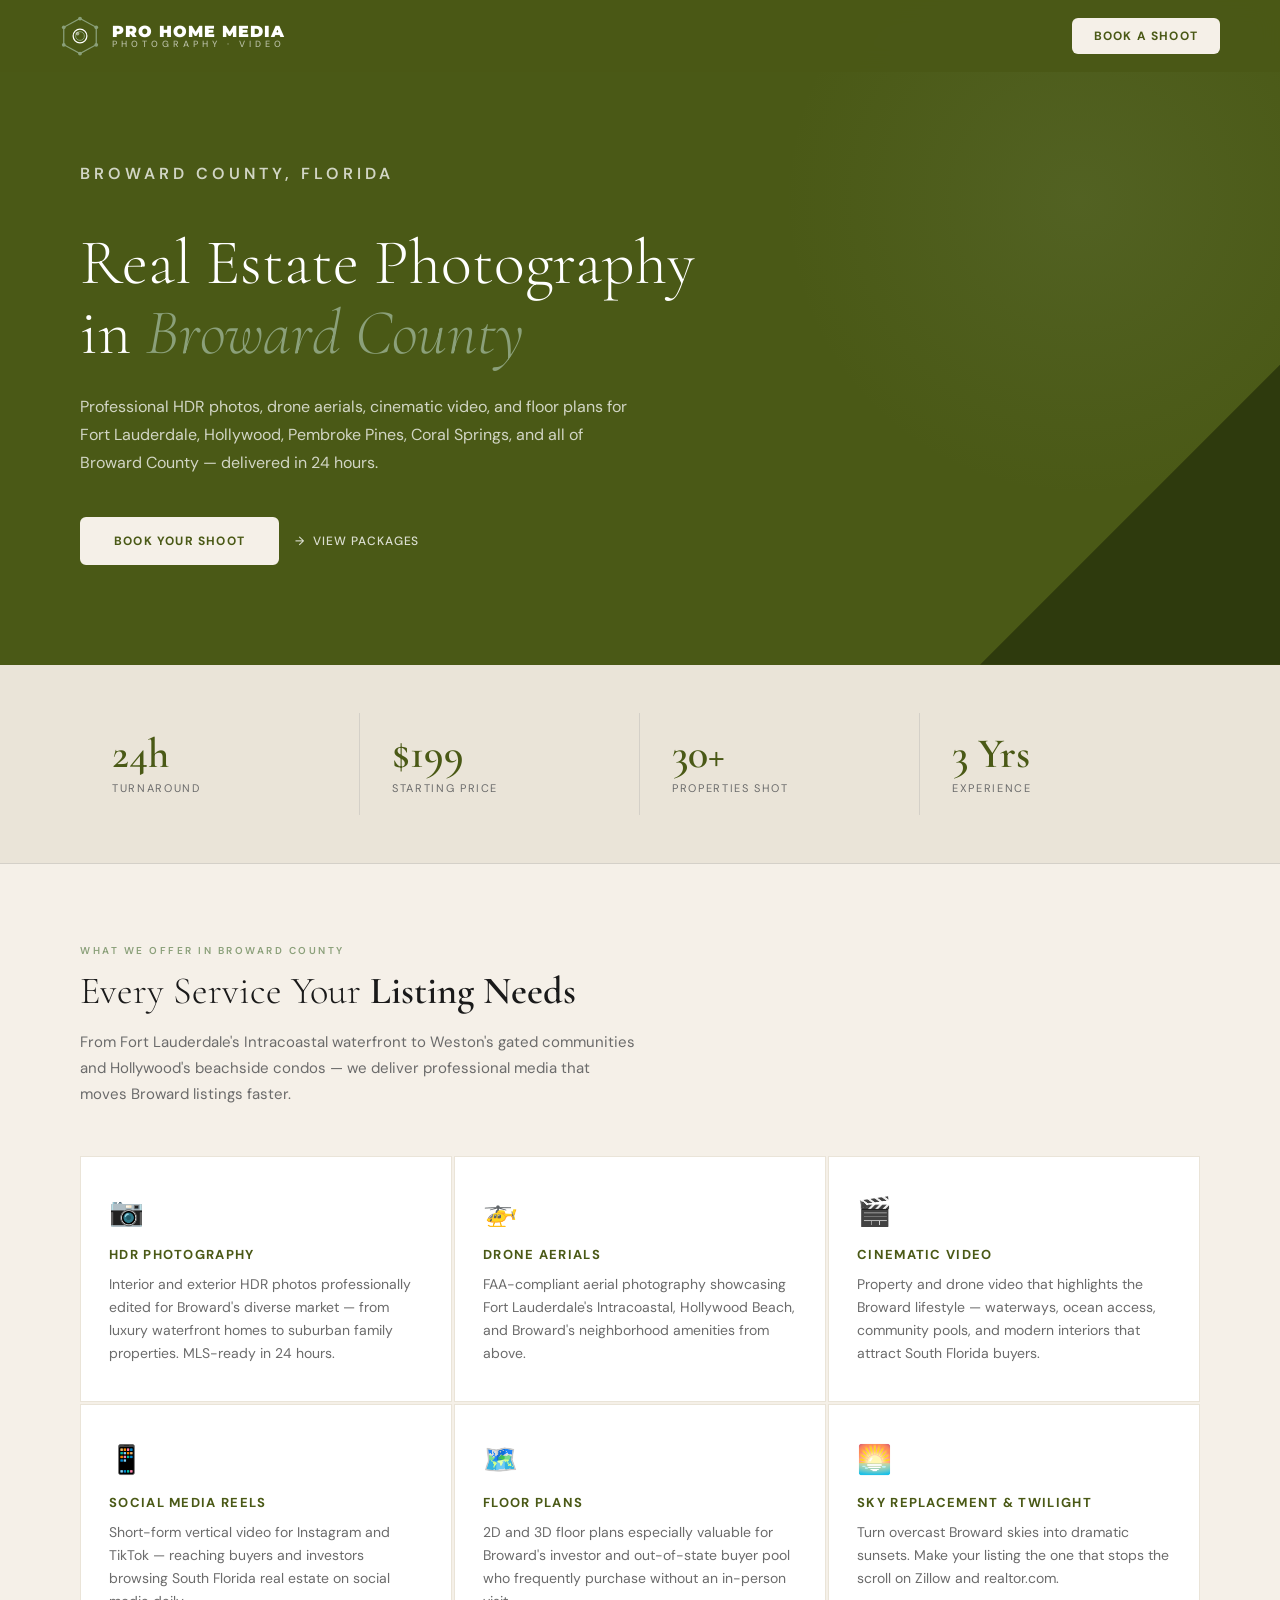
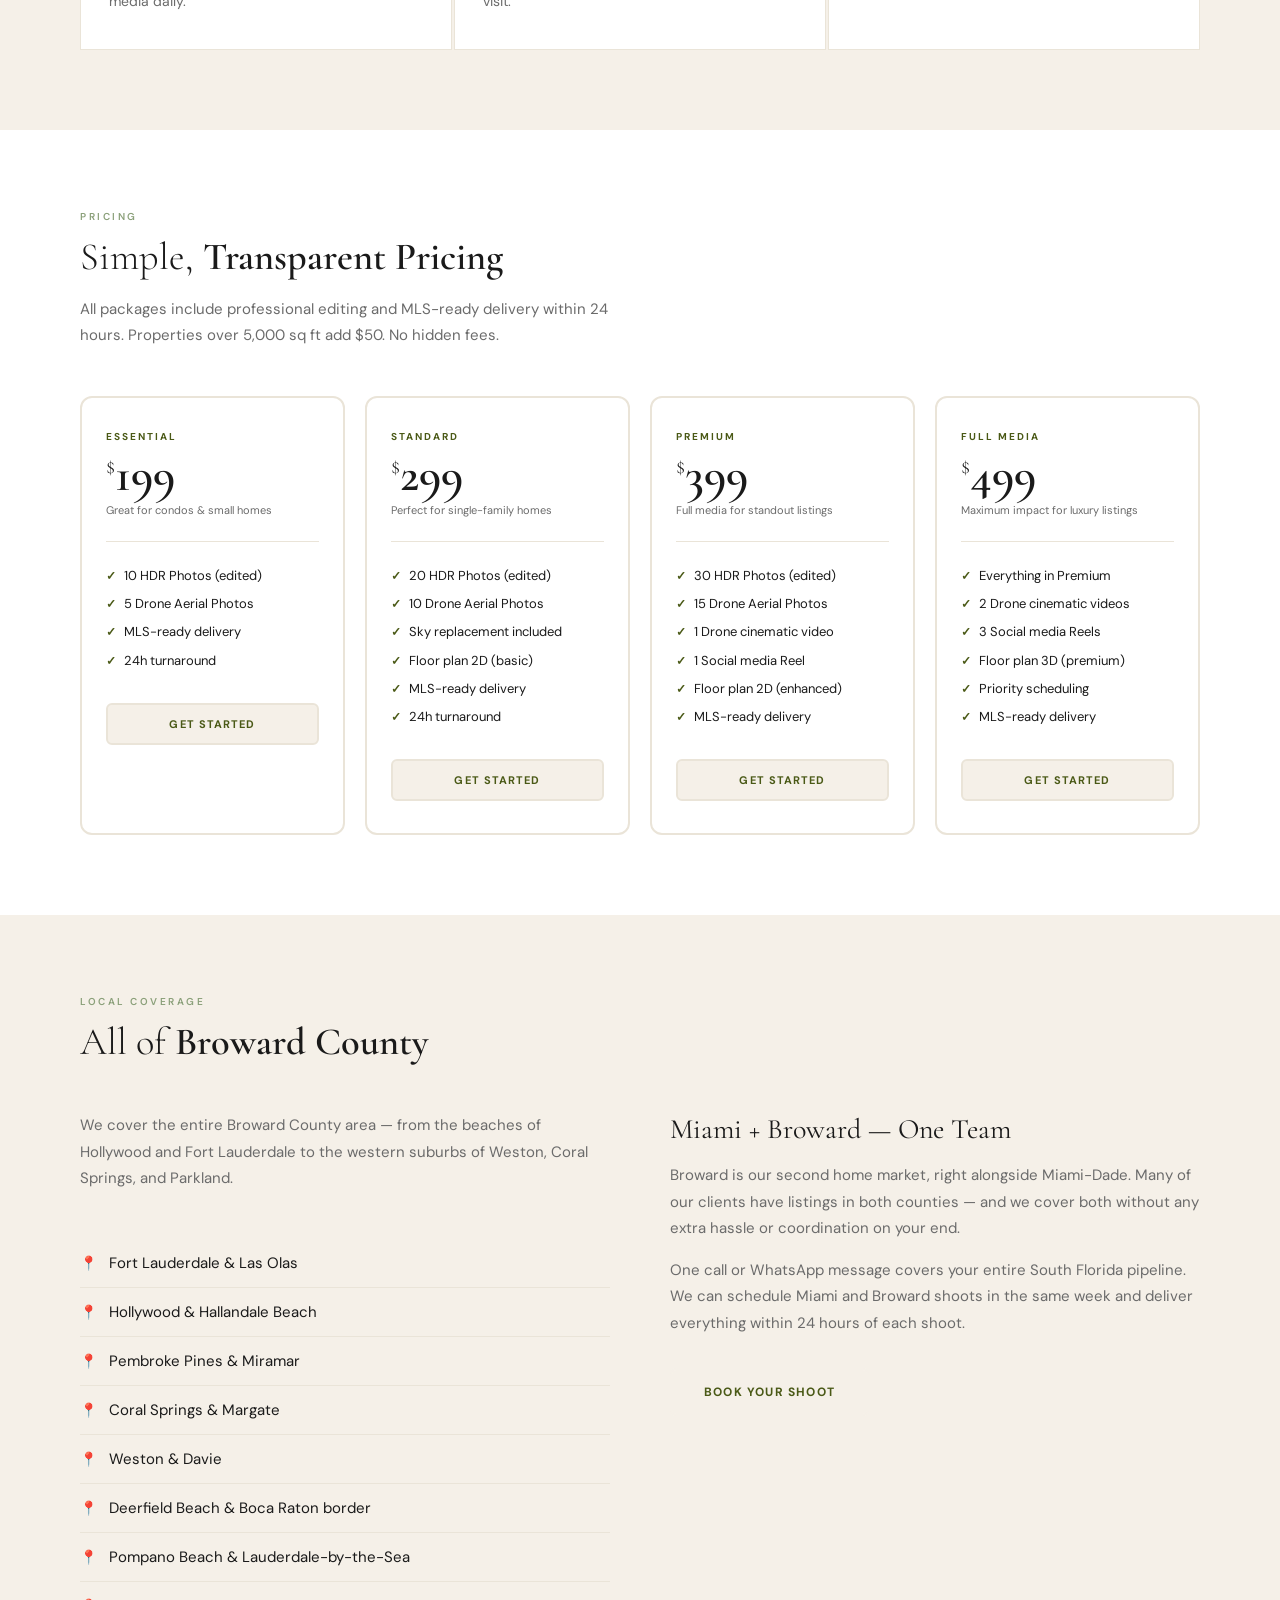
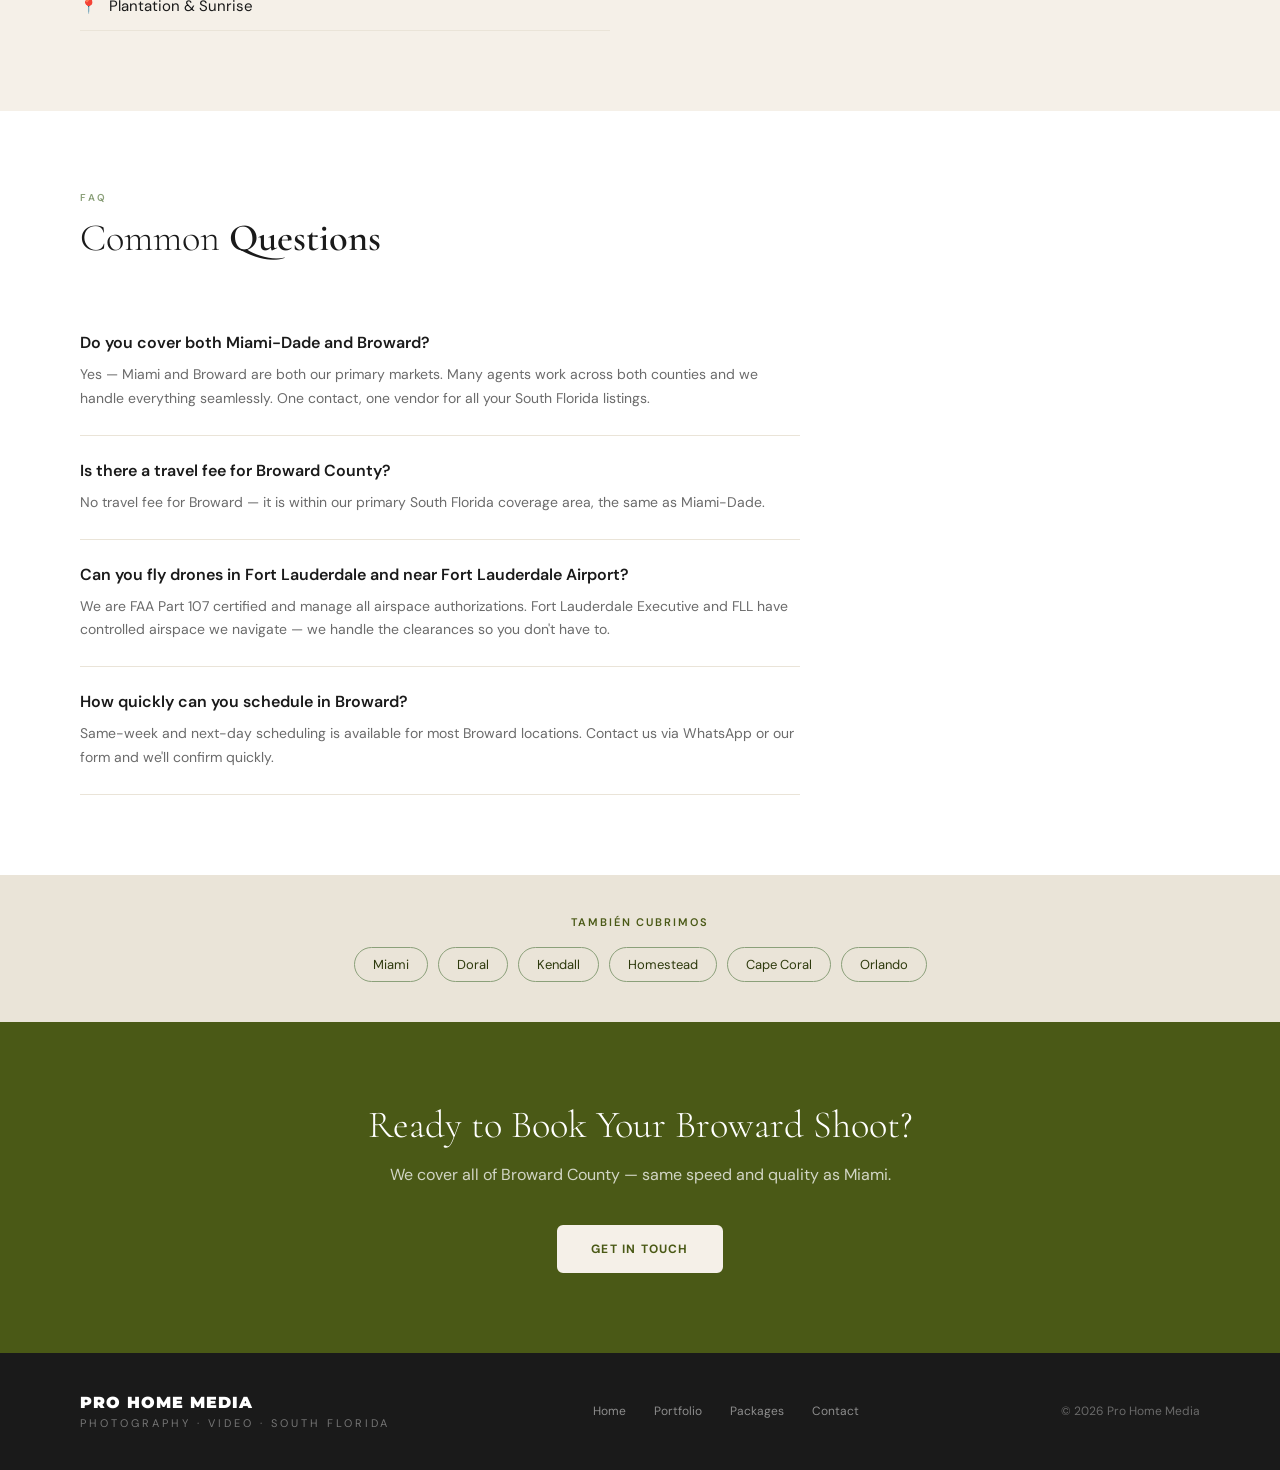
<file: real-estate-photography-broward.html>
<!DOCTYPE html>
<html lang="en">
<head>
<meta charset="UTF-8">
<meta name="viewport" content="width=device-width, initial-scale=1.0">
<title>Real Estate Photography Broward County FL | Pro Home Media — Fort Lauderdale, Hollywood & More</title>
<meta name="description" content="Professional real estate photography in Broward County FL — Fort Lauderdale, Hollywood, Pembroke Pines, Coral Springs & more. HDR photos, drone aerials, video. 24h delivery. Starting at $199.">
<meta name="author" content="Pro Home Media">
<meta property="og:title" content="Real Estate Photography Broward County FL | Pro Home Media">
<meta property="og:description" content="HDR photos, drone aerials, cinematic video & floor plans for Broward County real estate agents. Fort Lauderdale, Hollywood, Pembroke Pines. 24h delivery.">
<meta property="og:type" content="website">
<meta property="og:url" content="https://prohomemedia.com/real-estate-photography-broward.html">
<meta property="og:image" content="https://prohomemedia.com/og-image.svg">
<meta property="og:site_name" content="Pro Home Media">
<meta name="twitter:card" content="summary_large_image">
<meta name="twitter:title" content="Real Estate Photography Broward County FL | Pro Home Media">
<meta name="twitter:description" content="HDR photos, drone aerials & video for Broward County listings. Fort Lauderdale, Hollywood & more. 24h delivery.">
<meta name="twitter:image" content="https://prohomemedia.com/og-image.svg">
<link rel="canonical" href="https://prohomemedia.com/real-estate-photography-broward.html">
<link rel="icon" type="image/svg+xml" href="data:image/svg+xml,%3Csvg xmlns='http://www.w3.org/2000/svg' viewBox='0 0 64 64'%3E%3Cpolygon points='32,4 58,18 58,46 32,60 6,46 6,18' fill='%234A5916' stroke='%238BA07A' stroke-width='2'/%3E%3Ccircle cx='32' cy='32' r='11' fill='none' stroke='white' stroke-width='2'/%3E%3Ccircle cx='32' cy='32' r='7' fill='none' stroke='%238BA07A' stroke-width='1.5'/%3E%3C/svg%3E">
<link rel="preconnect" href="https://fonts.googleapis.com">
<link rel="preconnect" href="https://fonts.gstatic.com" crossorigin>
<link href="https://fonts.googleapis.com/css2?family=Cormorant+Garamond:ital,wght@0,300;0,400;0,600;1,300;1,400&family=DM+Sans:wght@300;400;500;600;700&family=Montserrat:wght@700;900&display=swap" rel="stylesheet">
<link rel="stylesheet" href="city.css">
<script type="application/ld+json">
{
  "@context": "https://schema.org",
  "@type": "LocalBusiness",
  "@id": "https://prohomemedia.com/#business",
  "name": "Pro Home Media",
  "description": "Professional real estate photography, drone aerials, cinematic video, and floor plans in Broward County FL. 24-hour delivery.",
  "url": "https://prohomemedia.com/real-estate-photography-broward.html",
  "image": "https://prohomemedia.com/og-image.svg",
  "email": "novoaluis19@gmail.com",
  "address": {
    "@type": "PostalAddress",
    "addressLocality": "Fort Lauderdale",
    "addressRegion": "FL",
    "addressCountry": "US"
  },
  "areaServed": [
    { "@type": "City", "name": "Fort Lauderdale" },
    { "@type": "City", "name": "Hollywood" },
    { "@type": "City", "name": "Pembroke Pines" },
    { "@type": "City", "name": "Coral Springs" },
    { "@type": "City", "name": "Miramar" },
    { "@type": "City", "name": "Deerfield Beach" },
    { "@type": "City", "name": "Pompano Beach" },
    { "@type": "City", "name": "Weston" }
  ],
  "priceRange": "$$",
  "hasOfferCatalog": {
    "@type": "OfferCatalog",
    "name": "Real Estate Media Packages",
    "itemListElement": [
      { "@type": "Offer", "name": "Essential", "price": "199", "priceCurrency": "USD" },
      { "@type": "Offer", "name": "Standard", "price": "299", "priceCurrency": "USD" },
      { "@type": "Offer", "name": "Premium", "price": "399", "priceCurrency": "USD" },
      { "@type": "Offer", "name": "Full Media", "price": "499", "priceCurrency": "USD" }
    ]
  }
}
</script>
<script type="application/ld+json">
{
  "@context": "https://schema.org",
  "@type": "BreadcrumbList",
  "itemListElement": [
    { "@type": "ListItem", "position": 1, "name": "Home", "item": "https://prohomemedia.com/" },
    { "@type": "ListItem", "position": 2, "name": "Real Estate Photography Broward County FL", "item": "https://prohomemedia.com/real-estate-photography-broward.html" }
  ]
}
</script>
</head>
<body>

<nav>
  <a href="/" class="nav-logo">
    <svg class="nav-logo-mark" viewBox="0 0 64 64" xmlns="http://www.w3.org/2000/svg">
      <polygon points="32,4 58,18 58,46 32,60 6,46 6,18" stroke="#8BA07A" stroke-width="2" fill="none"/>
      <circle cx="32" cy="32" r="11" fill="none" stroke="white" stroke-width="2"/>
      <circle cx="32" cy="32" r="7" fill="none" stroke="#8BA07A" stroke-width="1.5"/>
      <circle cx="28" cy="28" r="3" fill="white" opacity="0.5"/>
      <circle cx="32" cy="4" r="3" fill="#8BA07A"/>
      <circle cx="58" cy="18" r="3" fill="#8BA07A"/>
      <circle cx="58" cy="46" r="3" fill="#8BA07A"/>
      <circle cx="32" cy="60" r="3" fill="#8BA07A"/>
      <circle cx="6" cy="46" r="3" fill="#8BA07A"/>
      <circle cx="6" cy="18" r="3" fill="#8BA07A"/>
    </svg>
    <div class="nav-brand">
      <span class="nav-brand-main">PRO HOME MEDIA</span>
      <span class="nav-brand-sub">Photography · Video</span>
    </div>
  </a>
  <a href="/#contact" class="nav-cta">Book a Shoot</a>
</nav>

<header class="city-hero">
  <p class="hero-eyebrow">Broward County, Florida</p>
  <h1>Real Estate Photography<br>in <em>Broward County</em></h1>
  <p>Professional HDR photos, drone aerials, cinematic video, and floor plans for Fort Lauderdale, Hollywood, Pembroke Pines, Coral Springs, and all of Broward County — delivered in 24 hours.</p>
  <div class="hero-btns">
    <a href="/#contact" class="btn-primary">Book Your Shoot</a>
    <a href="/#packages" class="btn-ghost"><span>→</span> View Packages</a>
  </div>
</header>

<div class="city-stats">
  <div class="stat-item"><div class="stat-num">24h</div><div class="stat-label">Turnaround</div></div>
  <div class="stat-item"><div class="stat-num">$199</div><div class="stat-label">Starting Price</div></div>
  <div class="stat-item"><div class="stat-num">30+</div><div class="stat-label">Properties Shot</div></div>
  <div class="stat-item"><div class="stat-num">3 Yrs</div><div class="stat-label">Experience</div></div>
</div>

<section class="services-bg">
  <p class="section-eyebrow">What We Offer in Broward County</p>
  <h2 class="section-title">Every Service Your <strong>Listing Needs</strong></h2>
  <p class="section-desc">From Fort Lauderdale's Intracoastal waterfront to Weston's gated communities and Hollywood's beachside condos — we deliver professional media that moves Broward listings faster.</p>
  <div class="services-grid">
    <div class="service-card">
      <div class="service-icon">📷</div>
      <div class="service-name">HDR Photography</div>
      <div class="service-desc">Interior and exterior HDR photos professionally edited for Broward's diverse market — from luxury waterfront homes to suburban family properties. MLS-ready in 24 hours.</div>
    </div>
    <div class="service-card">
      <div class="service-icon">🚁</div>
      <div class="service-name">Drone Aerials</div>
      <div class="service-desc">FAA-compliant aerial photography showcasing Fort Lauderdale's Intracoastal, Hollywood Beach, and Broward's neighborhood amenities from above.</div>
    </div>
    <div class="service-card">
      <div class="service-icon">🎬</div>
      <div class="service-name">Cinematic Video</div>
      <div class="service-desc">Property and drone video that highlights the Broward lifestyle — waterways, ocean access, community pools, and modern interiors that attract South Florida buyers.</div>
    </div>
    <div class="service-card">
      <div class="service-icon">📱</div>
      <div class="service-name">Social Media Reels</div>
      <div class="service-desc">Short-form vertical video for Instagram and TikTok — reaching buyers and investors browsing South Florida real estate on social media daily.</div>
    </div>
    <div class="service-card">
      <div class="service-icon">🗺️</div>
      <div class="service-name">Floor Plans</div>
      <div class="service-desc">2D and 3D floor plans especially valuable for Broward's investor and out-of-state buyer pool who frequently purchase without an in-person visit.</div>
    </div>
    <div class="service-card">
      <div class="service-icon">🌅</div>
      <div class="service-name">Sky Replacement & Twilight</div>
      <div class="service-desc">Turn overcast Broward skies into dramatic sunsets. Make your listing the one that stops the scroll on Zillow and realtor.com.</div>
    </div>
  </div>
</section>

<section>
  <p class="section-eyebrow">Pricing</p>
  <h2 class="section-title">Simple, <strong>Transparent Pricing</strong></h2>
  <p class="section-desc">All packages include professional editing and MLS-ready delivery within 24 hours. Properties over 5,000 sq ft add $50. No hidden fees.</p>
  <div class="packages-grid">
    <div class="pkg-card">
      <div class="pkg-name">Essential</div>
      <div class="pkg-price"><span>$</span>199</div>
      <div class="pkg-sub">Great for condos & small homes</div>
      <div class="pkg-divider"></div>
      <ul class="pkg-features">
        <li>10 HDR Photos (edited)</li>
        <li>5 Drone Aerial Photos</li>
        <li>MLS-ready delivery</li>
        <li>24h turnaround</li>
      </ul>
      <a href="/#contact" class="pkg-btn">Get Started</a>
    </div>
    <div class="pkg-card">
      <div class="pkg-name">Standard</div>
      <div class="pkg-price"><span>$</span>299</div>
      <div class="pkg-sub">Perfect for single-family homes</div>
      <div class="pkg-divider"></div>
      <ul class="pkg-features">
        <li>20 HDR Photos (edited)</li>
        <li>10 Drone Aerial Photos</li>
        <li>Sky replacement included</li>
        <li>Floor plan 2D (basic)</li>
        <li>MLS-ready delivery</li>
        <li>24h turnaround</li>
      </ul>
      <a href="/#contact" class="pkg-btn">Get Started</a>
    </div>
    <div class="pkg-card">
      <div class="pkg-name">Premium</div>
      <div class="pkg-price"><span>$</span>399</div>
      <div class="pkg-sub">Full media for standout listings</div>
      <div class="pkg-divider"></div>
      <ul class="pkg-features">
        <li>30 HDR Photos (edited)</li>
        <li>15 Drone Aerial Photos</li>
        <li>1 Drone cinematic video</li>
        <li>1 Social media Reel</li>
        <li>Floor plan 2D (enhanced)</li>
        <li>MLS-ready delivery</li>
      </ul>
      <a href="/#contact" class="pkg-btn">Get Started</a>
    </div>
    <div class="pkg-card">
      <div class="pkg-name">Full Media</div>
      <div class="pkg-price"><span>$</span>499</div>
      <div class="pkg-sub">Maximum impact for luxury listings</div>
      <div class="pkg-divider"></div>
      <ul class="pkg-features">
        <li>Everything in Premium</li>
        <li>2 Drone cinematic videos</li>
        <li>3 Social media Reels</li>
        <li>Floor plan 3D (premium)</li>
        <li>Priority scheduling</li>
        <li>MLS-ready delivery</li>
      </ul>
      <a href="/#contact" class="pkg-btn">Get Started</a>
    </div>
  </div>
</section>

<section class="local-bg">
  <p class="section-eyebrow">Local Coverage</p>
  <h2 class="section-title">All of <strong>Broward County</strong></h2>
  <div class="local-grid">
    <div>
      <p class="section-desc">We cover the entire Broward County area — from the beaches of Hollywood and Fort Lauderdale to the western suburbs of Weston, Coral Springs, and Parkland.</p>
      <ul class="local-areas">
        <li>Fort Lauderdale & Las Olas</li>
        <li>Hollywood & Hallandale Beach</li>
        <li>Pembroke Pines & Miramar</li>
        <li>Coral Springs & Margate</li>
        <li>Weston & Davie</li>
        <li>Deerfield Beach & Boca Raton border</li>
        <li>Pompano Beach & Lauderdale-by-the-Sea</li>
        <li>Plantation & Sunrise</li>
      </ul>
    </div>
    <div class="local-why">
      <h3>Miami + Broward — One Team</h3>
      <p>Broward is our second home market, right alongside Miami-Dade. Many of our clients have listings in both counties — and we cover both without any extra hassle or coordination on your end.</p>
      <p>One call or WhatsApp message covers your entire South Florida pipeline. We can schedule Miami and Broward shoots in the same week and deliver everything within 24 hours of each shoot.</p>
      <a href="/#contact" class="btn-primary" style="display:inline-block; margin-top:16px;">Book Your Shoot</a>
    </div>
  </div>
</section>

<section>
  <p class="section-eyebrow">FAQ</p>
  <h2 class="section-title">Common <strong>Questions</strong></h2>
  <div class="faq-list">
    <div class="faq-item">
      <div class="faq-q">Do you cover both Miami-Dade and Broward?</div>
      <div class="faq-a">Yes — Miami and Broward are both our primary markets. Many agents work across both counties and we handle everything seamlessly. One contact, one vendor for all your South Florida listings.</div>
    </div>
    <div class="faq-item">
      <div class="faq-q">Is there a travel fee for Broward County?</div>
      <div class="faq-a">No travel fee for Broward — it is within our primary South Florida coverage area, the same as Miami-Dade.</div>
    </div>
    <div class="faq-item">
      <div class="faq-q">Can you fly drones in Fort Lauderdale and near Fort Lauderdale Airport?</div>
      <div class="faq-a">We are FAA Part 107 certified and manage all airspace authorizations. Fort Lauderdale Executive and FLL have controlled airspace we navigate — we handle the clearances so you don't have to.</div>
    </div>
    <div class="faq-item">
      <div class="faq-q">How quickly can you schedule in Broward?</div>
      <div class="faq-a">Same-week and next-day scheduling is available for most Broward locations. Contact us via WhatsApp or our form and we'll confirm quickly.</div>
    </div>
  </div>
</section>

<div class="also-covers">
  <p>También cubrimos</p>
  <div class="also-links">
    <a href="/real-estate-photography-miami.html">Miami</a>
    <a href="/real-estate-photography-doral.html">Doral</a>
    <a href="/real-estate-photography-kendall.html">Kendall</a>
    <a href="/real-estate-photography-homestead.html">Homestead</a>
    <a href="/real-estate-photography-cape-coral.html">Cape Coral</a>
    <a href="/real-estate-photography-orlando.html">Orlando</a>
  </div>
</div>

<div class="cta-band">
  <h2>Ready to Book Your Broward Shoot?</h2>
  <p>We cover all of Broward County — same speed and quality as Miami.</p>
  <a href="/#contact" class="btn-primary">Get in Touch</a>
</div>

<footer>
  <div>
    <div class="footer-brand">PRO HOME MEDIA</div>
    <div class="footer-sub">Photography · Video · South Florida</div>
  </div>
  <div class="footer-links">
    <a href="/">Home</a>
    <a href="/portfolio.html">Portfolio</a>
    <a href="/#packages">Packages</a>
    <a href="/#contact">Contact</a>
  </div>
  <div class="footer-copy">© 2026 Pro Home Media</div>
</footer>

</body>
</html>
</file>
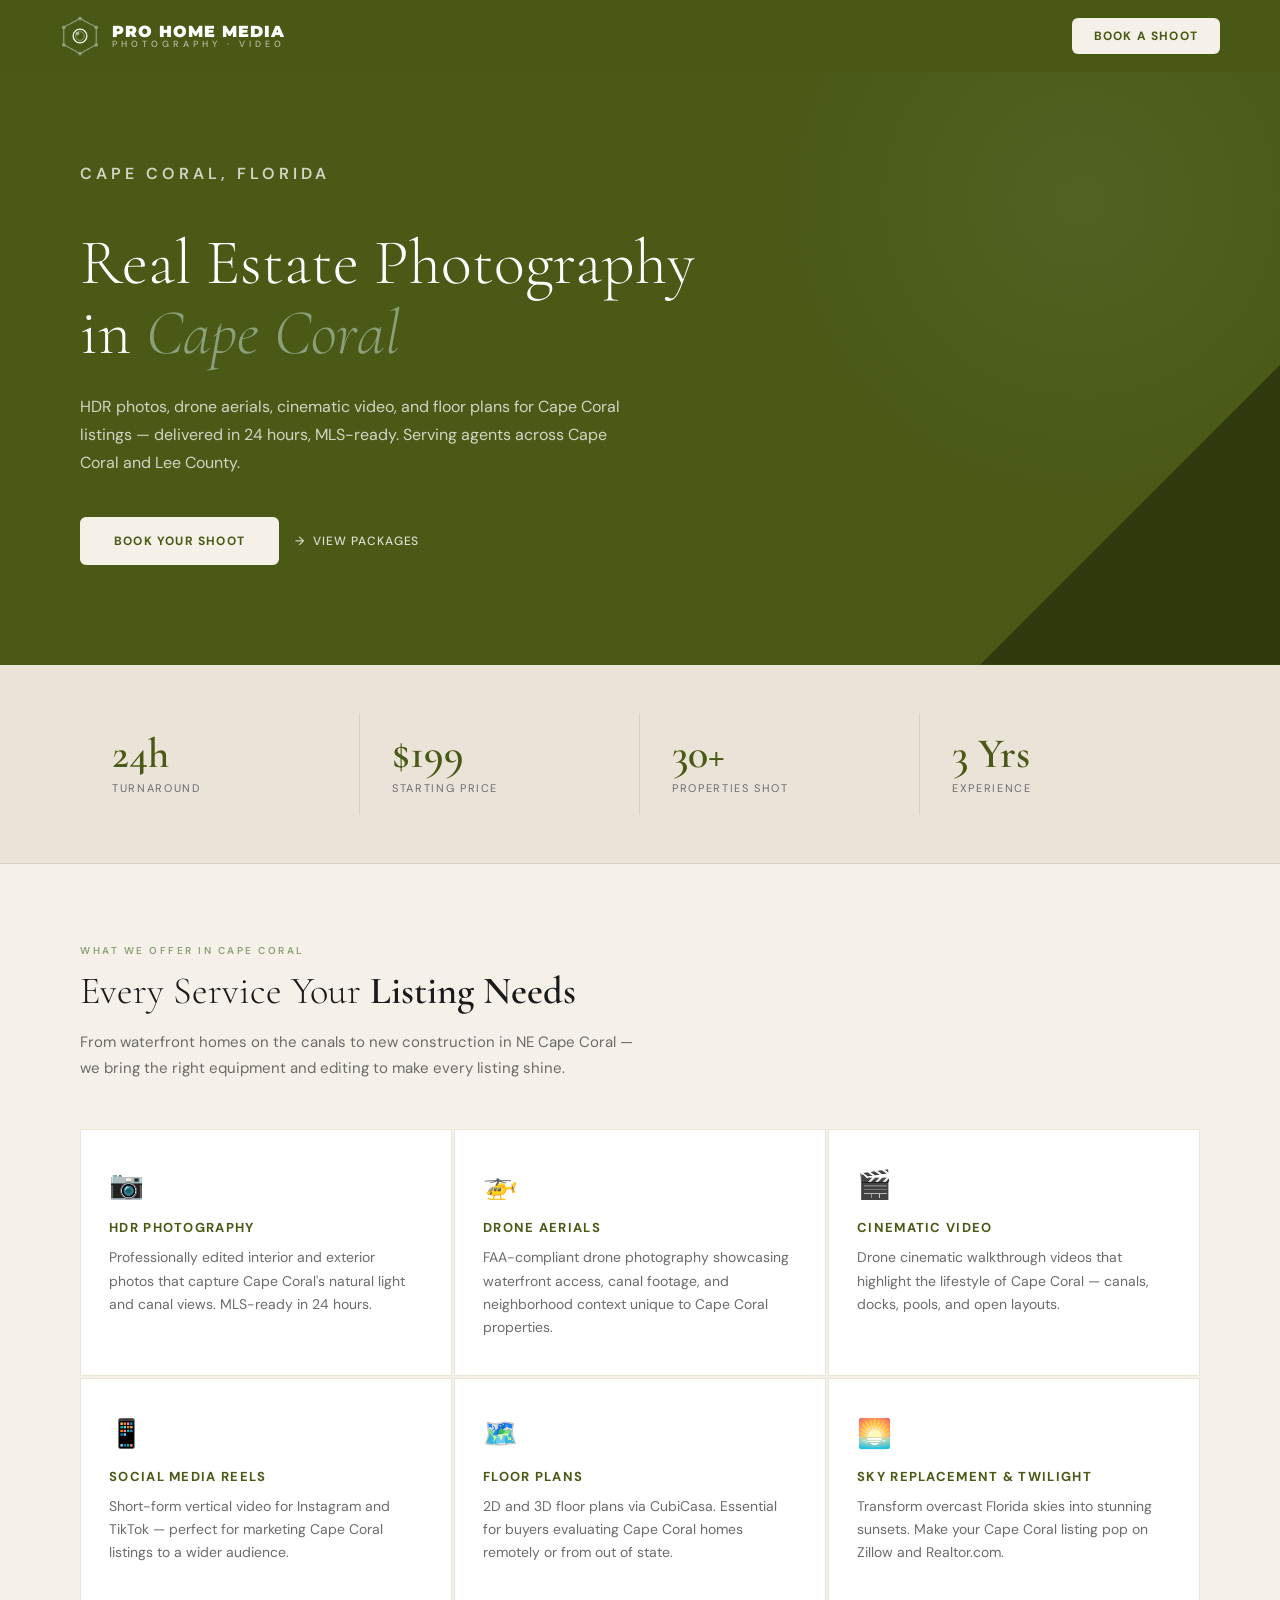
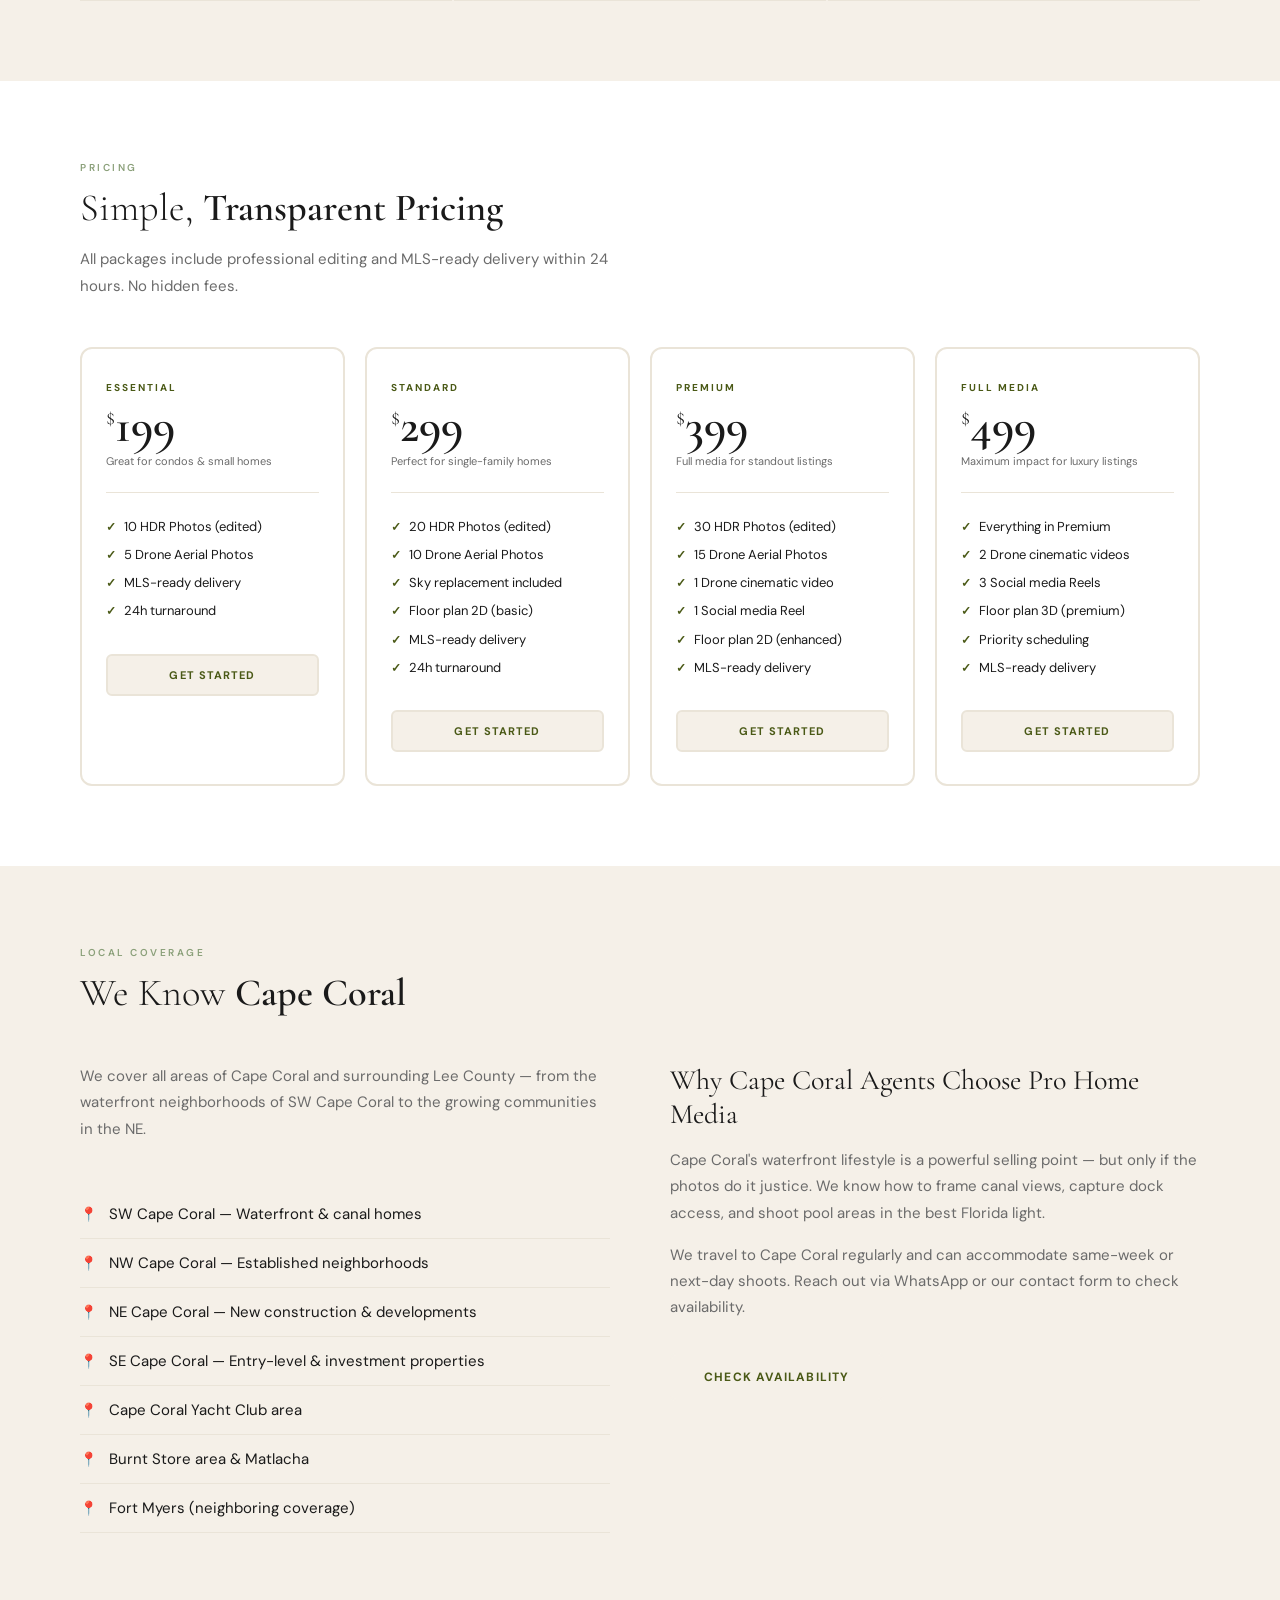
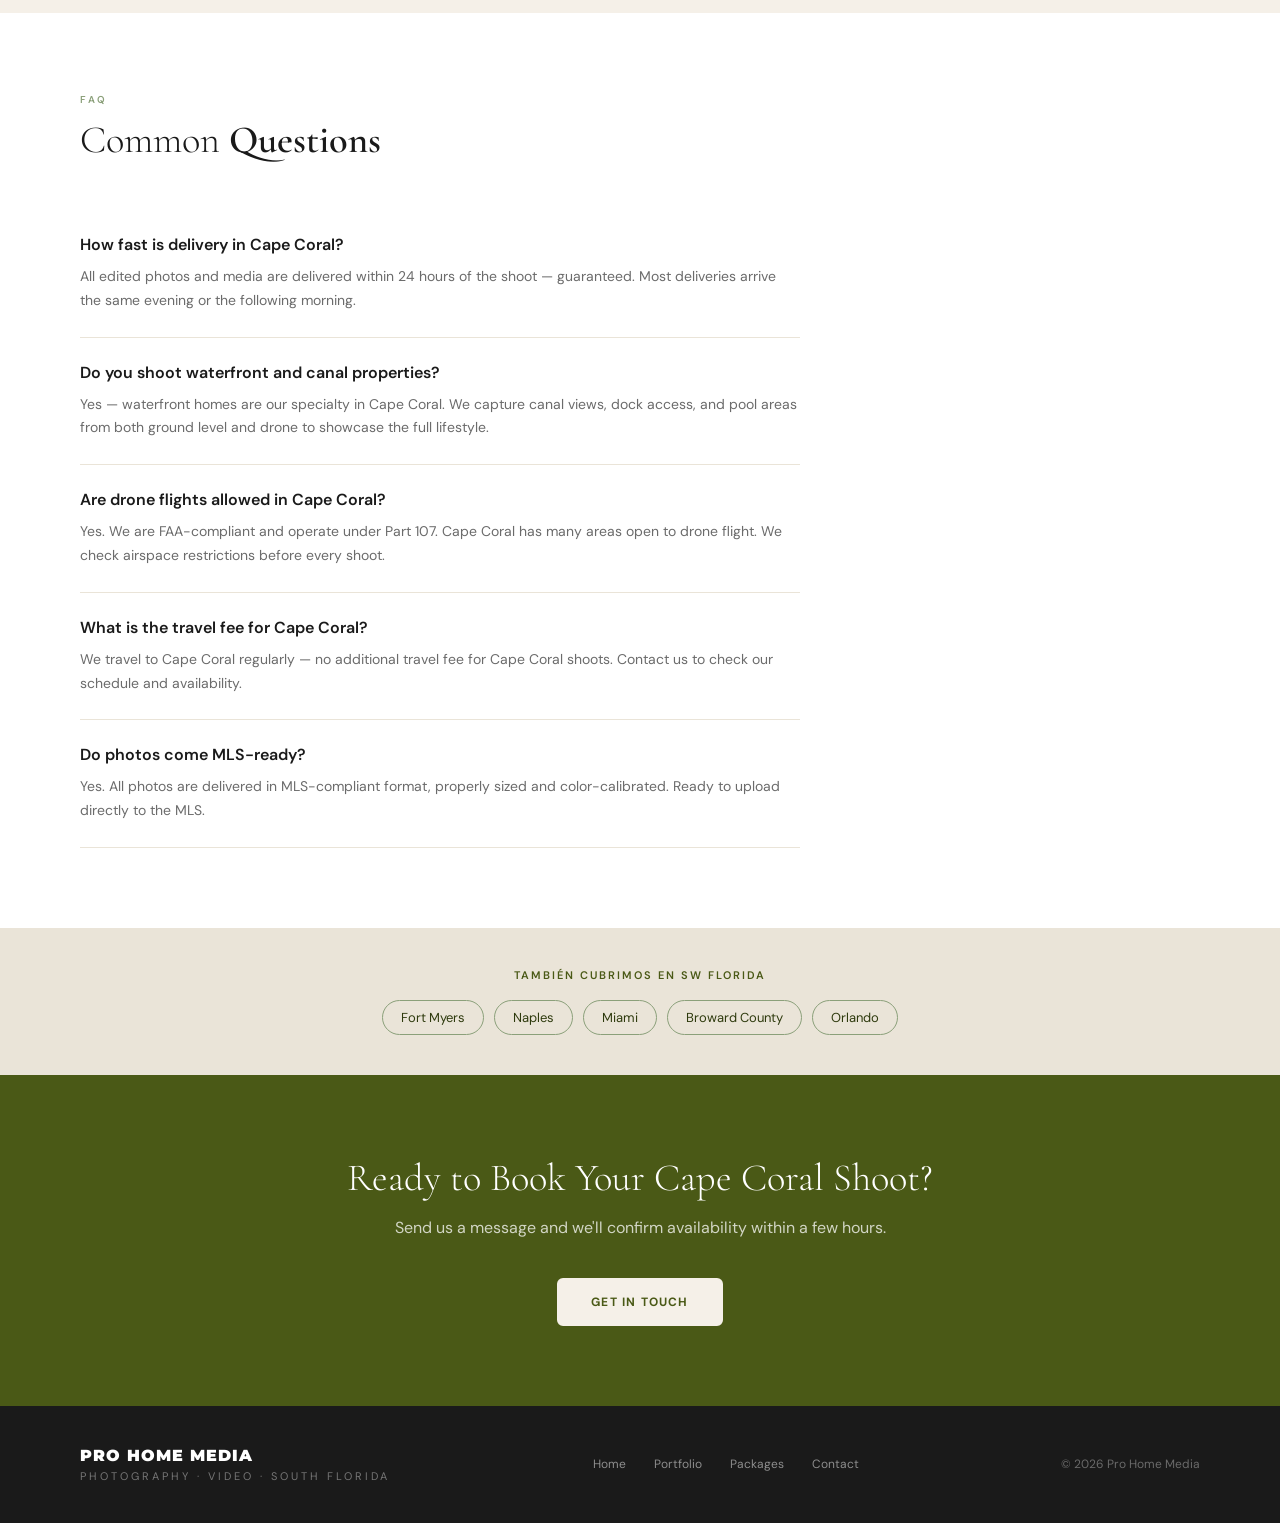
<file: real-estate-photography-cape-coral.html>
<!DOCTYPE html>
<html lang="en">
<head>
<meta charset="UTF-8">
<meta name="viewport" content="width=device-width, initial-scale=1.0">
<title>Real Estate Photography Cape Coral FL | Pro Home Media — HDR, Drone & Video</title>
<meta name="description" content="Professional real estate photography in Cape Coral, FL. HDR photos, drone aerials, cinematic video, and floor plans. 24-hour delivery. Starting at $199. Book today.">
<meta name="author" content="Pro Home Media">
<meta property="og:title" content="Real Estate Photography Cape Coral FL | Pro Home Media">
<meta property="og:description" content="HDR photos, drone aerials, cinematic video & floor plans for Cape Coral real estate agents. 24h delivery. Starting at $199.">
<meta property="og:type" content="website">
<meta property="og:url" content="https://prohomemedia.com/real-estate-photography-cape-coral.html">
<meta property="og:image" content="https://prohomemedia.com/og-image.svg">
<meta property="og:site_name" content="Pro Home Media">
<meta name="twitter:card" content="summary_large_image">
<meta name="twitter:title" content="Real Estate Photography Cape Coral FL | Pro Home Media">
<meta name="twitter:description" content="HDR photos, drone aerials, cinematic video & floor plans for Cape Coral listings. 24h delivery.">
<meta name="twitter:image" content="https://prohomemedia.com/og-image.svg">
<link rel="canonical" href="https://prohomemedia.com/real-estate-photography-cape-coral.html">
<link rel="icon" type="image/svg+xml" href="data:image/svg+xml,%3Csvg xmlns='http://www.w3.org/2000/svg' viewBox='0 0 64 64'%3E%3Cpolygon points='32,4 58,18 58,46 32,60 6,46 6,18' fill='%234A5916' stroke='%238BA07A' stroke-width='2'/%3E%3Ccircle cx='32' cy='32' r='11' fill='none' stroke='white' stroke-width='2'/%3E%3Ccircle cx='32' cy='32' r='7' fill='none' stroke='%238BA07A' stroke-width='1.5'/%3E%3C/svg%3E">
<link rel="preconnect" href="https://fonts.googleapis.com">
<link rel="preconnect" href="https://fonts.gstatic.com" crossorigin>
<link href="https://fonts.googleapis.com/css2?family=Cormorant+Garamond:ital,wght@0,300;0,400;0,600;1,300;1,400&family=DM+Sans:wght@300;400;500;600;700&family=Montserrat:wght@700;900&display=swap" rel="stylesheet">
<link rel="stylesheet" href="city.css">
<script type="application/ld+json">
{
  "@context": "https://schema.org",
  "@type": "LocalBusiness",
  "@id": "https://prohomemedia.com/#business",
  "name": "Pro Home Media",
  "description": "Professional real estate photography, drone aerials, cinematic video, and floor plans in Cape Coral, FL. 24-hour delivery.",
  "url": "https://prohomemedia.com/real-estate-photography-cape-coral.html",
  "image": "https://prohomemedia.com/og-image.svg",
  "email": "novoaluis19@gmail.com",
  "address": {
    "@type": "PostalAddress",
    "addressLocality": "Cape Coral",
    "addressRegion": "FL",
    "addressCountry": "US"
  },
  "areaServed": { "@type": "City", "name": "Cape Coral" },
  "priceRange": "$$",
  "hasOfferCatalog": {
    "@type": "OfferCatalog",
    "name": "Real Estate Media Packages",
    "itemListElement": [
      { "@type": "Offer", "name": "Essential", "price": "199", "priceCurrency": "USD" },
      { "@type": "Offer", "name": "Standard", "price": "299", "priceCurrency": "USD" },
      { "@type": "Offer", "name": "Premium", "price": "399", "priceCurrency": "USD" },
      { "@type": "Offer", "name": "Full Media", "price": "499", "priceCurrency": "USD" }
    ]
  }
}
</script>
<script type="application/ld+json">
{
  "@context": "https://schema.org",
  "@type": "BreadcrumbList",
  "itemListElement": [
    { "@type": "ListItem", "position": 1, "name": "Home", "item": "https://prohomemedia.com/" },
    { "@type": "ListItem", "position": 2, "name": "Real Estate Photography Cape Coral FL", "item": "https://prohomemedia.com/real-estate-photography-cape-coral.html" }
  ]
}
</script>
</head>
<body>

<nav>
  <a href="/" class="nav-logo">
    <svg class="nav-logo-mark" viewBox="0 0 64 64" xmlns="http://www.w3.org/2000/svg">
      <polygon points="32,4 58,18 58,46 32,60 6,46 6,18" stroke="#8BA07A" stroke-width="2" fill="none"/>
      <circle cx="32" cy="32" r="11" fill="none" stroke="white" stroke-width="2"/>
      <circle cx="32" cy="32" r="7" fill="none" stroke="#8BA07A" stroke-width="1.5"/>
      <circle cx="28" cy="28" r="3" fill="white" opacity="0.5"/>
      <circle cx="32" cy="4" r="3" fill="#8BA07A"/>
      <circle cx="58" cy="18" r="3" fill="#8BA07A"/>
      <circle cx="58" cy="46" r="3" fill="#8BA07A"/>
      <circle cx="32" cy="60" r="3" fill="#8BA07A"/>
      <circle cx="6" cy="46" r="3" fill="#8BA07A"/>
      <circle cx="6" cy="18" r="3" fill="#8BA07A"/>
    </svg>
    <div class="nav-brand">
      <span class="nav-brand-main">PRO HOME MEDIA</span>
      <span class="nav-brand-sub">Photography · Video</span>
    </div>
  </a>
  <a href="/#contact" class="nav-cta">Book a Shoot</a>
</nav>

<header class="city-hero">
  <p class="hero-eyebrow">Cape Coral, Florida</p>
  <h1>Real Estate Photography<br>in <em>Cape Coral</em></h1>
  <p>HDR photos, drone aerials, cinematic video, and floor plans for Cape Coral listings — delivered in 24 hours, MLS-ready. Serving agents across Cape Coral and Lee County.</p>
  <div class="hero-btns">
    <a href="/#contact" class="btn-primary">Book Your Shoot</a>
    <a href="/#packages" class="btn-ghost"><span>→</span> View Packages</a>
  </div>
</header>

<div class="city-stats">
  <div class="stat-item">
    <div class="stat-num">24h</div>
    <div class="stat-label">Turnaround</div>
  </div>
  <div class="stat-item">
    <div class="stat-num">$199</div>
    <div class="stat-label">Starting Price</div>
  </div>
  <div class="stat-item">
    <div class="stat-num">30+</div>
    <div class="stat-label">Properties Shot</div>
  </div>
  <div class="stat-item">
    <div class="stat-num">3 Yrs</div>
    <div class="stat-label">Experience</div>
  </div>
</div>

<section class="services-bg">
  <p class="section-eyebrow">What We Offer in Cape Coral</p>
  <h2 class="section-title">Every Service Your <strong>Listing Needs</strong></h2>
  <p class="section-desc">From waterfront homes on the canals to new construction in NE Cape Coral — we bring the right equipment and editing to make every listing shine.</p>
  <div class="services-grid">
    <div class="service-card">
      <div class="service-icon">📷</div>
      <div class="service-name">HDR Photography</div>
      <div class="service-desc">Professionally edited interior and exterior photos that capture Cape Coral's natural light and canal views. MLS-ready in 24 hours.</div>
    </div>
    <div class="service-card">
      <div class="service-icon">🚁</div>
      <div class="service-name">Drone Aerials</div>
      <div class="service-desc">FAA-compliant drone photography showcasing waterfront access, canal footage, and neighborhood context unique to Cape Coral properties.</div>
    </div>
    <div class="service-card">
      <div class="service-icon">🎬</div>
      <div class="service-name">Cinematic Video</div>
      <div class="service-desc">Drone cinematic walkthrough videos that highlight the lifestyle of Cape Coral — canals, docks, pools, and open layouts.</div>
    </div>
    <div class="service-card">
      <div class="service-icon">📱</div>
      <div class="service-name">Social Media Reels</div>
      <div class="service-desc">Short-form vertical video for Instagram and TikTok — perfect for marketing Cape Coral listings to a wider audience.</div>
    </div>
    <div class="service-card">
      <div class="service-icon">🗺️</div>
      <div class="service-name">Floor Plans</div>
      <div class="service-desc">2D and 3D floor plans via CubiCasa. Essential for buyers evaluating Cape Coral homes remotely or from out of state.</div>
    </div>
    <div class="service-card">
      <div class="service-icon">🌅</div>
      <div class="service-name">Sky Replacement & Twilight</div>
      <div class="service-desc">Transform overcast Florida skies into stunning sunsets. Make your Cape Coral listing pop on Zillow and Realtor.com.</div>
    </div>
  </div>
</section>

<section>
  <p class="section-eyebrow">Pricing</p>
  <h2 class="section-title">Simple, <strong>Transparent Pricing</strong></h2>
  <p class="section-desc">All packages include professional editing and MLS-ready delivery within 24 hours. No hidden fees.</p>
  <div class="packages-grid">
    <div class="pkg-card">
      <div class="pkg-name">Essential</div>
      <div class="pkg-price"><span>$</span>199</div>
      <div class="pkg-sub">Great for condos & small homes</div>
      <div class="pkg-divider"></div>
      <ul class="pkg-features">
        <li>10 HDR Photos (edited)</li>
        <li>5 Drone Aerial Photos</li>
        <li>MLS-ready delivery</li>
        <li>24h turnaround</li>
      </ul>
      <a href="/#contact" class="pkg-btn">Get Started</a>
    </div>
    <div class="pkg-card">
      <div class="pkg-name">Standard</div>
      <div class="pkg-price"><span>$</span>299</div>
      <div class="pkg-sub">Perfect for single-family homes</div>
      <div class="pkg-divider"></div>
      <ul class="pkg-features">
        <li>20 HDR Photos (edited)</li>
        <li>10 Drone Aerial Photos</li>
        <li>Sky replacement included</li>
        <li>Floor plan 2D (basic)</li>
        <li>MLS-ready delivery</li>
        <li>24h turnaround</li>
      </ul>
      <a href="/#contact" class="pkg-btn">Get Started</a>
    </div>
    <div class="pkg-card">
      <div class="pkg-name">Premium</div>
      <div class="pkg-price"><span>$</span>399</div>
      <div class="pkg-sub">Full media for standout listings</div>
      <div class="pkg-divider"></div>
      <ul class="pkg-features">
        <li>30 HDR Photos (edited)</li>
        <li>15 Drone Aerial Photos</li>
        <li>1 Drone cinematic video</li>
        <li>1 Social media Reel</li>
        <li>Floor plan 2D (enhanced)</li>
        <li>MLS-ready delivery</li>
      </ul>
      <a href="/#contact" class="pkg-btn">Get Started</a>
    </div>
    <div class="pkg-card">
      <div class="pkg-name">Full Media</div>
      <div class="pkg-price"><span>$</span>499</div>
      <div class="pkg-sub">Maximum impact for luxury listings</div>
      <div class="pkg-divider"></div>
      <ul class="pkg-features">
        <li>Everything in Premium</li>
        <li>2 Drone cinematic videos</li>
        <li>3 Social media Reels</li>
        <li>Floor plan 3D (premium)</li>
        <li>Priority scheduling</li>
        <li>MLS-ready delivery</li>
      </ul>
      <a href="/#contact" class="pkg-btn">Get Started</a>
    </div>
  </div>
</section>

<section class="local-bg">
  <p class="section-eyebrow">Local Coverage</p>
  <h2 class="section-title">We Know <strong>Cape Coral</strong></h2>
  <div class="local-grid">
    <div>
      <p class="section-desc">We cover all areas of Cape Coral and surrounding Lee County — from the waterfront neighborhoods of SW Cape Coral to the growing communities in the NE.</p>
      <ul class="local-areas">
        <li>SW Cape Coral — Waterfront & canal homes</li>
        <li>NW Cape Coral — Established neighborhoods</li>
        <li>NE Cape Coral — New construction & developments</li>
        <li>SE Cape Coral — Entry-level & investment properties</li>
        <li>Cape Coral Yacht Club area</li>
        <li>Burnt Store area & Matlacha</li>
        <li>Fort Myers (neighboring coverage)</li>
      </ul>
    </div>
    <div class="local-why">
      <h3>Why Cape Coral Agents Choose Pro Home Media</h3>
      <p>Cape Coral's waterfront lifestyle is a powerful selling point — but only if the photos do it justice. We know how to frame canal views, capture dock access, and shoot pool areas in the best Florida light.</p>
      <p>We travel to Cape Coral regularly and can accommodate same-week or next-day shoots. Reach out via WhatsApp or our contact form to check availability.</p>
      <a href="/#contact" class="btn-primary" style="display:inline-block; margin-top:16px;">Check Availability</a>
    </div>
  </div>
</section>

<section>
  <p class="section-eyebrow">FAQ</p>
  <h2 class="section-title">Common <strong>Questions</strong></h2>
  <div class="faq-list">
    <div class="faq-item">
      <div class="faq-q">How fast is delivery in Cape Coral?</div>
      <div class="faq-a">All edited photos and media are delivered within 24 hours of the shoot — guaranteed. Most deliveries arrive the same evening or the following morning.</div>
    </div>
    <div class="faq-item">
      <div class="faq-q">Do you shoot waterfront and canal properties?</div>
      <div class="faq-a">Yes — waterfront homes are our specialty in Cape Coral. We capture canal views, dock access, and pool areas from both ground level and drone to showcase the full lifestyle.</div>
    </div>
    <div class="faq-item">
      <div class="faq-q">Are drone flights allowed in Cape Coral?</div>
      <div class="faq-a">Yes. We are FAA-compliant and operate under Part 107. Cape Coral has many areas open to drone flight. We check airspace restrictions before every shoot.</div>
    </div>
    <div class="faq-item">
      <div class="faq-q">What is the travel fee for Cape Coral?</div>
      <div class="faq-a">We travel to Cape Coral regularly — no additional travel fee for Cape Coral shoots. Contact us to check our schedule and availability.</div>
    </div>
    <div class="faq-item">
      <div class="faq-q">Do photos come MLS-ready?</div>
      <div class="faq-a">Yes. All photos are delivered in MLS-compliant format, properly sized and color-calibrated. Ready to upload directly to the MLS.</div>
    </div>
  </div>
</section>

<div class="also-covers">
  <p>También cubrimos en SW Florida</p>
  <div class="also-links">
    <a href="/real-estate-photography-fort-myers.html">Fort Myers</a>
    <a href="/real-estate-photography-naples.html">Naples</a>
    <a href="/real-estate-photography-miami.html">Miami</a>
    <a href="/real-estate-photography-broward.html">Broward County</a>
    <a href="/real-estate-photography-orlando.html">Orlando</a>
  </div>
</div>

<div class="cta-band">
  <h2>Ready to Book Your Cape Coral Shoot?</h2>
  <p>Send us a message and we'll confirm availability within a few hours.</p>
  <a href="/#contact" class="btn-primary">Get in Touch</a>
</div>

<footer>
  <div>
    <div class="footer-brand">PRO HOME MEDIA</div>
    <div class="footer-sub">Photography · Video · South Florida</div>
  </div>
  <div class="footer-links">
    <a href="/">Home</a>
    <a href="/portfolio.html">Portfolio</a>
    <a href="/#packages">Packages</a>
    <a href="/#contact">Contact</a>
  </div>
  <div class="footer-copy">© 2026 Pro Home Media</div>
</footer>

</body>
</html>
</file>
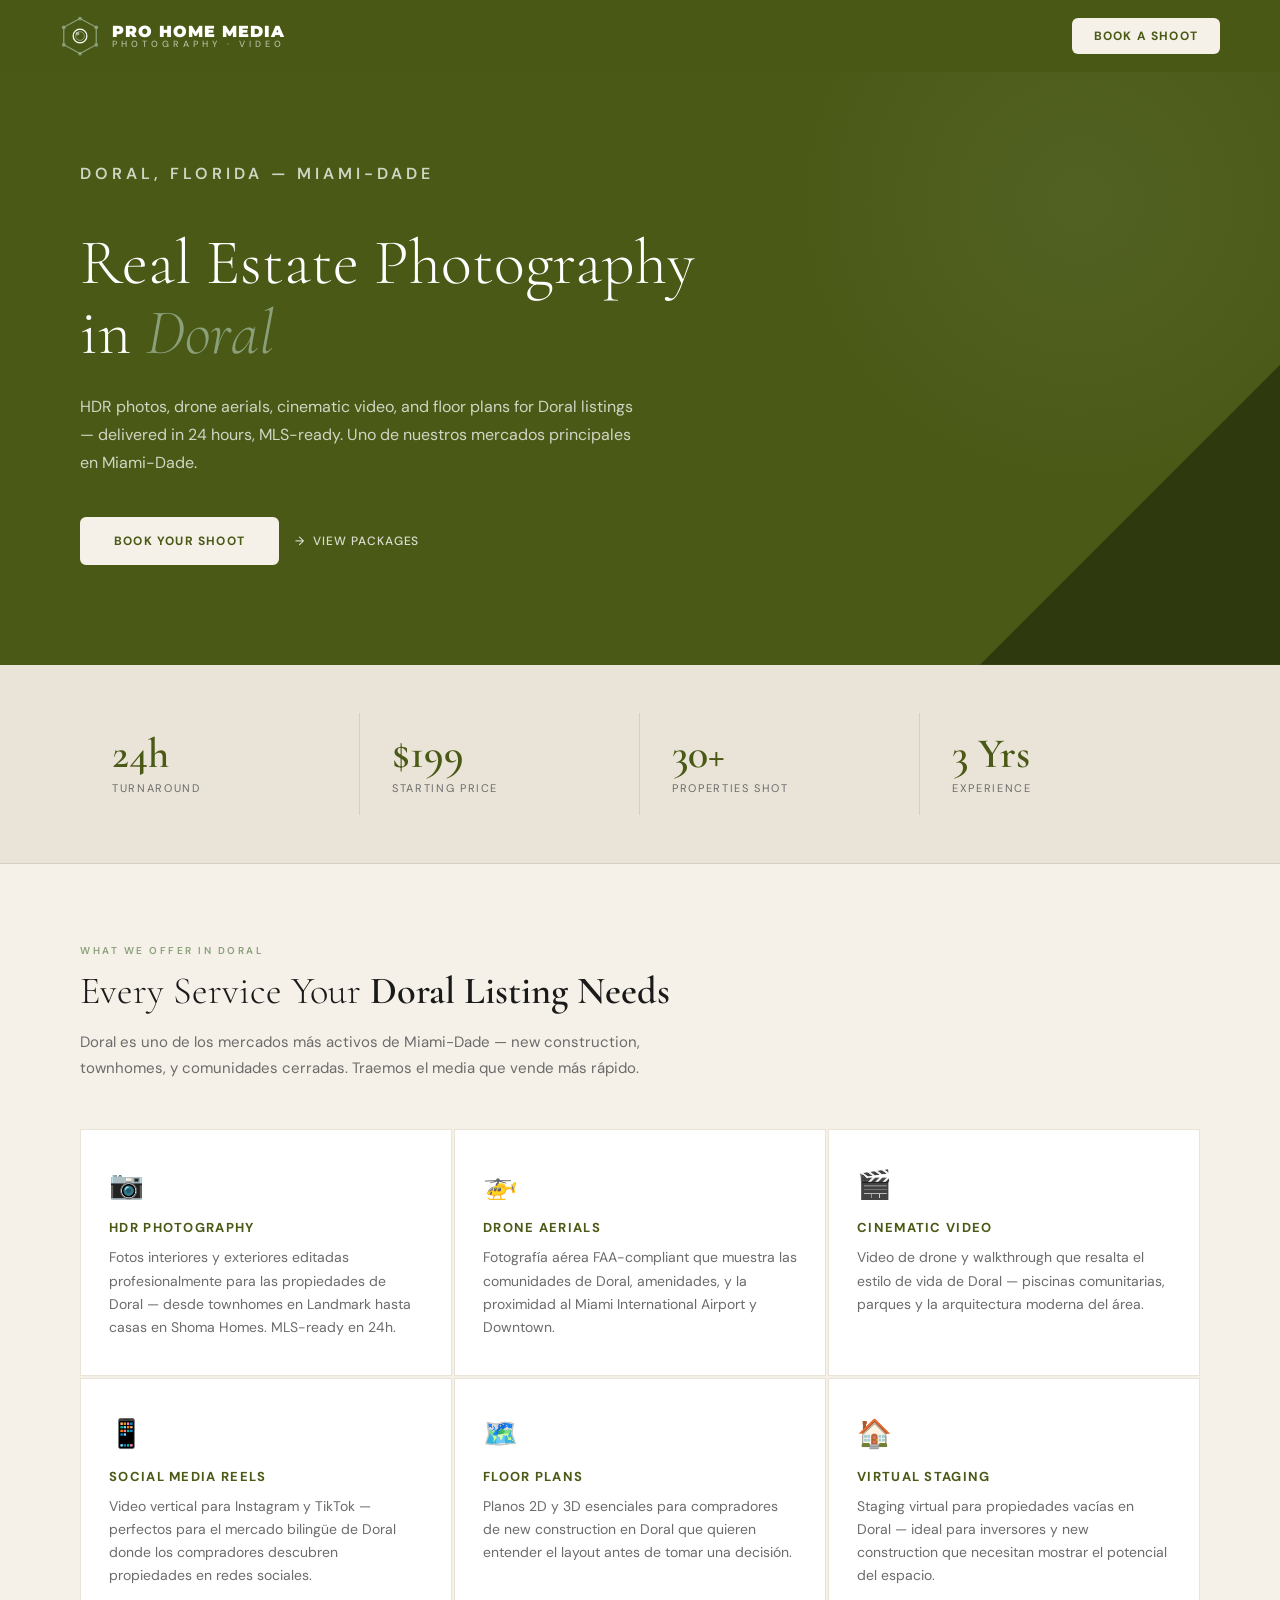
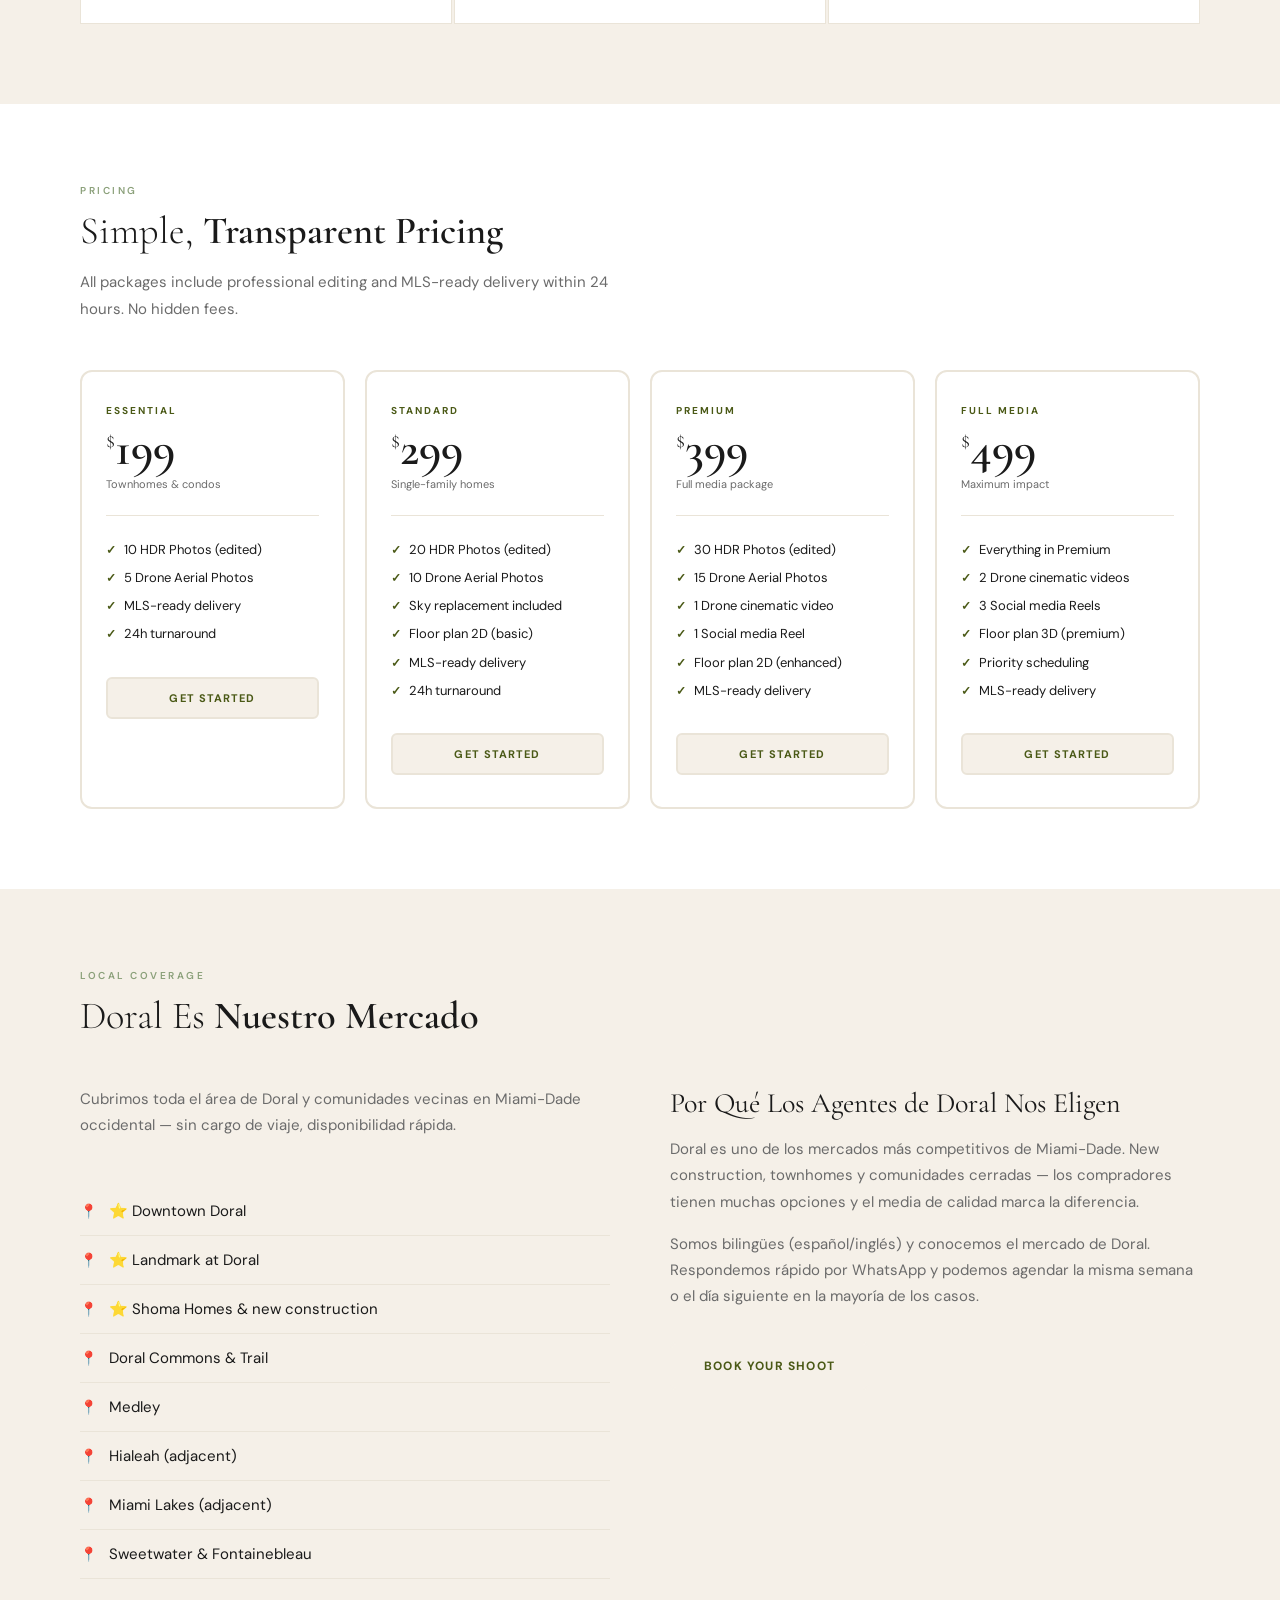
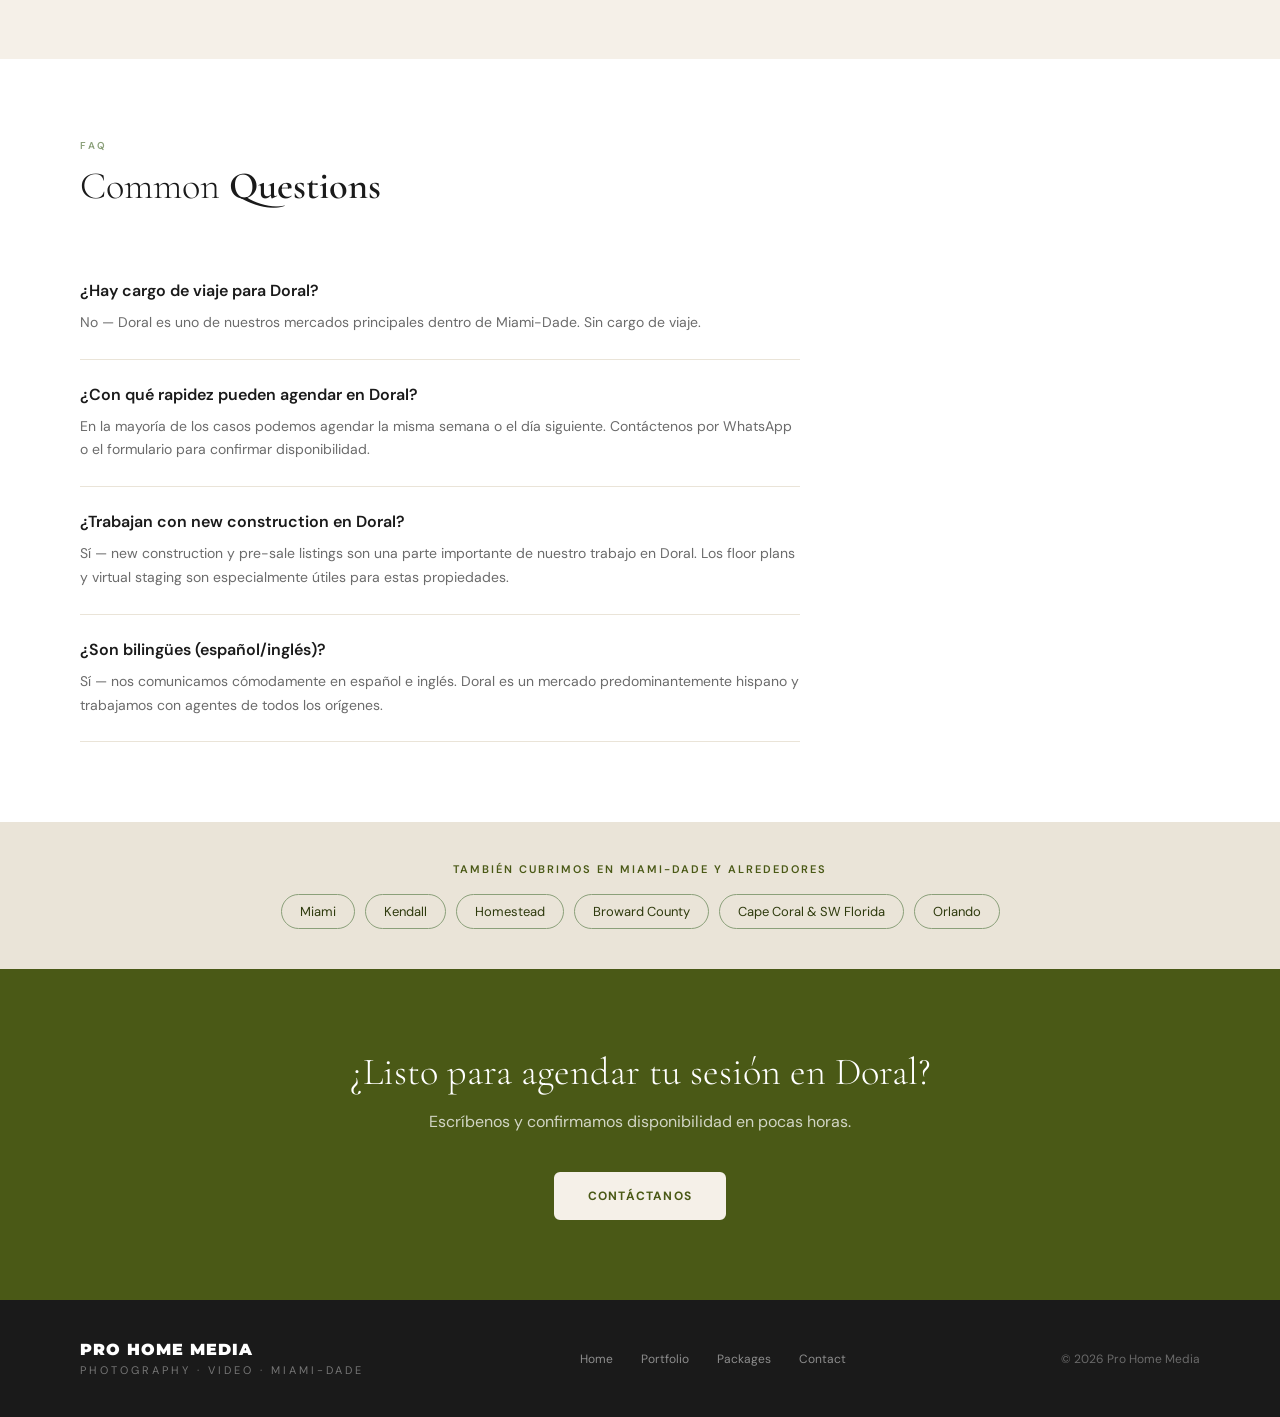
<file: real-estate-photography-doral.html>
<!DOCTYPE html>
<html lang="en">
<head>
<meta charset="UTF-8">
<meta name="viewport" content="width=device-width, initial-scale=1.0">
<title>Real Estate Photography Doral FL | Pro Home Media — HDR, Drone & Video</title>
<meta name="description" content="Professional real estate photography in Doral, FL. HDR photos, drone aerials, cinematic video, and floor plans. 24-hour delivery. Serving Doral agents and brokers. Starting at $199.">
<meta name="author" content="Pro Home Media">
<meta property="og:title" content="Real Estate Photography Doral FL | Pro Home Media">
<meta property="og:description" content="HDR photos, drone aerials, cinematic video & floor plans for Doral real estate agents. 24h delivery. Starting at $199.">
<meta property="og:type" content="website">
<meta property="og:url" content="https://prohomemedia.com/real-estate-photography-doral.html">
<meta property="og:image" content="https://prohomemedia.com/og-image.svg">
<meta property="og:site_name" content="Pro Home Media">
<meta name="twitter:card" content="summary_large_image">
<meta name="twitter:title" content="Real Estate Photography Doral FL | Pro Home Media">
<meta name="twitter:description" content="HDR photos, drone aerials & video for Doral listings. 24h delivery. Starting at $199.">
<meta name="twitter:image" content="https://prohomemedia.com/og-image.svg">
<link rel="canonical" href="https://prohomemedia.com/real-estate-photography-doral.html">
<link rel="icon" type="image/svg+xml" href="data:image/svg+xml,%3Csvg xmlns='http://www.w3.org/2000/svg' viewBox='0 0 64 64'%3E%3Cpolygon points='32,4 58,18 58,46 32,60 6,46 6,18' fill='%234A5916' stroke='%238BA07A' stroke-width='2'/%3E%3Ccircle cx='32' cy='32' r='11' fill='none' stroke='white' stroke-width='2'/%3E%3Ccircle cx='32' cy='32' r='7' fill='none' stroke='%238BA07A' stroke-width='1.5'/%3E%3C/svg%3E">
<link rel="preconnect" href="https://fonts.googleapis.com">
<link rel="preconnect" href="https://fonts.gstatic.com" crossorigin>
<link href="https://fonts.googleapis.com/css2?family=Cormorant+Garamond:ital,wght@0,300;0,400;0,600;1,300;1,400&family=DM+Sans:wght@300;400;500;600;700&family=Montserrat:wght@700;900&display=swap" rel="stylesheet">
<link rel="stylesheet" href="city.css">
<script type="application/ld+json">
{
  "@context": "https://schema.org",
  "@type": "LocalBusiness",
  "@id": "https://prohomemedia.com/#business",
  "name": "Pro Home Media",
  "description": "Professional real estate photography, drone aerials, cinematic video, and floor plans in Doral, FL. 24-hour delivery.",
  "url": "https://prohomemedia.com/real-estate-photography-doral.html",
  "image": "https://prohomemedia.com/og-image.svg",
  "email": "novoaluis19@gmail.com",
  "address": {
    "@type": "PostalAddress",
    "addressLocality": "Doral",
    "addressRegion": "FL",
    "addressCountry": "US"
  },
  "areaServed": { "@type": "City", "name": "Doral" },
  "priceRange": "$$",
  "hasOfferCatalog": {
    "@type": "OfferCatalog",
    "name": "Real Estate Media Packages",
    "itemListElement": [
      { "@type": "Offer", "name": "Essential", "price": "199", "priceCurrency": "USD" },
      { "@type": "Offer", "name": "Standard", "price": "299", "priceCurrency": "USD" },
      { "@type": "Offer", "name": "Premium", "price": "399", "priceCurrency": "USD" },
      { "@type": "Offer", "name": "Full Media", "price": "499", "priceCurrency": "USD" }
    ]
  }
}
</script>
<script type="application/ld+json">
{
  "@context": "https://schema.org",
  "@type": "BreadcrumbList",
  "itemListElement": [
    { "@type": "ListItem", "position": 1, "name": "Home", "item": "https://prohomemedia.com/" },
    { "@type": "ListItem", "position": 2, "name": "Real Estate Photography Doral FL", "item": "https://prohomemedia.com/real-estate-photography-doral.html" }
  ]
}
</script>
</head>
<body>

<nav>
  <a href="/" class="nav-logo">
    <svg class="nav-logo-mark" viewBox="0 0 64 64" xmlns="http://www.w3.org/2000/svg">
      <polygon points="32,4 58,18 58,46 32,60 6,46 6,18" stroke="#8BA07A" stroke-width="2" fill="none"/>
      <circle cx="32" cy="32" r="11" fill="none" stroke="white" stroke-width="2"/>
      <circle cx="32" cy="32" r="7" fill="none" stroke="#8BA07A" stroke-width="1.5"/>
      <circle cx="28" cy="28" r="3" fill="white" opacity="0.5"/>
      <circle cx="32" cy="4" r="3" fill="#8BA07A"/><circle cx="58" cy="18" r="3" fill="#8BA07A"/>
      <circle cx="58" cy="46" r="3" fill="#8BA07A"/><circle cx="32" cy="60" r="3" fill="#8BA07A"/>
      <circle cx="6" cy="46" r="3" fill="#8BA07A"/><circle cx="6" cy="18" r="3" fill="#8BA07A"/>
    </svg>
    <div class="nav-brand">
      <span class="nav-brand-main">PRO HOME MEDIA</span>
      <span class="nav-brand-sub">Photography · Video</span>
    </div>
  </a>
  <a href="/#contact" class="nav-cta">Book a Shoot</a>
</nav>

<header class="city-hero">
  <p class="hero-eyebrow">Doral, Florida — Miami-Dade</p>
  <h1>Real Estate Photography<br>in <em>Doral</em></h1>
  <p>HDR photos, drone aerials, cinematic video, and floor plans for Doral listings — delivered in 24 hours, MLS-ready. Uno de nuestros mercados principales en Miami-Dade.</p>
  <div class="hero-btns">
    <a href="/#contact" class="btn-primary">Book Your Shoot</a>
    <a href="/#packages" class="btn-ghost"><span>→</span> View Packages</a>
  </div>
</header>

<div class="city-stats">
  <div class="stat-item"><div class="stat-num">24h</div><div class="stat-label">Turnaround</div></div>
  <div class="stat-item"><div class="stat-num">$199</div><div class="stat-label">Starting Price</div></div>
  <div class="stat-item"><div class="stat-num">30+</div><div class="stat-label">Properties Shot</div></div>
  <div class="stat-item"><div class="stat-num">3 Yrs</div><div class="stat-label">Experience</div></div>
</div>

<section class="services-bg">
  <p class="section-eyebrow">What We Offer in Doral</p>
  <h2 class="section-title">Every Service Your <strong>Doral Listing Needs</strong></h2>
  <p class="section-desc">Doral es uno de los mercados más activos de Miami-Dade — new construction, townhomes, y comunidades cerradas. Traemos el media que vende más rápido.</p>
  <div class="services-grid">
    <div class="service-card">
      <div class="service-icon">📷</div>
      <div class="service-name">HDR Photography</div>
      <div class="service-desc">Fotos interiores y exteriores editadas profesionalmente para las propiedades de Doral — desde townhomes en Landmark hasta casas en Shoma Homes. MLS-ready en 24h.</div>
    </div>
    <div class="service-card">
      <div class="service-icon">🚁</div>
      <div class="service-name">Drone Aerials</div>
      <div class="service-desc">Fotografía aérea FAA-compliant que muestra las comunidades de Doral, amenidades, y la proximidad al Miami International Airport y Downtown.</div>
    </div>
    <div class="service-card">
      <div class="service-icon">🎬</div>
      <div class="service-name">Cinematic Video</div>
      <div class="service-desc">Video de drone y walkthrough que resalta el estilo de vida de Doral — piscinas comunitarias, parques y la arquitectura moderna del área.</div>
    </div>
    <div class="service-card">
      <div class="service-icon">📱</div>
      <div class="service-name">Social Media Reels</div>
      <div class="service-desc">Video vertical para Instagram y TikTok — perfectos para el mercado bilingüe de Doral donde los compradores descubren propiedades en redes sociales.</div>
    </div>
    <div class="service-card">
      <div class="service-icon">🗺️</div>
      <div class="service-name">Floor Plans</div>
      <div class="service-desc">Planos 2D y 3D esenciales para compradores de new construction en Doral que quieren entender el layout antes de tomar una decisión.</div>
    </div>
    <div class="service-card">
      <div class="service-icon">🏠</div>
      <div class="service-name">Virtual Staging</div>
      <div class="service-desc">Staging virtual para propiedades vacías en Doral — ideal para inversores y new construction que necesitan mostrar el potencial del espacio.</div>
    </div>
  </div>
</section>

<section>
  <p class="section-eyebrow">Pricing</p>
  <h2 class="section-title">Simple, <strong>Transparent Pricing</strong></h2>
  <p class="section-desc">All packages include professional editing and MLS-ready delivery within 24 hours. No hidden fees.</p>
  <div class="packages-grid">
    <div class="pkg-card">
      <div class="pkg-name">Essential</div>
      <div class="pkg-price"><span>$</span>199</div>
      <div class="pkg-sub">Townhomes & condos</div>
      <div class="pkg-divider"></div>
      <ul class="pkg-features">
        <li>10 HDR Photos (edited)</li>
        <li>5 Drone Aerial Photos</li>
        <li>MLS-ready delivery</li>
        <li>24h turnaround</li>
      </ul>
      <a href="/#contact" class="pkg-btn">Get Started</a>
    </div>
    <div class="pkg-card">
      <div class="pkg-name">Standard</div>
      <div class="pkg-price"><span>$</span>299</div>
      <div class="pkg-sub">Single-family homes</div>
      <div class="pkg-divider"></div>
      <ul class="pkg-features">
        <li>20 HDR Photos (edited)</li>
        <li>10 Drone Aerial Photos</li>
        <li>Sky replacement included</li>
        <li>Floor plan 2D (basic)</li>
        <li>MLS-ready delivery</li>
        <li>24h turnaround</li>
      </ul>
      <a href="/#contact" class="pkg-btn">Get Started</a>
    </div>
    <div class="pkg-card">
      <div class="pkg-name">Premium</div>
      <div class="pkg-price"><span>$</span>399</div>
      <div class="pkg-sub">Full media package</div>
      <div class="pkg-divider"></div>
      <ul class="pkg-features">
        <li>30 HDR Photos (edited)</li>
        <li>15 Drone Aerial Photos</li>
        <li>1 Drone cinematic video</li>
        <li>1 Social media Reel</li>
        <li>Floor plan 2D (enhanced)</li>
        <li>MLS-ready delivery</li>
      </ul>
      <a href="/#contact" class="pkg-btn">Get Started</a>
    </div>
    <div class="pkg-card">
      <div class="pkg-name">Full Media</div>
      <div class="pkg-price"><span>$</span>499</div>
      <div class="pkg-sub">Maximum impact</div>
      <div class="pkg-divider"></div>
      <ul class="pkg-features">
        <li>Everything in Premium</li>
        <li>2 Drone cinematic videos</li>
        <li>3 Social media Reels</li>
        <li>Floor plan 3D (premium)</li>
        <li>Priority scheduling</li>
        <li>MLS-ready delivery</li>
      </ul>
      <a href="/#contact" class="pkg-btn">Get Started</a>
    </div>
  </div>
</section>

<section class="local-bg">
  <p class="section-eyebrow">Local Coverage</p>
  <h2 class="section-title">Doral Es <strong>Nuestro Mercado</strong></h2>
  <div class="local-grid">
    <div>
      <p class="section-desc">Cubrimos toda el área de Doral y comunidades vecinas en Miami-Dade occidental — sin cargo de viaje, disponibilidad rápida.</p>
      <ul class="local-areas">
        <li>⭐ Downtown Doral</li>
        <li>⭐ Landmark at Doral</li>
        <li>⭐ Shoma Homes & new construction</li>
        <li>Doral Commons & Trail</li>
        <li>Medley</li>
        <li>Hialeah (adjacent)</li>
        <li>Miami Lakes (adjacent)</li>
        <li>Sweetwater & Fontainebleau</li>
      </ul>
    </div>
    <div class="local-why">
      <h3>Por Qué Los Agentes de Doral Nos Eligen</h3>
      <p>Doral es uno de los mercados más competitivos de Miami-Dade. New construction, townhomes y comunidades cerradas — los compradores tienen muchas opciones y el media de calidad marca la diferencia.</p>
      <p>Somos bilingües (español/inglés) y conocemos el mercado de Doral. Respondemos rápido por WhatsApp y podemos agendar la misma semana o el día siguiente en la mayoría de los casos.</p>
      <a href="/#contact" class="btn-primary" style="display:inline-block; margin-top:16px;">Book Your Shoot</a>
    </div>
  </div>
</section>

<section>
  <p class="section-eyebrow">FAQ</p>
  <h2 class="section-title">Common <strong>Questions</strong></h2>
  <div class="faq-list">
    <div class="faq-item">
      <div class="faq-q">¿Hay cargo de viaje para Doral?</div>
      <div class="faq-a">No — Doral es uno de nuestros mercados principales dentro de Miami-Dade. Sin cargo de viaje.</div>
    </div>
    <div class="faq-item">
      <div class="faq-q">¿Con qué rapidez pueden agendar en Doral?</div>
      <div class="faq-a">En la mayoría de los casos podemos agendar la misma semana o el día siguiente. Contáctenos por WhatsApp o el formulario para confirmar disponibilidad.</div>
    </div>
    <div class="faq-item">
      <div class="faq-q">¿Trabajan con new construction en Doral?</div>
      <div class="faq-a">Sí — new construction y pre-sale listings son una parte importante de nuestro trabajo en Doral. Los floor plans y virtual staging son especialmente útiles para estas propiedades.</div>
    </div>
    <div class="faq-item">
      <div class="faq-q">¿Son bilingües (español/inglés)?</div>
      <div class="faq-a">Sí — nos comunicamos cómodamente en español e inglés. Doral es un mercado predominantemente hispano y trabajamos con agentes de todos los orígenes.</div>
    </div>
  </div>
</section>

<div class="also-covers">
  <p>También cubrimos en Miami-Dade y alrededores</p>
  <div class="also-links">
    <a href="/real-estate-photography-miami.html">Miami</a>
    <a href="/real-estate-photography-kendall.html">Kendall</a>
    <a href="/real-estate-photography-homestead.html">Homestead</a>
    <a href="/real-estate-photography-broward.html">Broward County</a>
    <a href="/real-estate-photography-cape-coral.html">Cape Coral &amp; SW Florida</a>
    <a href="/real-estate-photography-orlando.html">Orlando</a>
  </div>
</div>

<div class="cta-band">
  <h2>¿Listo para agendar tu sesión en Doral?</h2>
  <p>Escríbenos y confirmamos disponibilidad en pocas horas.</p>
  <a href="/#contact" class="btn-primary">Contáctanos</a>
</div>

<footer>
  <div>
    <div class="footer-brand">PRO HOME MEDIA</div>
    <div class="footer-sub">Photography · Video · Miami-Dade</div>
  </div>
  <div class="footer-links">
    <a href="/">Home</a>
    <a href="/portfolio.html">Portfolio</a>
    <a href="/#packages">Packages</a>
    <a href="/#contact">Contact</a>
  </div>
  <div class="footer-copy">© 2026 Pro Home Media</div>
</footer>

</body>
</html>
</file>
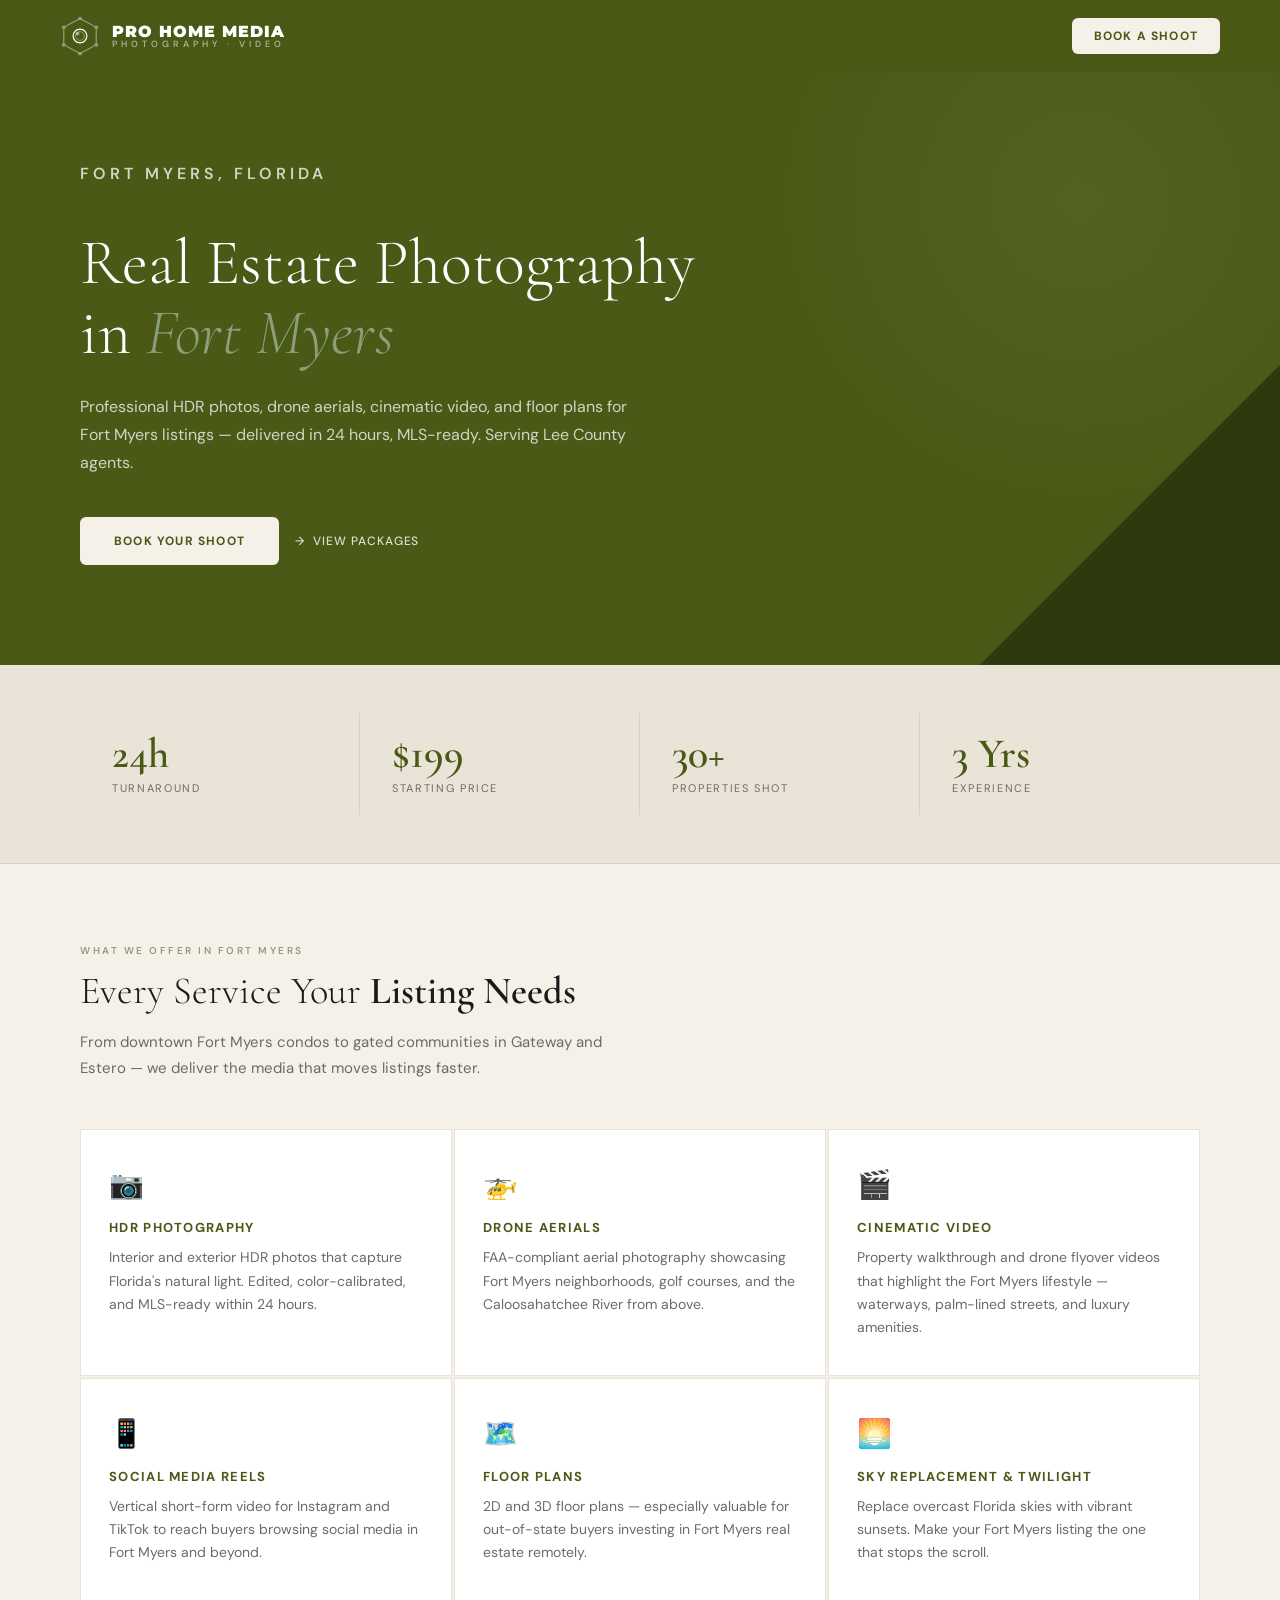
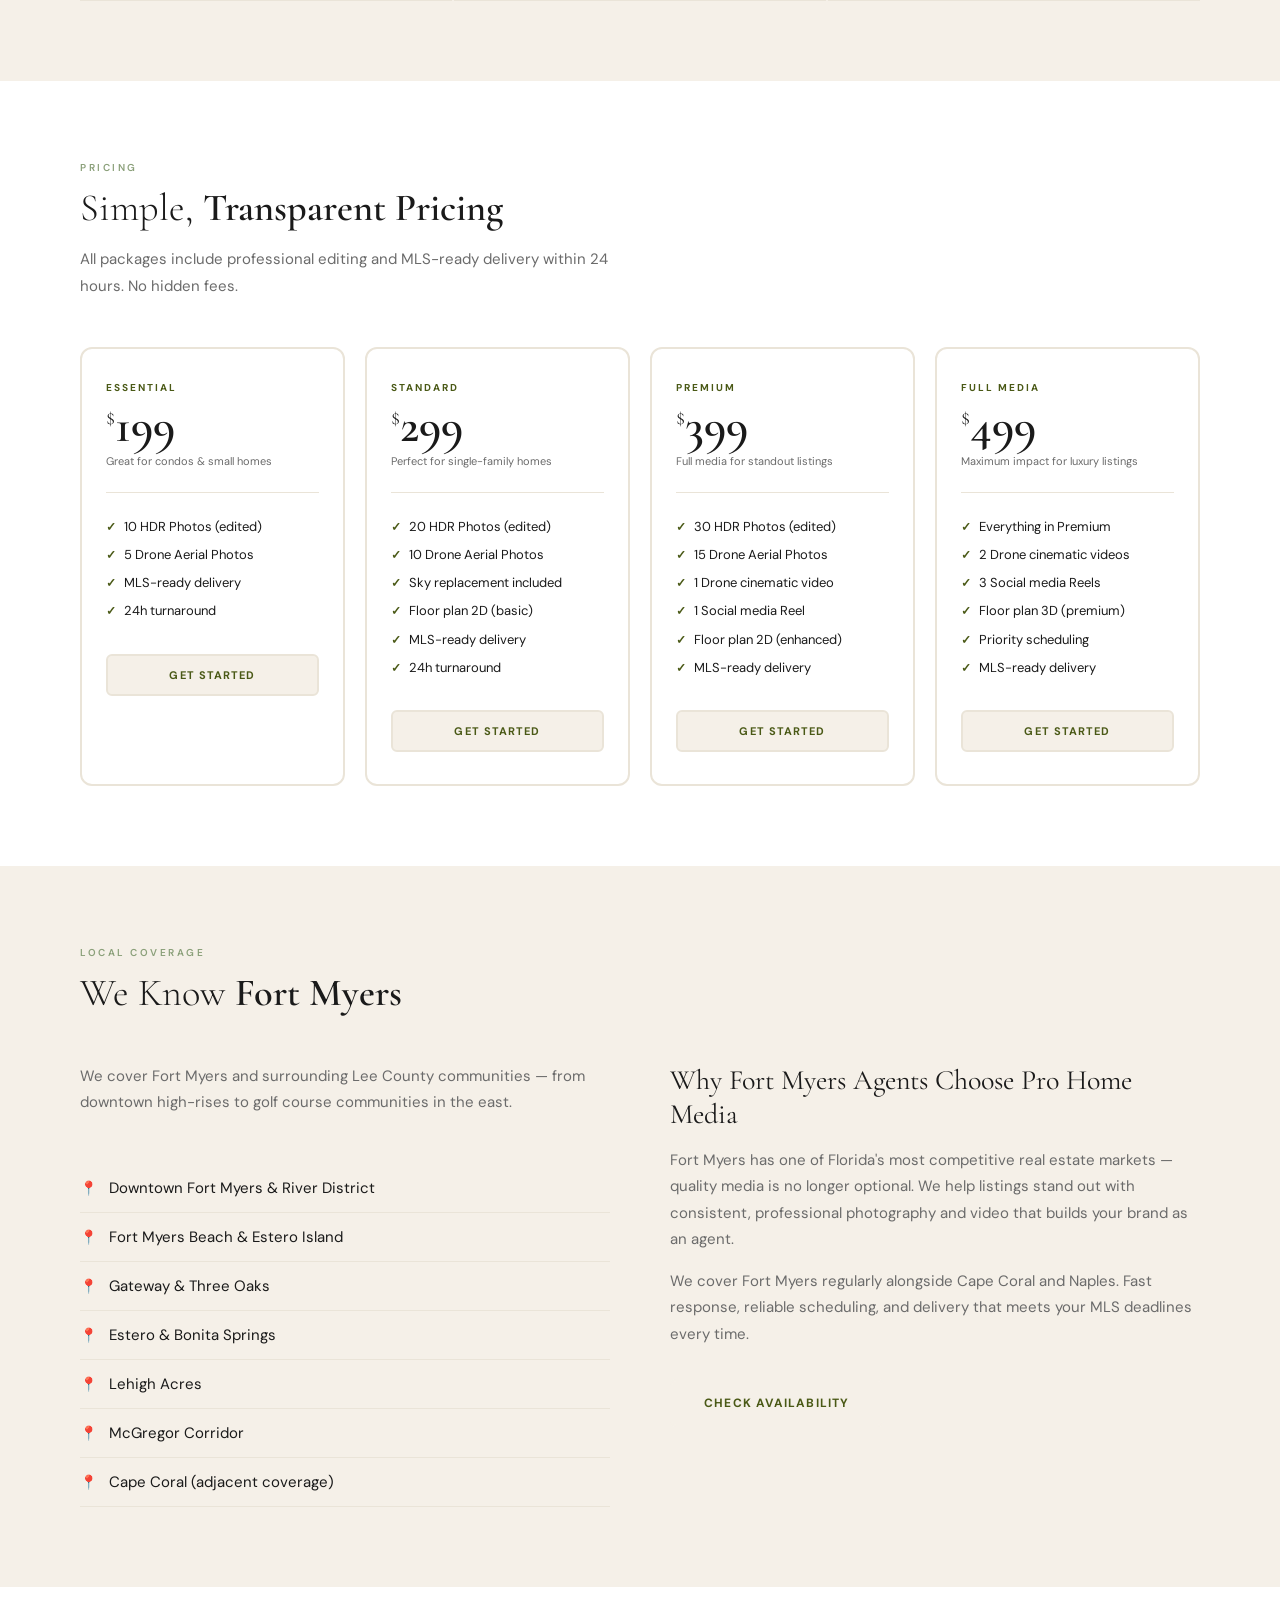
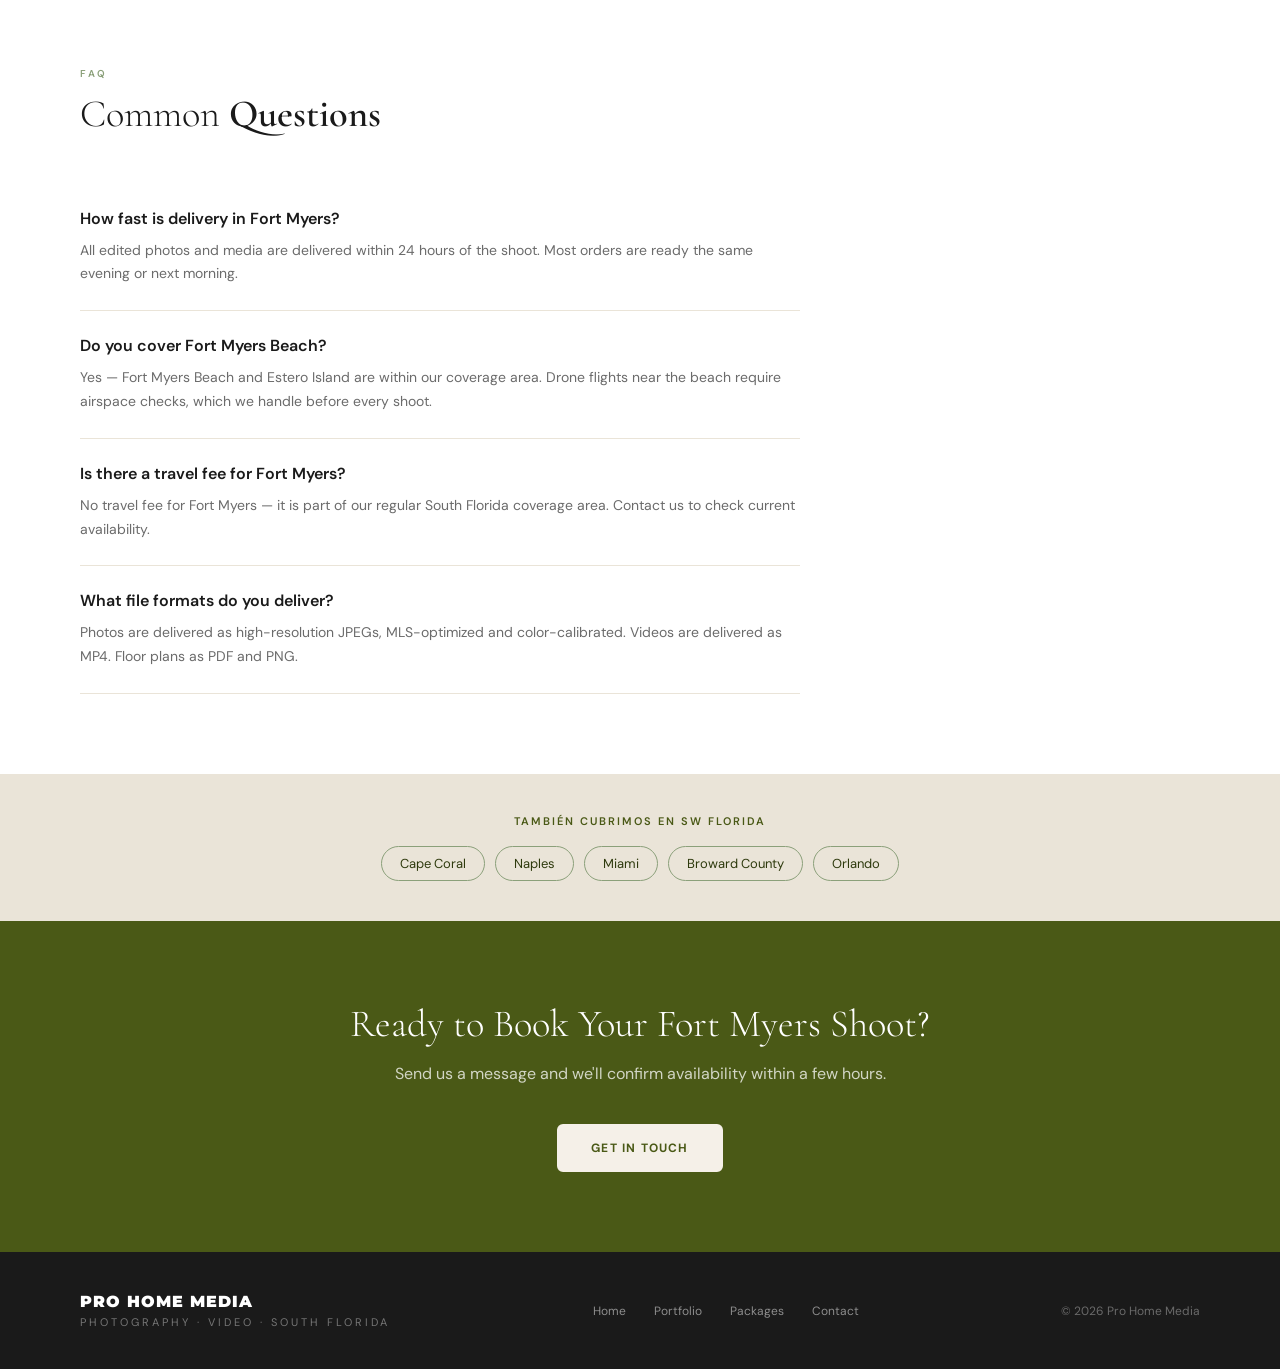
<file: real-estate-photography-fort-myers.html>
<!DOCTYPE html>
<html lang="en">
<head>
<meta charset="UTF-8">
<meta name="viewport" content="width=device-width, initial-scale=1.0">
<title>Real Estate Photography Fort Myers FL | Pro Home Media — HDR, Drone & Video</title>
<meta name="description" content="Professional real estate photography in Fort Myers, FL. HDR photos, drone aerials, cinematic video, and floor plans. 24-hour delivery. Starting at $199. Book today.">
<meta name="author" content="Pro Home Media">
<meta property="og:title" content="Real Estate Photography Fort Myers FL | Pro Home Media">
<meta property="og:description" content="HDR photos, drone aerials, cinematic video & floor plans for Fort Myers real estate agents. 24h delivery. Starting at $199.">
<meta property="og:type" content="website">
<meta property="og:url" content="https://prohomemedia.com/real-estate-photography-fort-myers.html">
<meta property="og:image" content="https://prohomemedia.com/og-image.svg">
<meta property="og:site_name" content="Pro Home Media">
<meta name="twitter:card" content="summary_large_image">
<meta name="twitter:title" content="Real Estate Photography Fort Myers FL | Pro Home Media">
<meta name="twitter:description" content="HDR photos, drone aerials, cinematic video & floor plans for Fort Myers listings. 24h delivery.">
<meta name="twitter:image" content="https://prohomemedia.com/og-image.svg">
<link rel="canonical" href="https://prohomemedia.com/real-estate-photography-fort-myers.html">
<link rel="icon" type="image/svg+xml" href="data:image/svg+xml,%3Csvg xmlns='http://www.w3.org/2000/svg' viewBox='0 0 64 64'%3E%3Cpolygon points='32,4 58,18 58,46 32,60 6,46 6,18' fill='%234A5916' stroke='%238BA07A' stroke-width='2'/%3E%3Ccircle cx='32' cy='32' r='11' fill='none' stroke='white' stroke-width='2'/%3E%3Ccircle cx='32' cy='32' r='7' fill='none' stroke='%238BA07A' stroke-width='1.5'/%3E%3C/svg%3E">
<link rel="preconnect" href="https://fonts.googleapis.com">
<link rel="preconnect" href="https://fonts.gstatic.com" crossorigin>
<link href="https://fonts.googleapis.com/css2?family=Cormorant+Garamond:ital,wght@0,300;0,400;0,600;1,300;1,400&family=DM+Sans:wght@300;400;500;600;700&family=Montserrat:wght@700;900&display=swap" rel="stylesheet">
<link rel="stylesheet" href="city.css">
<script type="application/ld+json">
{
  "@context": "https://schema.org",
  "@type": "LocalBusiness",
  "@id": "https://prohomemedia.com/#business",
  "name": "Pro Home Media",
  "description": "Professional real estate photography, drone aerials, cinematic video, and floor plans in Fort Myers, FL. 24-hour delivery.",
  "url": "https://prohomemedia.com/real-estate-photography-fort-myers.html",
  "image": "https://prohomemedia.com/og-image.svg",
  "email": "novoaluis19@gmail.com",
  "address": {
    "@type": "PostalAddress",
    "addressLocality": "Fort Myers",
    "addressRegion": "FL",
    "addressCountry": "US"
  },
  "areaServed": { "@type": "City", "name": "Fort Myers" },
  "priceRange": "$$"
}
</script>
<script type="application/ld+json">
{
  "@context": "https://schema.org",
  "@type": "BreadcrumbList",
  "itemListElement": [
    { "@type": "ListItem", "position": 1, "name": "Home", "item": "https://prohomemedia.com/" },
    { "@type": "ListItem", "position": 2, "name": "Real Estate Photography Fort Myers FL", "item": "https://prohomemedia.com/real-estate-photography-fort-myers.html" }
  ]
}
</script>
</head>
<body>

<nav>
  <a href="/" class="nav-logo">
    <svg class="nav-logo-mark" viewBox="0 0 64 64" xmlns="http://www.w3.org/2000/svg">
      <polygon points="32,4 58,18 58,46 32,60 6,46 6,18" stroke="#8BA07A" stroke-width="2" fill="none"/>
      <circle cx="32" cy="32" r="11" fill="none" stroke="white" stroke-width="2"/>
      <circle cx="32" cy="32" r="7" fill="none" stroke="#8BA07A" stroke-width="1.5"/>
      <circle cx="28" cy="28" r="3" fill="white" opacity="0.5"/>
      <circle cx="32" cy="4" r="3" fill="#8BA07A"/>
      <circle cx="58" cy="18" r="3" fill="#8BA07A"/>
      <circle cx="58" cy="46" r="3" fill="#8BA07A"/>
      <circle cx="32" cy="60" r="3" fill="#8BA07A"/>
      <circle cx="6" cy="46" r="3" fill="#8BA07A"/>
      <circle cx="6" cy="18" r="3" fill="#8BA07A"/>
    </svg>
    <div class="nav-brand">
      <span class="nav-brand-main">PRO HOME MEDIA</span>
      <span class="nav-brand-sub">Photography · Video</span>
    </div>
  </a>
  <a href="/#contact" class="nav-cta">Book a Shoot</a>
</nav>

<header class="city-hero">
  <p class="hero-eyebrow">Fort Myers, Florida</p>
  <h1>Real Estate Photography<br>in <em>Fort Myers</em></h1>
  <p>Professional HDR photos, drone aerials, cinematic video, and floor plans for Fort Myers listings — delivered in 24 hours, MLS-ready. Serving Lee County agents.</p>
  <div class="hero-btns">
    <a href="/#contact" class="btn-primary">Book Your Shoot</a>
    <a href="/#packages" class="btn-ghost"><span>→</span> View Packages</a>
  </div>
</header>

<div class="city-stats">
  <div class="stat-item"><div class="stat-num">24h</div><div class="stat-label">Turnaround</div></div>
  <div class="stat-item"><div class="stat-num">$199</div><div class="stat-label">Starting Price</div></div>
  <div class="stat-item"><div class="stat-num">30+</div><div class="stat-label">Properties Shot</div></div>
  <div class="stat-item"><div class="stat-num">3 Yrs</div><div class="stat-label">Experience</div></div>
</div>

<section class="services-bg">
  <p class="section-eyebrow">What We Offer in Fort Myers</p>
  <h2 class="section-title">Every Service Your <strong>Listing Needs</strong></h2>
  <p class="section-desc">From downtown Fort Myers condos to gated communities in Gateway and Estero — we deliver the media that moves listings faster.</p>
  <div class="services-grid">
    <div class="service-card">
      <div class="service-icon">📷</div>
      <div class="service-name">HDR Photography</div>
      <div class="service-desc">Interior and exterior HDR photos that capture Florida's natural light. Edited, color-calibrated, and MLS-ready within 24 hours.</div>
    </div>
    <div class="service-card">
      <div class="service-icon">🚁</div>
      <div class="service-name">Drone Aerials</div>
      <div class="service-desc">FAA-compliant aerial photography showcasing Fort Myers neighborhoods, golf courses, and the Caloosahatchee River from above.</div>
    </div>
    <div class="service-card">
      <div class="service-icon">🎬</div>
      <div class="service-name">Cinematic Video</div>
      <div class="service-desc">Property walkthrough and drone flyover videos that highlight the Fort Myers lifestyle — waterways, palm-lined streets, and luxury amenities.</div>
    </div>
    <div class="service-card">
      <div class="service-icon">📱</div>
      <div class="service-name">Social Media Reels</div>
      <div class="service-desc">Vertical short-form video for Instagram and TikTok to reach buyers browsing social media in Fort Myers and beyond.</div>
    </div>
    <div class="service-card">
      <div class="service-icon">🗺️</div>
      <div class="service-name">Floor Plans</div>
      <div class="service-desc">2D and 3D floor plans — especially valuable for out-of-state buyers investing in Fort Myers real estate remotely.</div>
    </div>
    <div class="service-card">
      <div class="service-icon">🌅</div>
      <div class="service-name">Sky Replacement & Twilight</div>
      <div class="service-desc">Replace overcast Florida skies with vibrant sunsets. Make your Fort Myers listing the one that stops the scroll.</div>
    </div>
  </div>
</section>

<section>
  <p class="section-eyebrow">Pricing</p>
  <h2 class="section-title">Simple, <strong>Transparent Pricing</strong></h2>
  <p class="section-desc">All packages include professional editing and MLS-ready delivery within 24 hours. No hidden fees.</p>
  <div class="packages-grid">
    <div class="pkg-card">
      <div class="pkg-name">Essential</div>
      <div class="pkg-price"><span>$</span>199</div>
      <div class="pkg-sub">Great for condos & small homes</div>
      <div class="pkg-divider"></div>
      <ul class="pkg-features">
        <li>10 HDR Photos (edited)</li>
        <li>5 Drone Aerial Photos</li>
        <li>MLS-ready delivery</li>
        <li>24h turnaround</li>
      </ul>
      <a href="/#contact" class="pkg-btn">Get Started</a>
    </div>
    <div class="pkg-card">
      <div class="pkg-name">Standard</div>
      <div class="pkg-price"><span>$</span>299</div>
      <div class="pkg-sub">Perfect for single-family homes</div>
      <div class="pkg-divider"></div>
      <ul class="pkg-features">
        <li>20 HDR Photos (edited)</li>
        <li>10 Drone Aerial Photos</li>
        <li>Sky replacement included</li>
        <li>Floor plan 2D (basic)</li>
        <li>MLS-ready delivery</li>
        <li>24h turnaround</li>
      </ul>
      <a href="/#contact" class="pkg-btn">Get Started</a>
    </div>
    <div class="pkg-card">
      <div class="pkg-name">Premium</div>
      <div class="pkg-price"><span>$</span>399</div>
      <div class="pkg-sub">Full media for standout listings</div>
      <div class="pkg-divider"></div>
      <ul class="pkg-features">
        <li>30 HDR Photos (edited)</li>
        <li>15 Drone Aerial Photos</li>
        <li>1 Drone cinematic video</li>
        <li>1 Social media Reel</li>
        <li>Floor plan 2D (enhanced)</li>
        <li>MLS-ready delivery</li>
      </ul>
      <a href="/#contact" class="pkg-btn">Get Started</a>
    </div>
    <div class="pkg-card">
      <div class="pkg-name">Full Media</div>
      <div class="pkg-price"><span>$</span>499</div>
      <div class="pkg-sub">Maximum impact for luxury listings</div>
      <div class="pkg-divider"></div>
      <ul class="pkg-features">
        <li>Everything in Premium</li>
        <li>2 Drone cinematic videos</li>
        <li>3 Social media Reels</li>
        <li>Floor plan 3D (premium)</li>
        <li>Priority scheduling</li>
        <li>MLS-ready delivery</li>
      </ul>
      <a href="/#contact" class="pkg-btn">Get Started</a>
    </div>
  </div>
</section>

<section class="local-bg">
  <p class="section-eyebrow">Local Coverage</p>
  <h2 class="section-title">We Know <strong>Fort Myers</strong></h2>
  <div class="local-grid">
    <div>
      <p class="section-desc">We cover Fort Myers and surrounding Lee County communities — from downtown high-rises to golf course communities in the east.</p>
      <ul class="local-areas">
        <li>Downtown Fort Myers & River District</li>
        <li>Fort Myers Beach & Estero Island</li>
        <li>Gateway & Three Oaks</li>
        <li>Estero & Bonita Springs</li>
        <li>Lehigh Acres</li>
        <li>McGregor Corridor</li>
        <li>Cape Coral (adjacent coverage)</li>
      </ul>
    </div>
    <div class="local-why">
      <h3>Why Fort Myers Agents Choose Pro Home Media</h3>
      <p>Fort Myers has one of Florida's most competitive real estate markets — quality media is no longer optional. We help listings stand out with consistent, professional photography and video that builds your brand as an agent.</p>
      <p>We cover Fort Myers regularly alongside Cape Coral and Naples. Fast response, reliable scheduling, and delivery that meets your MLS deadlines every time.</p>
      <a href="/#contact" class="btn-primary" style="display:inline-block; margin-top:16px;">Check Availability</a>
    </div>
  </div>
</section>

<section>
  <p class="section-eyebrow">FAQ</p>
  <h2 class="section-title">Common <strong>Questions</strong></h2>
  <div class="faq-list">
    <div class="faq-item">
      <div class="faq-q">How fast is delivery in Fort Myers?</div>
      <div class="faq-a">All edited photos and media are delivered within 24 hours of the shoot. Most orders are ready the same evening or next morning.</div>
    </div>
    <div class="faq-item">
      <div class="faq-q">Do you cover Fort Myers Beach?</div>
      <div class="faq-a">Yes — Fort Myers Beach and Estero Island are within our coverage area. Drone flights near the beach require airspace checks, which we handle before every shoot.</div>
    </div>
    <div class="faq-item">
      <div class="faq-q">Is there a travel fee for Fort Myers?</div>
      <div class="faq-a">No travel fee for Fort Myers — it is part of our regular South Florida coverage area. Contact us to check current availability.</div>
    </div>
    <div class="faq-item">
      <div class="faq-q">What file formats do you deliver?</div>
      <div class="faq-a">Photos are delivered as high-resolution JPEGs, MLS-optimized and color-calibrated. Videos are delivered as MP4. Floor plans as PDF and PNG.</div>
    </div>
  </div>
</section>

<div class="also-covers">
  <p>También cubrimos en SW Florida</p>
  <div class="also-links">
    <a href="/real-estate-photography-cape-coral.html">Cape Coral</a>
    <a href="/real-estate-photography-naples.html">Naples</a>
    <a href="/real-estate-photography-miami.html">Miami</a>
    <a href="/real-estate-photography-broward.html">Broward County</a>
    <a href="/real-estate-photography-orlando.html">Orlando</a>
  </div>
</div>

<div class="cta-band">
  <h2>Ready to Book Your Fort Myers Shoot?</h2>
  <p>Send us a message and we'll confirm availability within a few hours.</p>
  <a href="/#contact" class="btn-primary">Get in Touch</a>
</div>

<footer>
  <div>
    <div class="footer-brand">PRO HOME MEDIA</div>
    <div class="footer-sub">Photography · Video · South Florida</div>
  </div>
  <div class="footer-links">
    <a href="/">Home</a>
    <a href="/portfolio.html">Portfolio</a>
    <a href="/#packages">Packages</a>
    <a href="/#contact">Contact</a>
  </div>
  <div class="footer-copy">© 2026 Pro Home Media</div>
</footer>

</body>
</html>
</file>
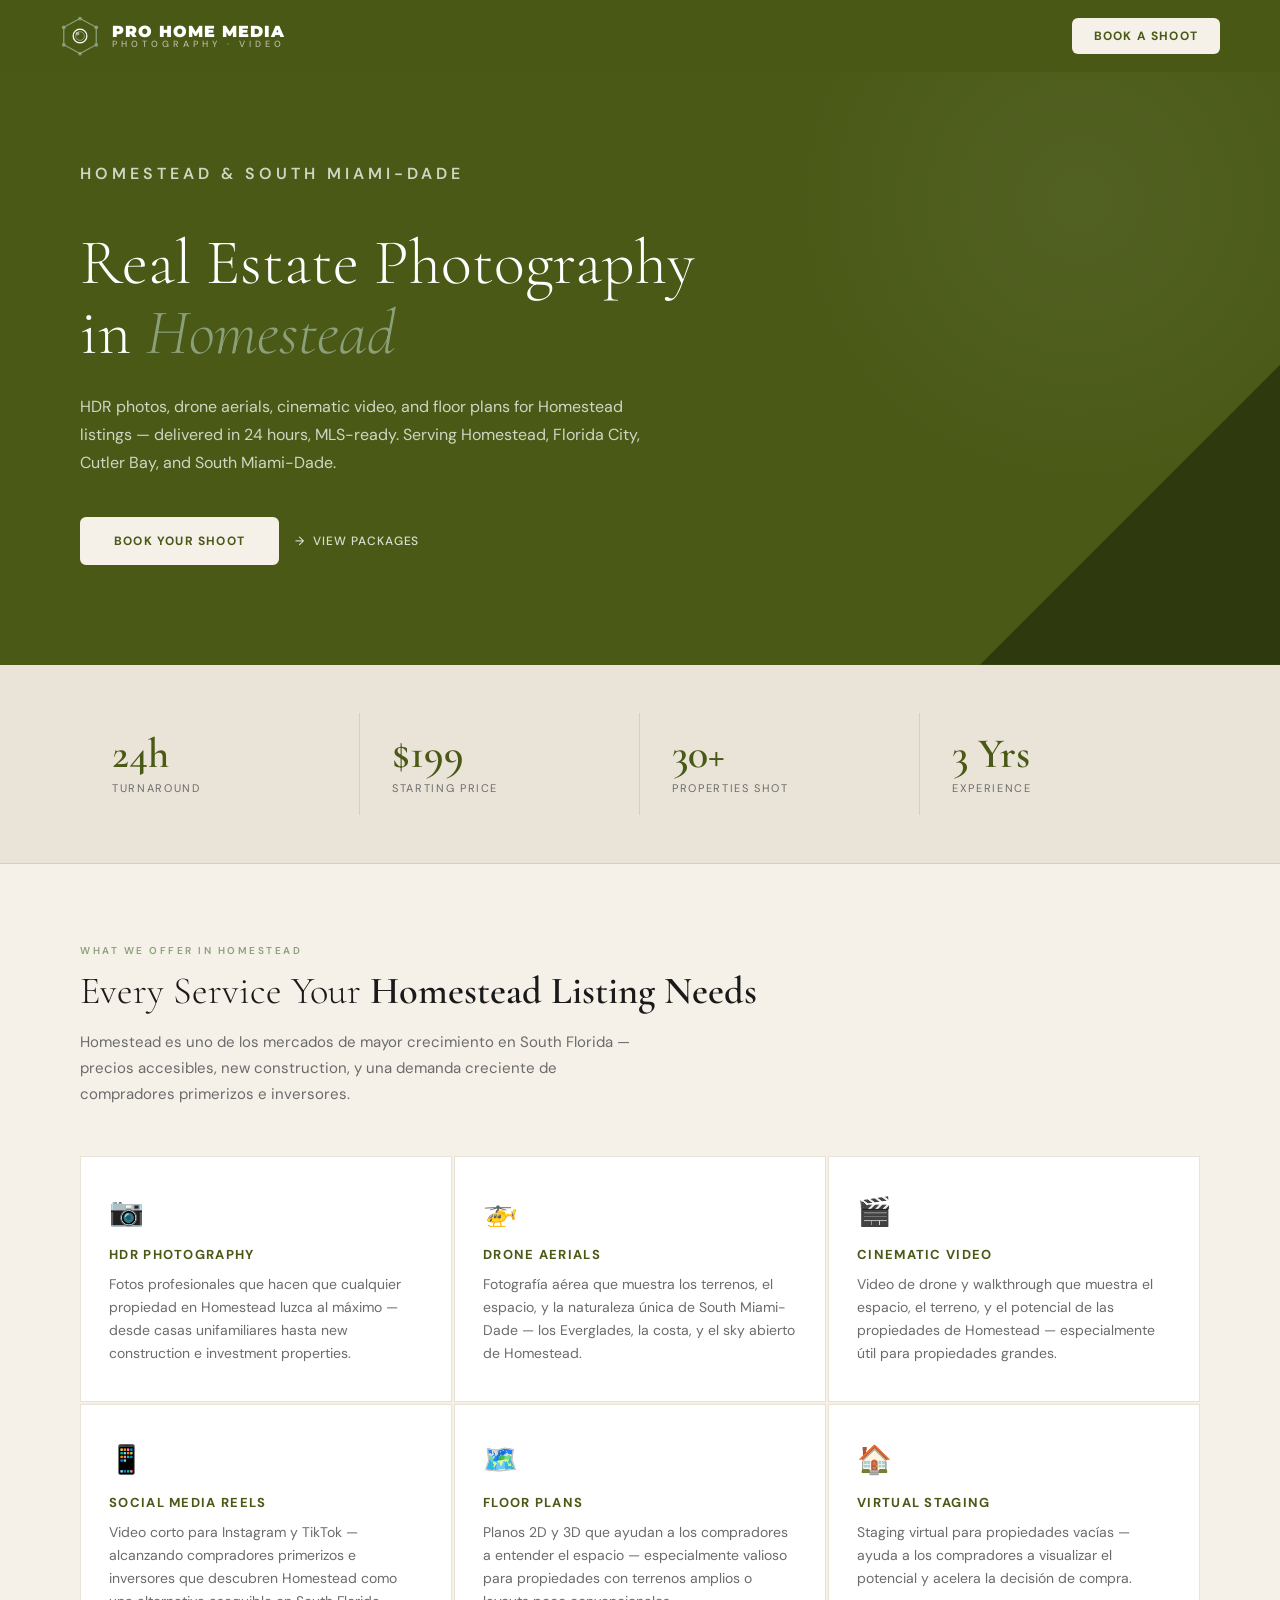
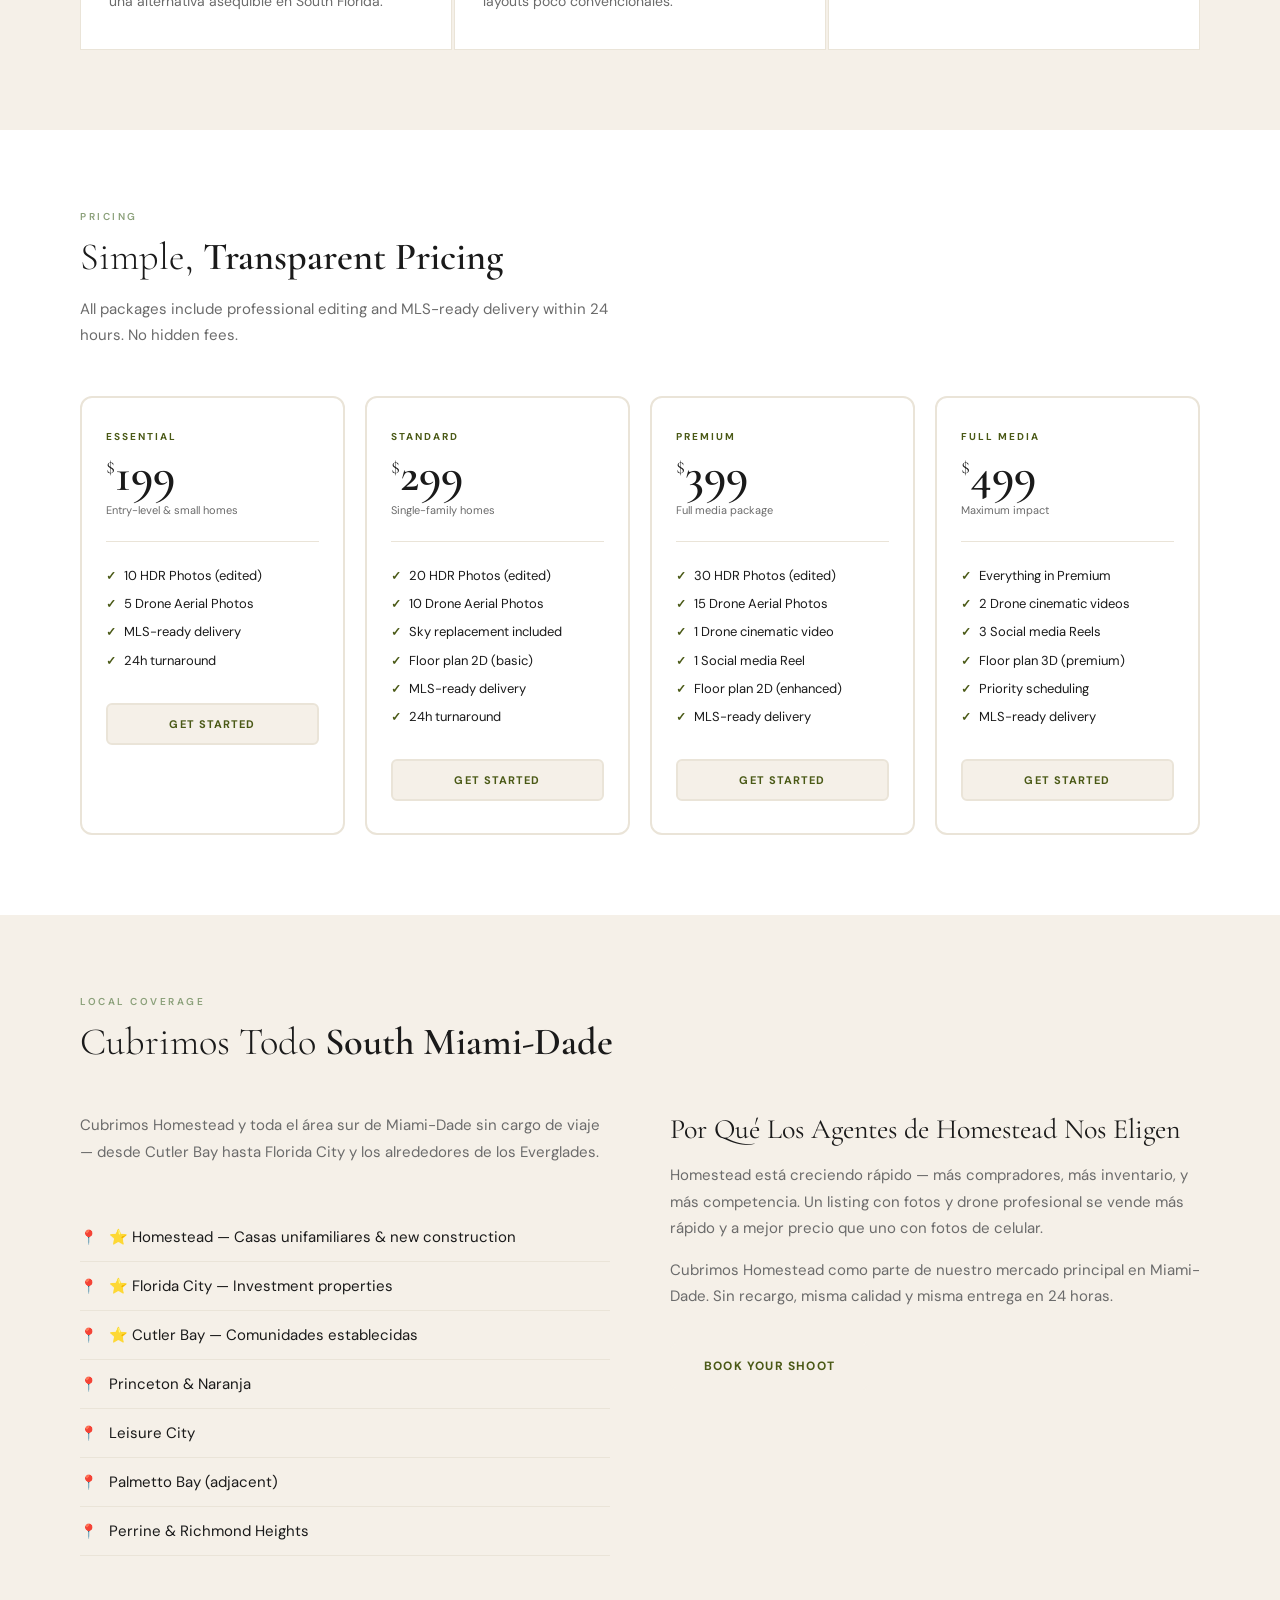
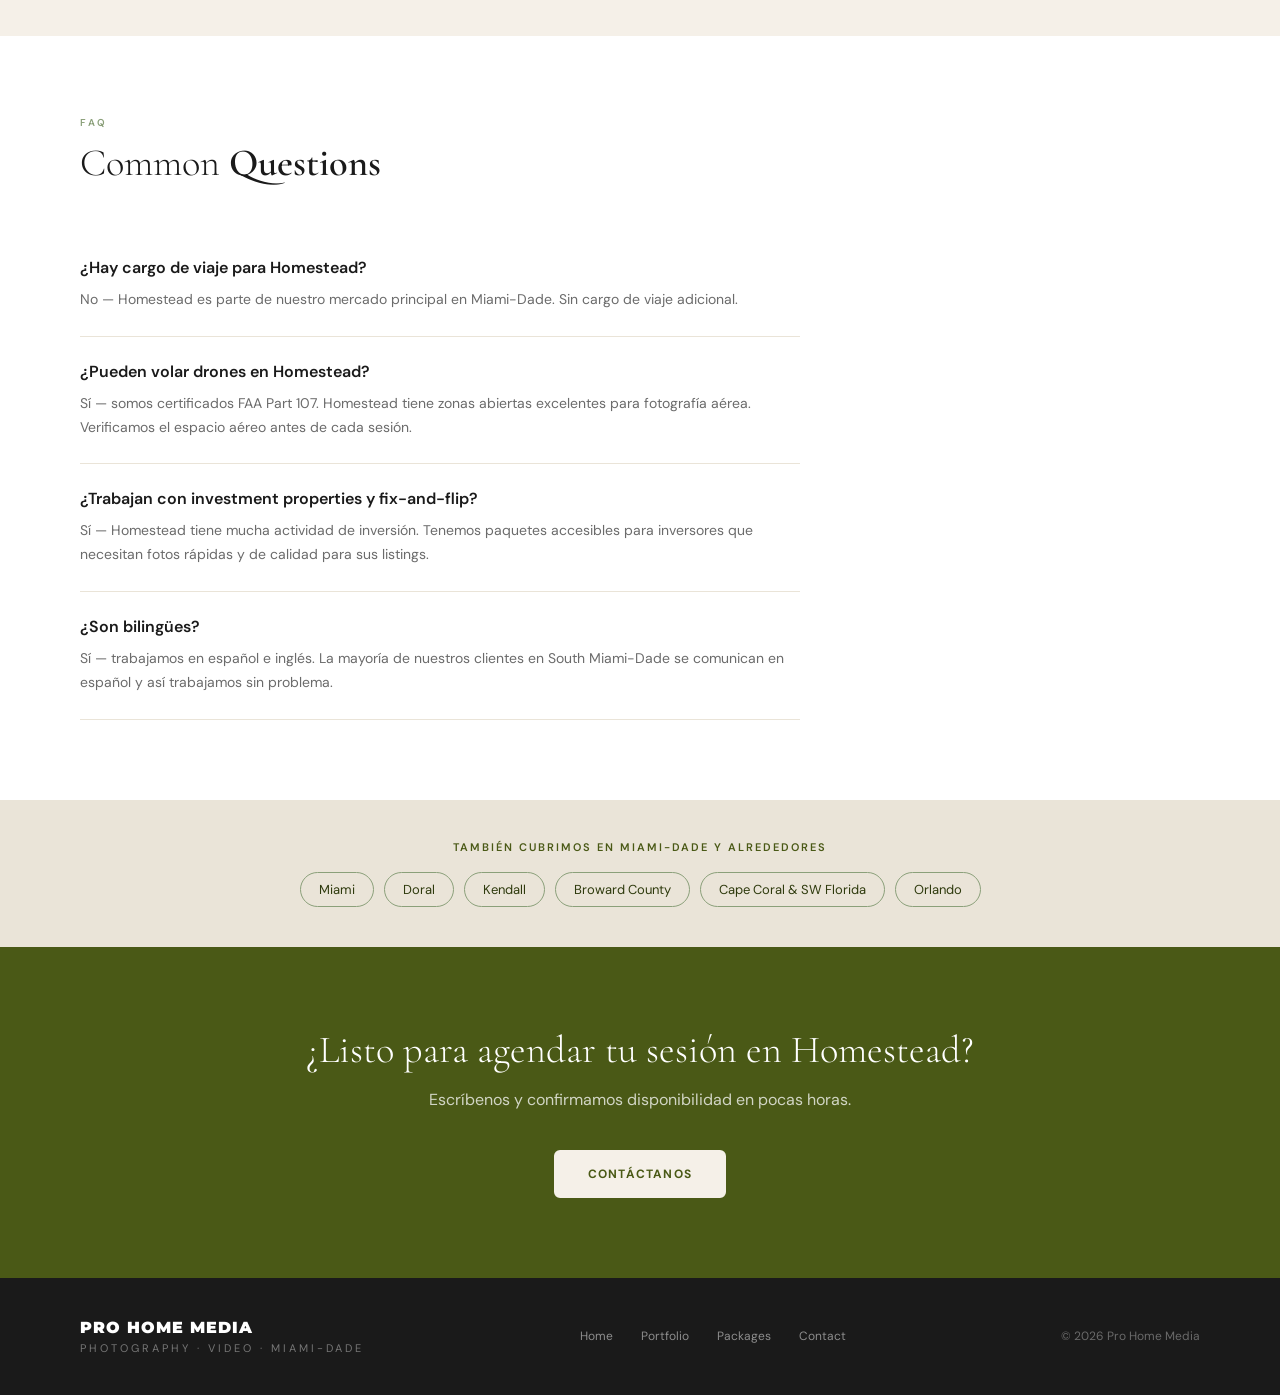
<file: real-estate-photography-homestead.html>
<!DOCTYPE html>
<html lang="en">
<head>
<meta charset="UTF-8">
<meta name="viewport" content="width=device-width, initial-scale=1.0">
<title>Real Estate Photography Homestead FL | Pro Home Media — HDR, Drone & Video</title>
<meta name="description" content="Professional real estate photography in Homestead, FL. HDR photos, drone aerials, cinematic video, and floor plans. 24-hour delivery. Serving Homestead & South Miami-Dade. Starting at $199.">
<meta name="author" content="Pro Home Media">
<meta property="og:title" content="Real Estate Photography Homestead FL | Pro Home Media">
<meta property="og:description" content="HDR photos, drone aerials, cinematic video & floor plans for Homestead real estate. 24h delivery. Starting at $199.">
<meta property="og:type" content="website">
<meta property="og:url" content="https://prohomemedia.com/real-estate-photography-homestead.html">
<meta property="og:image" content="https://prohomemedia.com/og-image.svg">
<meta property="og:site_name" content="Pro Home Media">
<meta name="twitter:card" content="summary_large_image">
<meta name="twitter:title" content="Real Estate Photography Homestead FL | Pro Home Media">
<meta name="twitter:description" content="HDR photos, drone aerials & video for Homestead listings. 24h delivery. Starting at $199.">
<meta name="twitter:image" content="https://prohomemedia.com/og-image.svg">
<link rel="canonical" href="https://prohomemedia.com/real-estate-photography-homestead.html">
<link rel="icon" type="image/svg+xml" href="data:image/svg+xml,%3Csvg xmlns='http://www.w3.org/2000/svg' viewBox='0 0 64 64'%3E%3Cpolygon points='32,4 58,18 58,46 32,60 6,46 6,18' fill='%234A5916' stroke='%238BA07A' stroke-width='2'/%3E%3Ccircle cx='32' cy='32' r='11' fill='none' stroke='white' stroke-width='2'/%3E%3Ccircle cx='32' cy='32' r='7' fill='none' stroke='%238BA07A' stroke-width='1.5'/%3E%3C/svg%3E">
<link rel="preconnect" href="https://fonts.googleapis.com">
<link rel="preconnect" href="https://fonts.gstatic.com" crossorigin>
<link href="https://fonts.googleapis.com/css2?family=Cormorant+Garamond:ital,wght@0,300;0,400;0,600;1,300;1,400&family=DM+Sans:wght@300;400;500;600;700&family=Montserrat:wght@700;900&display=swap" rel="stylesheet">
<link rel="stylesheet" href="city.css">
<script type="application/ld+json">
{
  "@context": "https://schema.org",
  "@type": "LocalBusiness",
  "@id": "https://prohomemedia.com/#business",
  "name": "Pro Home Media",
  "description": "Professional real estate photography, drone aerials, cinematic video, and floor plans in Homestead, FL. 24-hour delivery.",
  "url": "https://prohomemedia.com/real-estate-photography-homestead.html",
  "image": "https://prohomemedia.com/og-image.svg",
  "email": "novoaluis19@gmail.com",
  "address": {
    "@type": "PostalAddress",
    "addressLocality": "Homestead",
    "addressRegion": "FL",
    "addressCountry": "US"
  },
  "areaServed": [
    { "@type": "City", "name": "Homestead" },
    { "@type": "City", "name": "Florida City" },
    { "@type": "City", "name": "Cutler Bay" }
  ],
  "priceRange": "$$"
}
</script>
<script type="application/ld+json">
{
  "@context": "https://schema.org",
  "@type": "BreadcrumbList",
  "itemListElement": [
    { "@type": "ListItem", "position": 1, "name": "Home", "item": "https://prohomemedia.com/" },
    { "@type": "ListItem", "position": 2, "name": "Real Estate Photography Homestead FL", "item": "https://prohomemedia.com/real-estate-photography-homestead.html" }
  ]
}
</script>
</head>
<body>

<nav>
  <a href="/" class="nav-logo">
    <svg class="nav-logo-mark" viewBox="0 0 64 64" xmlns="http://www.w3.org/2000/svg">
      <polygon points="32,4 58,18 58,46 32,60 6,46 6,18" stroke="#8BA07A" stroke-width="2" fill="none"/>
      <circle cx="32" cy="32" r="11" fill="none" stroke="white" stroke-width="2"/>
      <circle cx="32" cy="32" r="7" fill="none" stroke="#8BA07A" stroke-width="1.5"/>
      <circle cx="28" cy="28" r="3" fill="white" opacity="0.5"/>
      <circle cx="32" cy="4" r="3" fill="#8BA07A"/><circle cx="58" cy="18" r="3" fill="#8BA07A"/>
      <circle cx="58" cy="46" r="3" fill="#8BA07A"/><circle cx="32" cy="60" r="3" fill="#8BA07A"/>
      <circle cx="6" cy="46" r="3" fill="#8BA07A"/><circle cx="6" cy="18" r="3" fill="#8BA07A"/>
    </svg>
    <div class="nav-brand">
      <span class="nav-brand-main">PRO HOME MEDIA</span>
      <span class="nav-brand-sub">Photography · Video</span>
    </div>
  </a>
  <a href="/#contact" class="nav-cta">Book a Shoot</a>
</nav>

<header class="city-hero">
  <p class="hero-eyebrow">Homestead & South Miami-Dade</p>
  <h1>Real Estate Photography<br>in <em>Homestead</em></h1>
  <p>HDR photos, drone aerials, cinematic video, and floor plans for Homestead listings — delivered in 24 hours, MLS-ready. Serving Homestead, Florida City, Cutler Bay, and South Miami-Dade.</p>
  <div class="hero-btns">
    <a href="/#contact" class="btn-primary">Book Your Shoot</a>
    <a href="/#packages" class="btn-ghost"><span>→</span> View Packages</a>
  </div>
</header>

<div class="city-stats">
  <div class="stat-item"><div class="stat-num">24h</div><div class="stat-label">Turnaround</div></div>
  <div class="stat-item"><div class="stat-num">$199</div><div class="stat-label">Starting Price</div></div>
  <div class="stat-item"><div class="stat-num">30+</div><div class="stat-label">Properties Shot</div></div>
  <div class="stat-item"><div class="stat-num">3 Yrs</div><div class="stat-label">Experience</div></div>
</div>

<section class="services-bg">
  <p class="section-eyebrow">What We Offer in Homestead</p>
  <h2 class="section-title">Every Service Your <strong>Homestead Listing Needs</strong></h2>
  <p class="section-desc">Homestead es uno de los mercados de mayor crecimiento en South Florida — precios accesibles, new construction, y una demanda creciente de compradores primerizos e inversores.</p>
  <div class="services-grid">
    <div class="service-card">
      <div class="service-icon">📷</div>
      <div class="service-name">HDR Photography</div>
      <div class="service-desc">Fotos profesionales que hacen que cualquier propiedad en Homestead luzca al máximo — desde casas unifamiliares hasta new construction e investment properties.</div>
    </div>
    <div class="service-card">
      <div class="service-icon">🚁</div>
      <div class="service-name">Drone Aerials</div>
      <div class="service-desc">Fotografía aérea que muestra los terrenos, el espacio, y la naturaleza única de South Miami-Dade — los Everglades, la costa, y el sky abierto de Homestead.</div>
    </div>
    <div class="service-card">
      <div class="service-icon">🎬</div>
      <div class="service-name">Cinematic Video</div>
      <div class="service-desc">Video de drone y walkthrough que muestra el espacio, el terreno, y el potencial de las propiedades de Homestead — especialmente útil para propiedades grandes.</div>
    </div>
    <div class="service-card">
      <div class="service-icon">📱</div>
      <div class="service-name">Social Media Reels</div>
      <div class="service-desc">Video corto para Instagram y TikTok — alcanzando compradores primerizos e inversores que descubren Homestead como una alternativa asequible en South Florida.</div>
    </div>
    <div class="service-card">
      <div class="service-icon">🗺️</div>
      <div class="service-name">Floor Plans</div>
      <div class="service-desc">Planos 2D y 3D que ayudan a los compradores a entender el espacio — especialmente valioso para propiedades con terrenos amplios o layouts poco convencionales.</div>
    </div>
    <div class="service-card">
      <div class="service-icon">🏠</div>
      <div class="service-name">Virtual Staging</div>
      <div class="service-desc">Staging virtual para propiedades vacías — ayuda a los compradores a visualizar el potencial y acelera la decisión de compra.</div>
    </div>
  </div>
</section>

<section>
  <p class="section-eyebrow">Pricing</p>
  <h2 class="section-title">Simple, <strong>Transparent Pricing</strong></h2>
  <p class="section-desc">All packages include professional editing and MLS-ready delivery within 24 hours. No hidden fees.</p>
  <div class="packages-grid">
    <div class="pkg-card">
      <div class="pkg-name">Essential</div>
      <div class="pkg-price"><span>$</span>199</div>
      <div class="pkg-sub">Entry-level & small homes</div>
      <div class="pkg-divider"></div>
      <ul class="pkg-features">
        <li>10 HDR Photos (edited)</li>
        <li>5 Drone Aerial Photos</li>
        <li>MLS-ready delivery</li>
        <li>24h turnaround</li>
      </ul>
      <a href="/#contact" class="pkg-btn">Get Started</a>
    </div>
    <div class="pkg-card">
      <div class="pkg-name">Standard</div>
      <div class="pkg-price"><span>$</span>299</div>
      <div class="pkg-sub">Single-family homes</div>
      <div class="pkg-divider"></div>
      <ul class="pkg-features">
        <li>20 HDR Photos (edited)</li>
        <li>10 Drone Aerial Photos</li>
        <li>Sky replacement included</li>
        <li>Floor plan 2D (basic)</li>
        <li>MLS-ready delivery</li>
        <li>24h turnaround</li>
      </ul>
      <a href="/#contact" class="pkg-btn">Get Started</a>
    </div>
    <div class="pkg-card">
      <div class="pkg-name">Premium</div>
      <div class="pkg-price"><span>$</span>399</div>
      <div class="pkg-sub">Full media package</div>
      <div class="pkg-divider"></div>
      <ul class="pkg-features">
        <li>30 HDR Photos (edited)</li>
        <li>15 Drone Aerial Photos</li>
        <li>1 Drone cinematic video</li>
        <li>1 Social media Reel</li>
        <li>Floor plan 2D (enhanced)</li>
        <li>MLS-ready delivery</li>
      </ul>
      <a href="/#contact" class="pkg-btn">Get Started</a>
    </div>
    <div class="pkg-card">
      <div class="pkg-name">Full Media</div>
      <div class="pkg-price"><span>$</span>499</div>
      <div class="pkg-sub">Maximum impact</div>
      <div class="pkg-divider"></div>
      <ul class="pkg-features">
        <li>Everything in Premium</li>
        <li>2 Drone cinematic videos</li>
        <li>3 Social media Reels</li>
        <li>Floor plan 3D (premium)</li>
        <li>Priority scheduling</li>
        <li>MLS-ready delivery</li>
      </ul>
      <a href="/#contact" class="pkg-btn">Get Started</a>
    </div>
  </div>
</section>

<section class="local-bg">
  <p class="section-eyebrow">Local Coverage</p>
  <h2 class="section-title">Cubrimos Todo <strong>South Miami-Dade</strong></h2>
  <div class="local-grid">
    <div>
      <p class="section-desc">Cubrimos Homestead y toda el área sur de Miami-Dade sin cargo de viaje — desde Cutler Bay hasta Florida City y los alrededores de los Everglades.</p>
      <ul class="local-areas">
        <li>⭐ Homestead — Casas unifamiliares & new construction</li>
        <li>⭐ Florida City — Investment properties</li>
        <li>⭐ Cutler Bay — Comunidades establecidas</li>
        <li>Princeton & Naranja</li>
        <li>Leisure City</li>
        <li>Palmetto Bay (adjacent)</li>
        <li>Perrine & Richmond Heights</li>
      </ul>
    </div>
    <div class="local-why">
      <h3>Por Qué Los Agentes de Homestead Nos Eligen</h3>
      <p>Homestead está creciendo rápido — más compradores, más inventario, y más competencia. Un listing con fotos y drone profesional se vende más rápido y a mejor precio que uno con fotos de celular.</p>
      <p>Cubrimos Homestead como parte de nuestro mercado principal en Miami-Dade. Sin recargo, misma calidad y misma entrega en 24 horas.</p>
      <a href="/#contact" class="btn-primary" style="display:inline-block; margin-top:16px;">Book Your Shoot</a>
    </div>
  </div>
</section>

<section>
  <p class="section-eyebrow">FAQ</p>
  <h2 class="section-title">Common <strong>Questions</strong></h2>
  <div class="faq-list">
    <div class="faq-item">
      <div class="faq-q">¿Hay cargo de viaje para Homestead?</div>
      <div class="faq-a">No — Homestead es parte de nuestro mercado principal en Miami-Dade. Sin cargo de viaje adicional.</div>
    </div>
    <div class="faq-item">
      <div class="faq-q">¿Pueden volar drones en Homestead?</div>
      <div class="faq-a">Sí — somos certificados FAA Part 107. Homestead tiene zonas abiertas excelentes para fotografía aérea. Verificamos el espacio aéreo antes de cada sesión.</div>
    </div>
    <div class="faq-item">
      <div class="faq-q">¿Trabajan con investment properties y fix-and-flip?</div>
      <div class="faq-a">Sí — Homestead tiene mucha actividad de inversión. Tenemos paquetes accesibles para inversores que necesitan fotos rápidas y de calidad para sus listings.</div>
    </div>
    <div class="faq-item">
      <div class="faq-q">¿Son bilingües?</div>
      <div class="faq-a">Sí — trabajamos en español e inglés. La mayoría de nuestros clientes en South Miami-Dade se comunican en español y así trabajamos sin problema.</div>
    </div>
  </div>
</section>

<div class="also-covers">
  <p>También cubrimos en Miami-Dade y alrededores</p>
  <div class="also-links">
    <a href="/real-estate-photography-miami.html">Miami</a>
    <a href="/real-estate-photography-doral.html">Doral</a>
    <a href="/real-estate-photography-kendall.html">Kendall</a>
    <a href="/real-estate-photography-broward.html">Broward County</a>
    <a href="/real-estate-photography-cape-coral.html">Cape Coral &amp; SW Florida</a>
    <a href="/real-estate-photography-orlando.html">Orlando</a>
  </div>
</div>

<div class="cta-band">
  <h2>¿Listo para agendar tu sesión en Homestead?</h2>
  <p>Escríbenos y confirmamos disponibilidad en pocas horas.</p>
  <a href="/#contact" class="btn-primary">Contáctanos</a>
</div>

<footer>
  <div>
    <div class="footer-brand">PRO HOME MEDIA</div>
    <div class="footer-sub">Photography · Video · Miami-Dade</div>
  </div>
  <div class="footer-links">
    <a href="/">Home</a>
    <a href="/portfolio.html">Portfolio</a>
    <a href="/#packages">Packages</a>
    <a href="/#contact">Contact</a>
  </div>
  <div class="footer-copy">© 2026 Pro Home Media</div>
</footer>

</body>
</html>
</file>
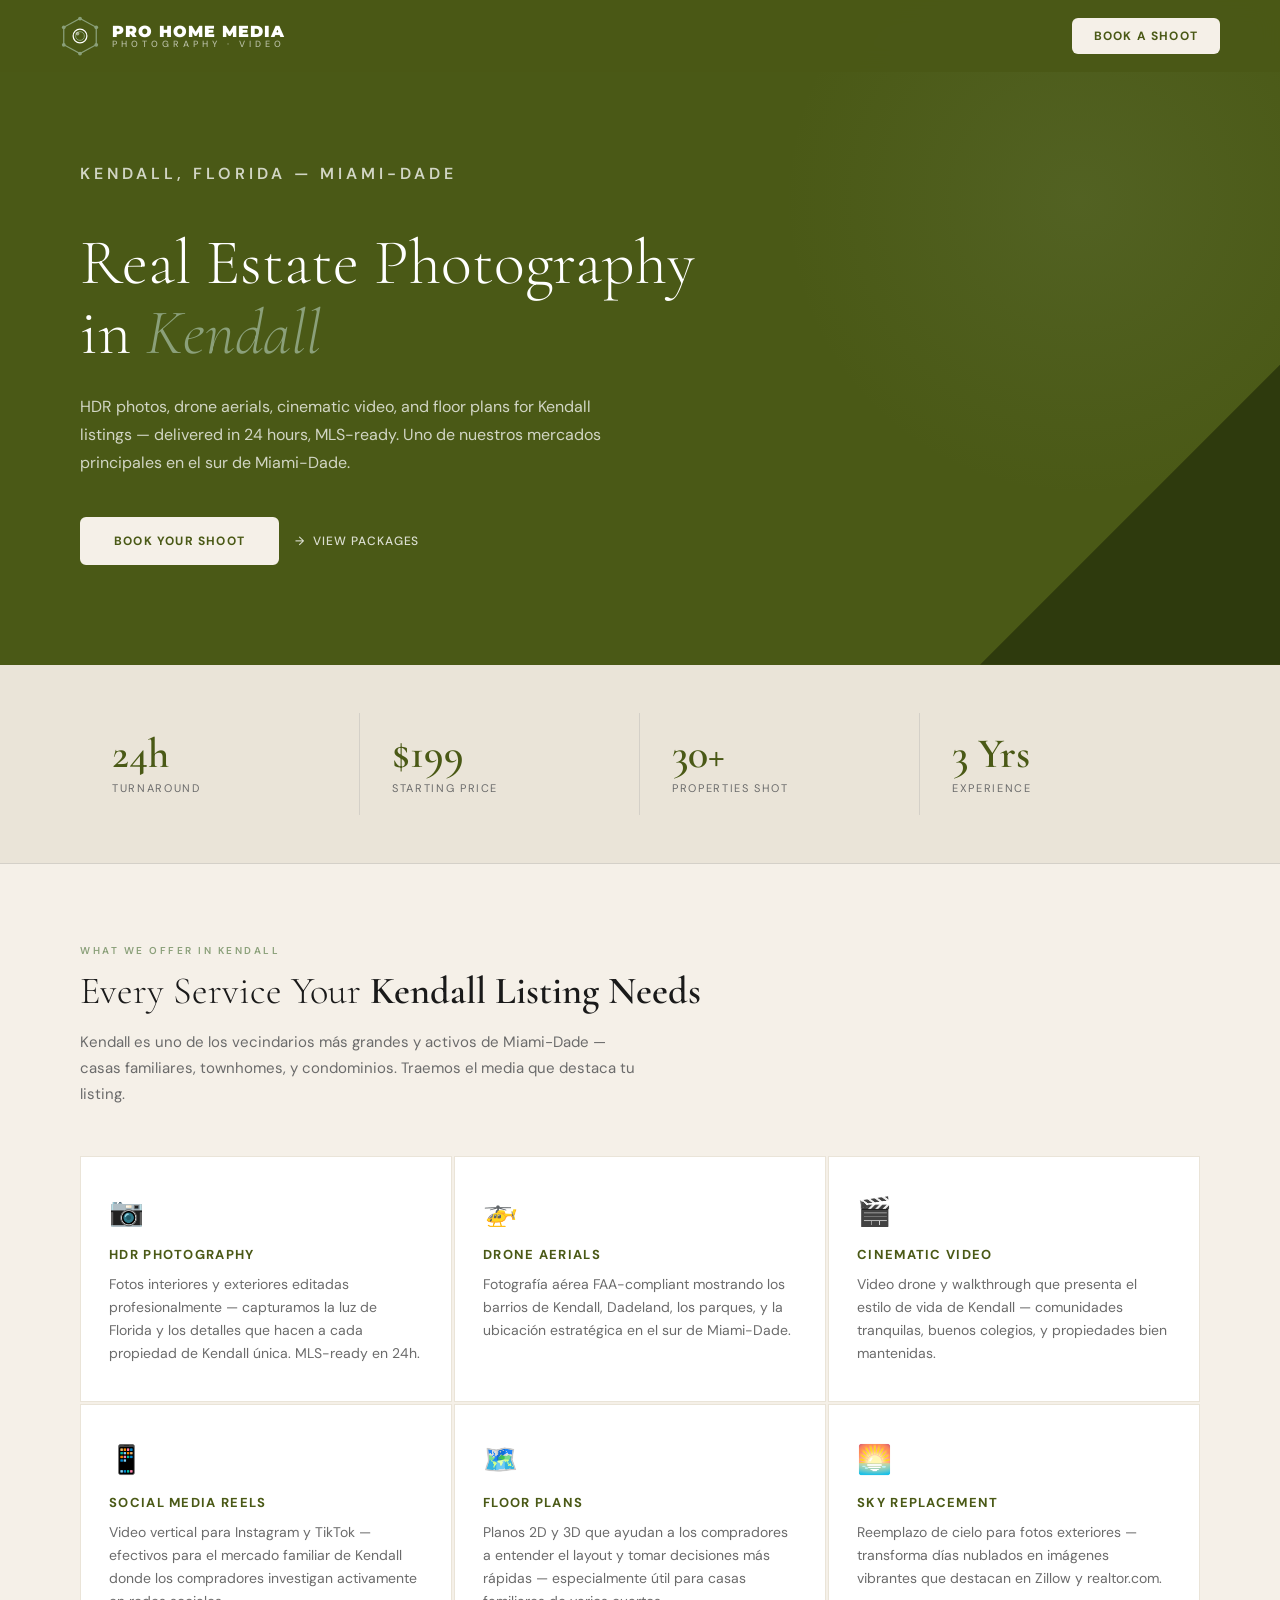
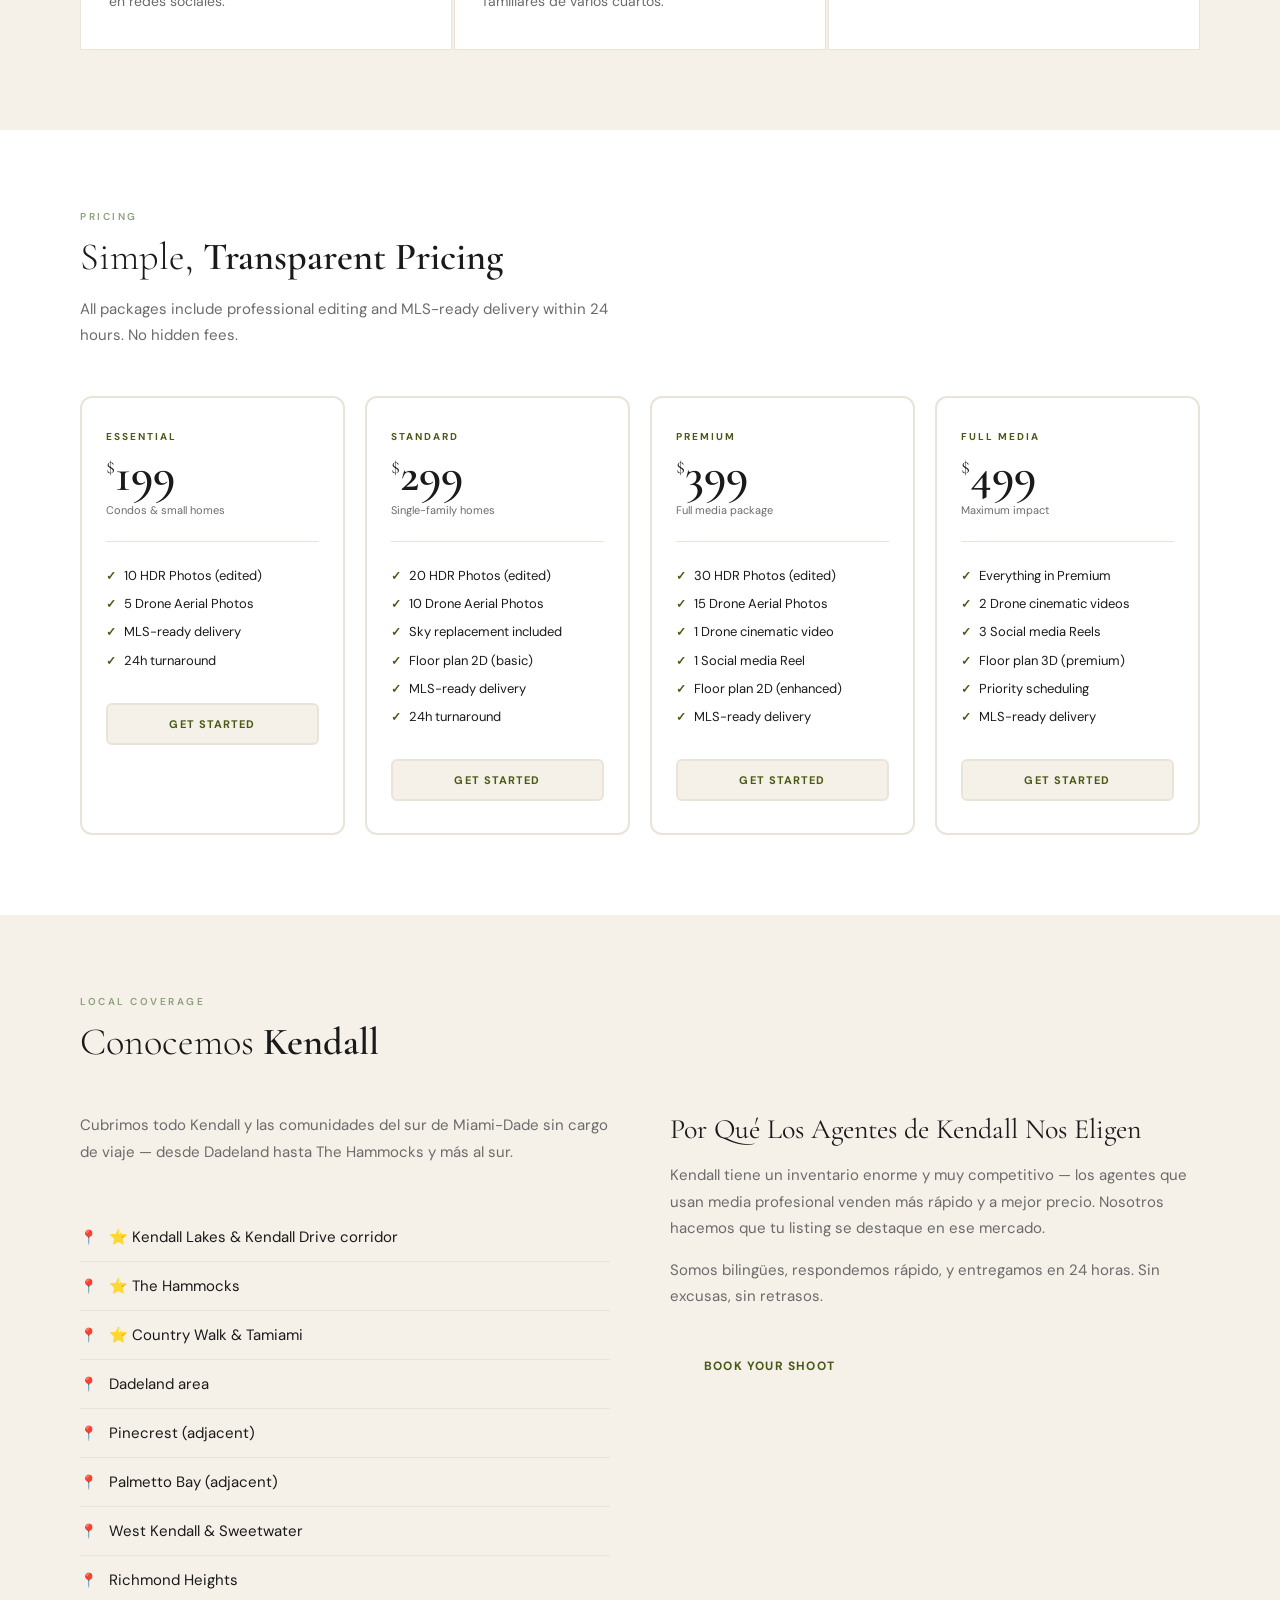
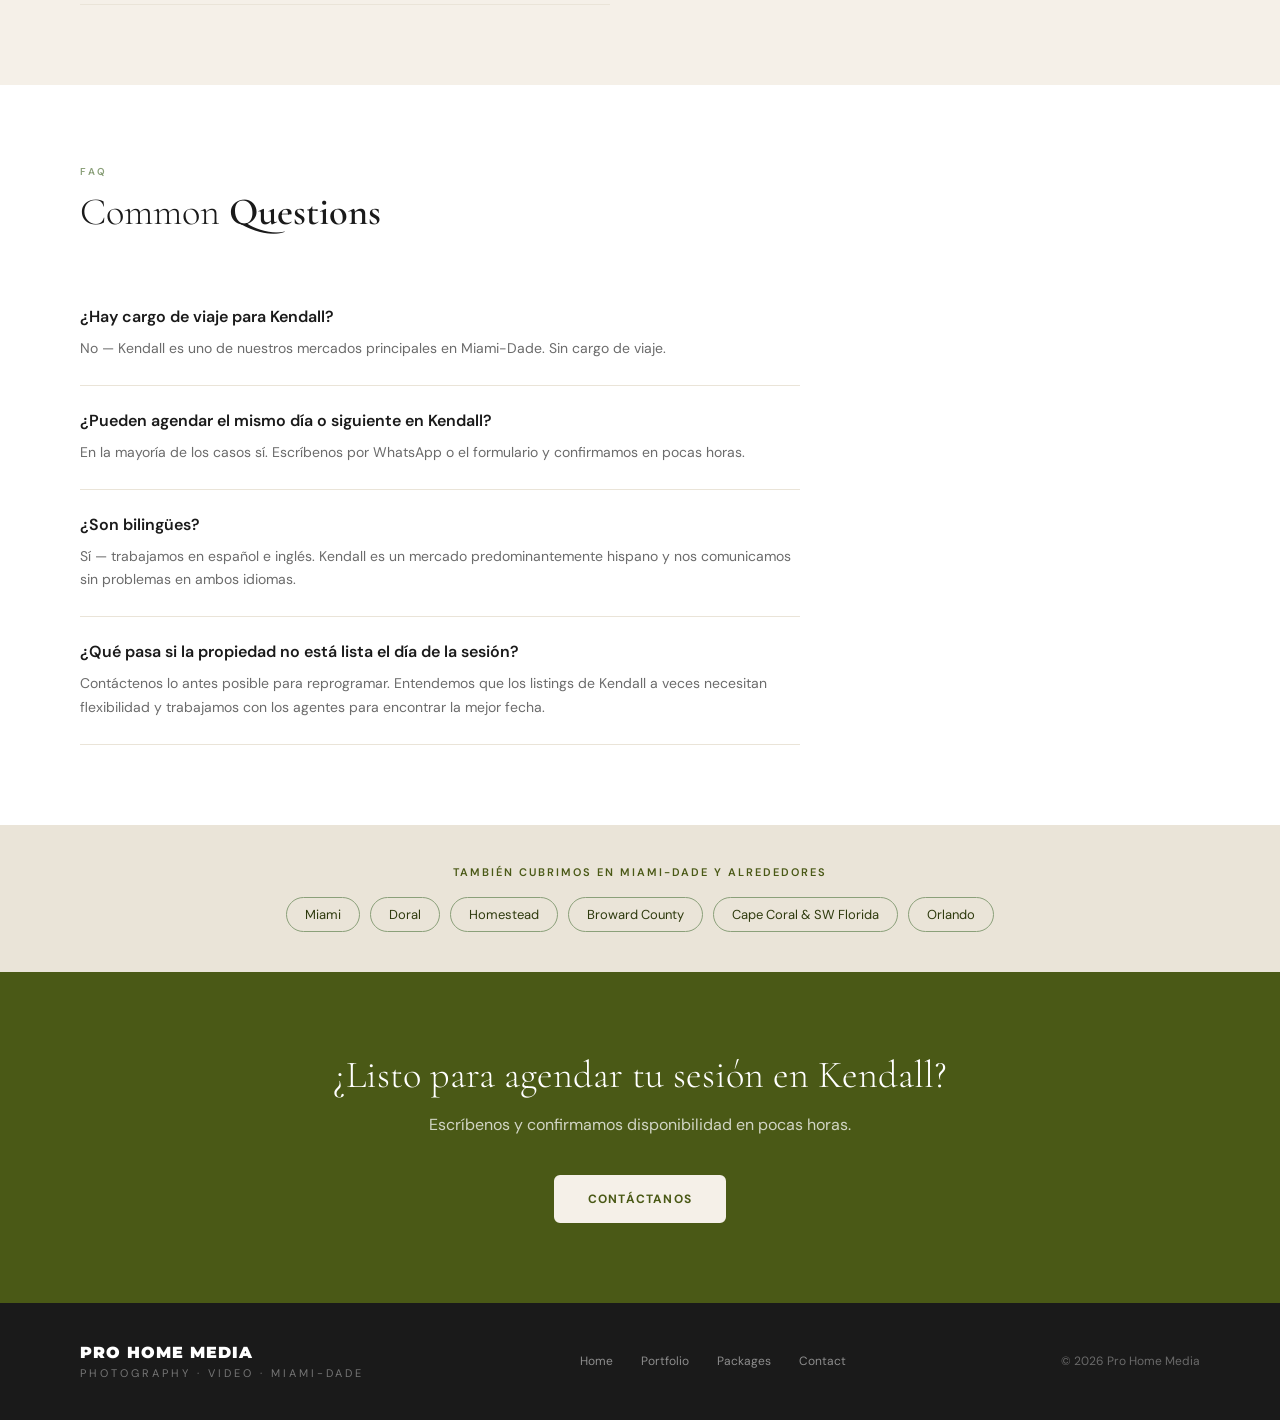
<file: real-estate-photography-kendall.html>
<!DOCTYPE html>
<html lang="en">
<head>
<meta charset="UTF-8">
<meta name="viewport" content="width=device-width, initial-scale=1.0">
<title>Real Estate Photography Kendall FL | Pro Home Media — HDR, Drone & Video</title>
<meta name="description" content="Professional real estate photography in Kendall, FL. HDR photos, drone aerials, cinematic video, and floor plans for Kendall listings. 24-hour delivery. Starting at $199.">
<meta name="author" content="Pro Home Media">
<meta property="og:title" content="Real Estate Photography Kendall FL | Pro Home Media">
<meta property="og:description" content="HDR photos, drone aerials, cinematic video & floor plans for Kendall real estate. 24h delivery. Starting at $199.">
<meta property="og:type" content="website">
<meta property="og:url" content="https://prohomemedia.com/real-estate-photography-kendall.html">
<meta property="og:image" content="https://prohomemedia.com/og-image.svg">
<meta property="og:site_name" content="Pro Home Media">
<meta name="twitter:card" content="summary_large_image">
<meta name="twitter:title" content="Real Estate Photography Kendall FL | Pro Home Media">
<meta name="twitter:description" content="HDR photos, drone aerials & video for Kendall listings. 24h delivery. Starting at $199.">
<meta name="twitter:image" content="https://prohomemedia.com/og-image.svg">
<link rel="canonical" href="https://prohomemedia.com/real-estate-photography-kendall.html">
<link rel="icon" type="image/svg+xml" href="data:image/svg+xml,%3Csvg xmlns='http://www.w3.org/2000/svg' viewBox='0 0 64 64'%3E%3Cpolygon points='32,4 58,18 58,46 32,60 6,46 6,18' fill='%234A5916' stroke='%238BA07A' stroke-width='2'/%3E%3Ccircle cx='32' cy='32' r='11' fill='none' stroke='white' stroke-width='2'/%3E%3Ccircle cx='32' cy='32' r='7' fill='none' stroke='%238BA07A' stroke-width='1.5'/%3E%3C/svg%3E">
<link rel="preconnect" href="https://fonts.googleapis.com">
<link rel="preconnect" href="https://fonts.gstatic.com" crossorigin>
<link href="https://fonts.googleapis.com/css2?family=Cormorant+Garamond:ital,wght@0,300;0,400;0,600;1,300;1,400&family=DM+Sans:wght@300;400;500;600;700&family=Montserrat:wght@700;900&display=swap" rel="stylesheet">
<link rel="stylesheet" href="city.css">
<script type="application/ld+json">
{
  "@context": "https://schema.org",
  "@type": "LocalBusiness",
  "@id": "https://prohomemedia.com/#business",
  "name": "Pro Home Media",
  "description": "Professional real estate photography, drone aerials, cinematic video, and floor plans in Kendall, FL. 24-hour delivery.",
  "url": "https://prohomemedia.com/real-estate-photography-kendall.html",
  "image": "https://prohomemedia.com/og-image.svg",
  "email": "novoaluis19@gmail.com",
  "address": {
    "@type": "PostalAddress",
    "addressLocality": "Kendall",
    "addressRegion": "FL",
    "addressCountry": "US"
  },
  "areaServed": { "@type": "City", "name": "Kendall" },
  "priceRange": "$$"
}
</script>
<script type="application/ld+json">
{
  "@context": "https://schema.org",
  "@type": "BreadcrumbList",
  "itemListElement": [
    { "@type": "ListItem", "position": 1, "name": "Home", "item": "https://prohomemedia.com/" },
    { "@type": "ListItem", "position": 2, "name": "Real Estate Photography Kendall FL", "item": "https://prohomemedia.com/real-estate-photography-kendall.html" }
  ]
}
</script>
</head>
<body>

<nav>
  <a href="/" class="nav-logo">
    <svg class="nav-logo-mark" viewBox="0 0 64 64" xmlns="http://www.w3.org/2000/svg">
      <polygon points="32,4 58,18 58,46 32,60 6,46 6,18" stroke="#8BA07A" stroke-width="2" fill="none"/>
      <circle cx="32" cy="32" r="11" fill="none" stroke="white" stroke-width="2"/>
      <circle cx="32" cy="32" r="7" fill="none" stroke="#8BA07A" stroke-width="1.5"/>
      <circle cx="28" cy="28" r="3" fill="white" opacity="0.5"/>
      <circle cx="32" cy="4" r="3" fill="#8BA07A"/><circle cx="58" cy="18" r="3" fill="#8BA07A"/>
      <circle cx="58" cy="46" r="3" fill="#8BA07A"/><circle cx="32" cy="60" r="3" fill="#8BA07A"/>
      <circle cx="6" cy="46" r="3" fill="#8BA07A"/><circle cx="6" cy="18" r="3" fill="#8BA07A"/>
    </svg>
    <div class="nav-brand">
      <span class="nav-brand-main">PRO HOME MEDIA</span>
      <span class="nav-brand-sub">Photography · Video</span>
    </div>
  </a>
  <a href="/#contact" class="nav-cta">Book a Shoot</a>
</nav>

<header class="city-hero">
  <p class="hero-eyebrow">Kendall, Florida — Miami-Dade</p>
  <h1>Real Estate Photography<br>in <em>Kendall</em></h1>
  <p>HDR photos, drone aerials, cinematic video, and floor plans for Kendall listings — delivered in 24 hours, MLS-ready. Uno de nuestros mercados principales en el sur de Miami-Dade.</p>
  <div class="hero-btns">
    <a href="/#contact" class="btn-primary">Book Your Shoot</a>
    <a href="/#packages" class="btn-ghost"><span>→</span> View Packages</a>
  </div>
</header>

<div class="city-stats">
  <div class="stat-item"><div class="stat-num">24h</div><div class="stat-label">Turnaround</div></div>
  <div class="stat-item"><div class="stat-num">$199</div><div class="stat-label">Starting Price</div></div>
  <div class="stat-item"><div class="stat-num">30+</div><div class="stat-label">Properties Shot</div></div>
  <div class="stat-item"><div class="stat-num">3 Yrs</div><div class="stat-label">Experience</div></div>
</div>

<section class="services-bg">
  <p class="section-eyebrow">What We Offer in Kendall</p>
  <h2 class="section-title">Every Service Your <strong>Kendall Listing Needs</strong></h2>
  <p class="section-desc">Kendall es uno de los vecindarios más grandes y activos de Miami-Dade — casas familiares, townhomes, y condominios. Traemos el media que destaca tu listing.</p>
  <div class="services-grid">
    <div class="service-card">
      <div class="service-icon">📷</div>
      <div class="service-name">HDR Photography</div>
      <div class="service-desc">Fotos interiores y exteriores editadas profesionalmente — capturamos la luz de Florida y los detalles que hacen a cada propiedad de Kendall única. MLS-ready en 24h.</div>
    </div>
    <div class="service-card">
      <div class="service-icon">🚁</div>
      <div class="service-name">Drone Aerials</div>
      <div class="service-desc">Fotografía aérea FAA-compliant mostrando los barrios de Kendall, Dadeland, los parques, y la ubicación estratégica en el sur de Miami-Dade.</div>
    </div>
    <div class="service-card">
      <div class="service-icon">🎬</div>
      <div class="service-name">Cinematic Video</div>
      <div class="service-desc">Video drone y walkthrough que presenta el estilo de vida de Kendall — comunidades tranquilas, buenos colegios, y propiedades bien mantenidas.</div>
    </div>
    <div class="service-card">
      <div class="service-icon">📱</div>
      <div class="service-name">Social Media Reels</div>
      <div class="service-desc">Video vertical para Instagram y TikTok — efectivos para el mercado familiar de Kendall donde los compradores investigan activamente en redes sociales.</div>
    </div>
    <div class="service-card">
      <div class="service-icon">🗺️</div>
      <div class="service-name">Floor Plans</div>
      <div class="service-desc">Planos 2D y 3D que ayudan a los compradores a entender el layout y tomar decisiones más rápidas — especialmente útil para casas familiares de varios cuartos.</div>
    </div>
    <div class="service-card">
      <div class="service-icon">🌅</div>
      <div class="service-name">Sky Replacement</div>
      <div class="service-desc">Reemplazo de cielo para fotos exteriores — transforma días nublados en imágenes vibrantes que destacan en Zillow y realtor.com.</div>
    </div>
  </div>
</section>

<section>
  <p class="section-eyebrow">Pricing</p>
  <h2 class="section-title">Simple, <strong>Transparent Pricing</strong></h2>
  <p class="section-desc">All packages include professional editing and MLS-ready delivery within 24 hours. No hidden fees.</p>
  <div class="packages-grid">
    <div class="pkg-card">
      <div class="pkg-name">Essential</div>
      <div class="pkg-price"><span>$</span>199</div>
      <div class="pkg-sub">Condos & small homes</div>
      <div class="pkg-divider"></div>
      <ul class="pkg-features">
        <li>10 HDR Photos (edited)</li>
        <li>5 Drone Aerial Photos</li>
        <li>MLS-ready delivery</li>
        <li>24h turnaround</li>
      </ul>
      <a href="/#contact" class="pkg-btn">Get Started</a>
    </div>
    <div class="pkg-card">
      <div class="pkg-name">Standard</div>
      <div class="pkg-price"><span>$</span>299</div>
      <div class="pkg-sub">Single-family homes</div>
      <div class="pkg-divider"></div>
      <ul class="pkg-features">
        <li>20 HDR Photos (edited)</li>
        <li>10 Drone Aerial Photos</li>
        <li>Sky replacement included</li>
        <li>Floor plan 2D (basic)</li>
        <li>MLS-ready delivery</li>
        <li>24h turnaround</li>
      </ul>
      <a href="/#contact" class="pkg-btn">Get Started</a>
    </div>
    <div class="pkg-card">
      <div class="pkg-name">Premium</div>
      <div class="pkg-price"><span>$</span>399</div>
      <div class="pkg-sub">Full media package</div>
      <div class="pkg-divider"></div>
      <ul class="pkg-features">
        <li>30 HDR Photos (edited)</li>
        <li>15 Drone Aerial Photos</li>
        <li>1 Drone cinematic video</li>
        <li>1 Social media Reel</li>
        <li>Floor plan 2D (enhanced)</li>
        <li>MLS-ready delivery</li>
      </ul>
      <a href="/#contact" class="pkg-btn">Get Started</a>
    </div>
    <div class="pkg-card">
      <div class="pkg-name">Full Media</div>
      <div class="pkg-price"><span>$</span>499</div>
      <div class="pkg-sub">Maximum impact</div>
      <div class="pkg-divider"></div>
      <ul class="pkg-features">
        <li>Everything in Premium</li>
        <li>2 Drone cinematic videos</li>
        <li>3 Social media Reels</li>
        <li>Floor plan 3D (premium)</li>
        <li>Priority scheduling</li>
        <li>MLS-ready delivery</li>
      </ul>
      <a href="/#contact" class="pkg-btn">Get Started</a>
    </div>
  </div>
</section>

<section class="local-bg">
  <p class="section-eyebrow">Local Coverage</p>
  <h2 class="section-title">Conocemos <strong>Kendall</strong></h2>
  <div class="local-grid">
    <div>
      <p class="section-desc">Cubrimos todo Kendall y las comunidades del sur de Miami-Dade sin cargo de viaje — desde Dadeland hasta The Hammocks y más al sur.</p>
      <ul class="local-areas">
        <li>⭐ Kendall Lakes & Kendall Drive corridor</li>
        <li>⭐ The Hammocks</li>
        <li>⭐ Country Walk & Tamiami</li>
        <li>Dadeland area</li>
        <li>Pinecrest (adjacent)</li>
        <li>Palmetto Bay (adjacent)</li>
        <li>West Kendall & Sweetwater</li>
        <li>Richmond Heights</li>
      </ul>
    </div>
    <div class="local-why">
      <h3>Por Qué Los Agentes de Kendall Nos Eligen</h3>
      <p>Kendall tiene un inventario enorme y muy competitivo — los agentes que usan media profesional venden más rápido y a mejor precio. Nosotros hacemos que tu listing se destaque en ese mercado.</p>
      <p>Somos bilingües, respondemos rápido, y entregamos en 24 horas. Sin excusas, sin retrasos.</p>
      <a href="/#contact" class="btn-primary" style="display:inline-block; margin-top:16px;">Book Your Shoot</a>
    </div>
  </div>
</section>

<section>
  <p class="section-eyebrow">FAQ</p>
  <h2 class="section-title">Common <strong>Questions</strong></h2>
  <div class="faq-list">
    <div class="faq-item">
      <div class="faq-q">¿Hay cargo de viaje para Kendall?</div>
      <div class="faq-a">No — Kendall es uno de nuestros mercados principales en Miami-Dade. Sin cargo de viaje.</div>
    </div>
    <div class="faq-item">
      <div class="faq-q">¿Pueden agendar el mismo día o siguiente en Kendall?</div>
      <div class="faq-a">En la mayoría de los casos sí. Escríbenos por WhatsApp o el formulario y confirmamos en pocas horas.</div>
    </div>
    <div class="faq-item">
      <div class="faq-q">¿Son bilingües?</div>
      <div class="faq-a">Sí — trabajamos en español e inglés. Kendall es un mercado predominantemente hispano y nos comunicamos sin problemas en ambos idiomas.</div>
    </div>
    <div class="faq-item">
      <div class="faq-q">¿Qué pasa si la propiedad no está lista el día de la sesión?</div>
      <div class="faq-a">Contáctenos lo antes posible para reprogramar. Entendemos que los listings de Kendall a veces necesitan flexibilidad y trabajamos con los agentes para encontrar la mejor fecha.</div>
    </div>
  </div>
</section>

<div class="also-covers">
  <p>También cubrimos en Miami-Dade y alrededores</p>
  <div class="also-links">
    <a href="/real-estate-photography-miami.html">Miami</a>
    <a href="/real-estate-photography-doral.html">Doral</a>
    <a href="/real-estate-photography-homestead.html">Homestead</a>
    <a href="/real-estate-photography-broward.html">Broward County</a>
    <a href="/real-estate-photography-cape-coral.html">Cape Coral &amp; SW Florida</a>
    <a href="/real-estate-photography-orlando.html">Orlando</a>
  </div>
</div>

<div class="cta-band">
  <h2>¿Listo para agendar tu sesión en Kendall?</h2>
  <p>Escríbenos y confirmamos disponibilidad en pocas horas.</p>
  <a href="/#contact" class="btn-primary">Contáctanos</a>
</div>

<footer>
  <div>
    <div class="footer-brand">PRO HOME MEDIA</div>
    <div class="footer-sub">Photography · Video · Miami-Dade</div>
  </div>
  <div class="footer-links">
    <a href="/">Home</a>
    <a href="/portfolio.html">Portfolio</a>
    <a href="/#packages">Packages</a>
    <a href="/#contact">Contact</a>
  </div>
  <div class="footer-copy">© 2026 Pro Home Media</div>
</footer>

</body>
</html>
</file>
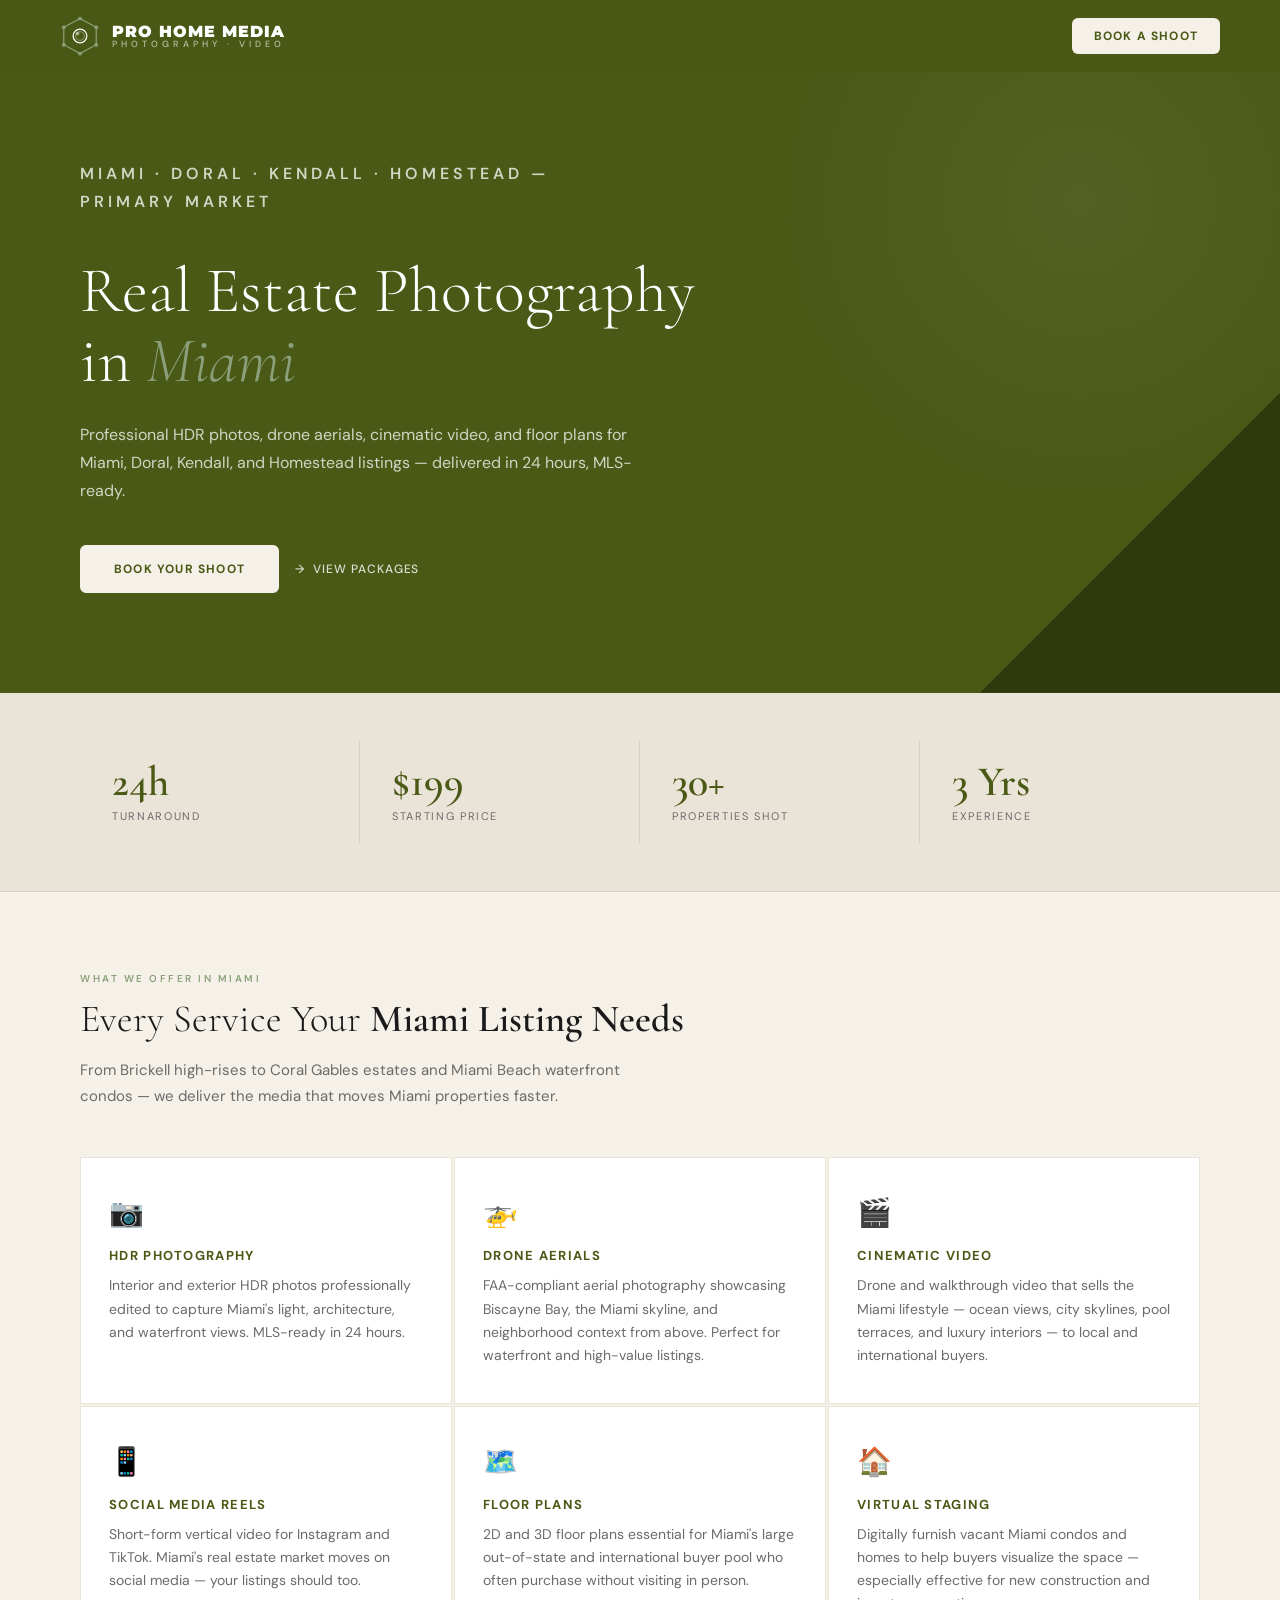
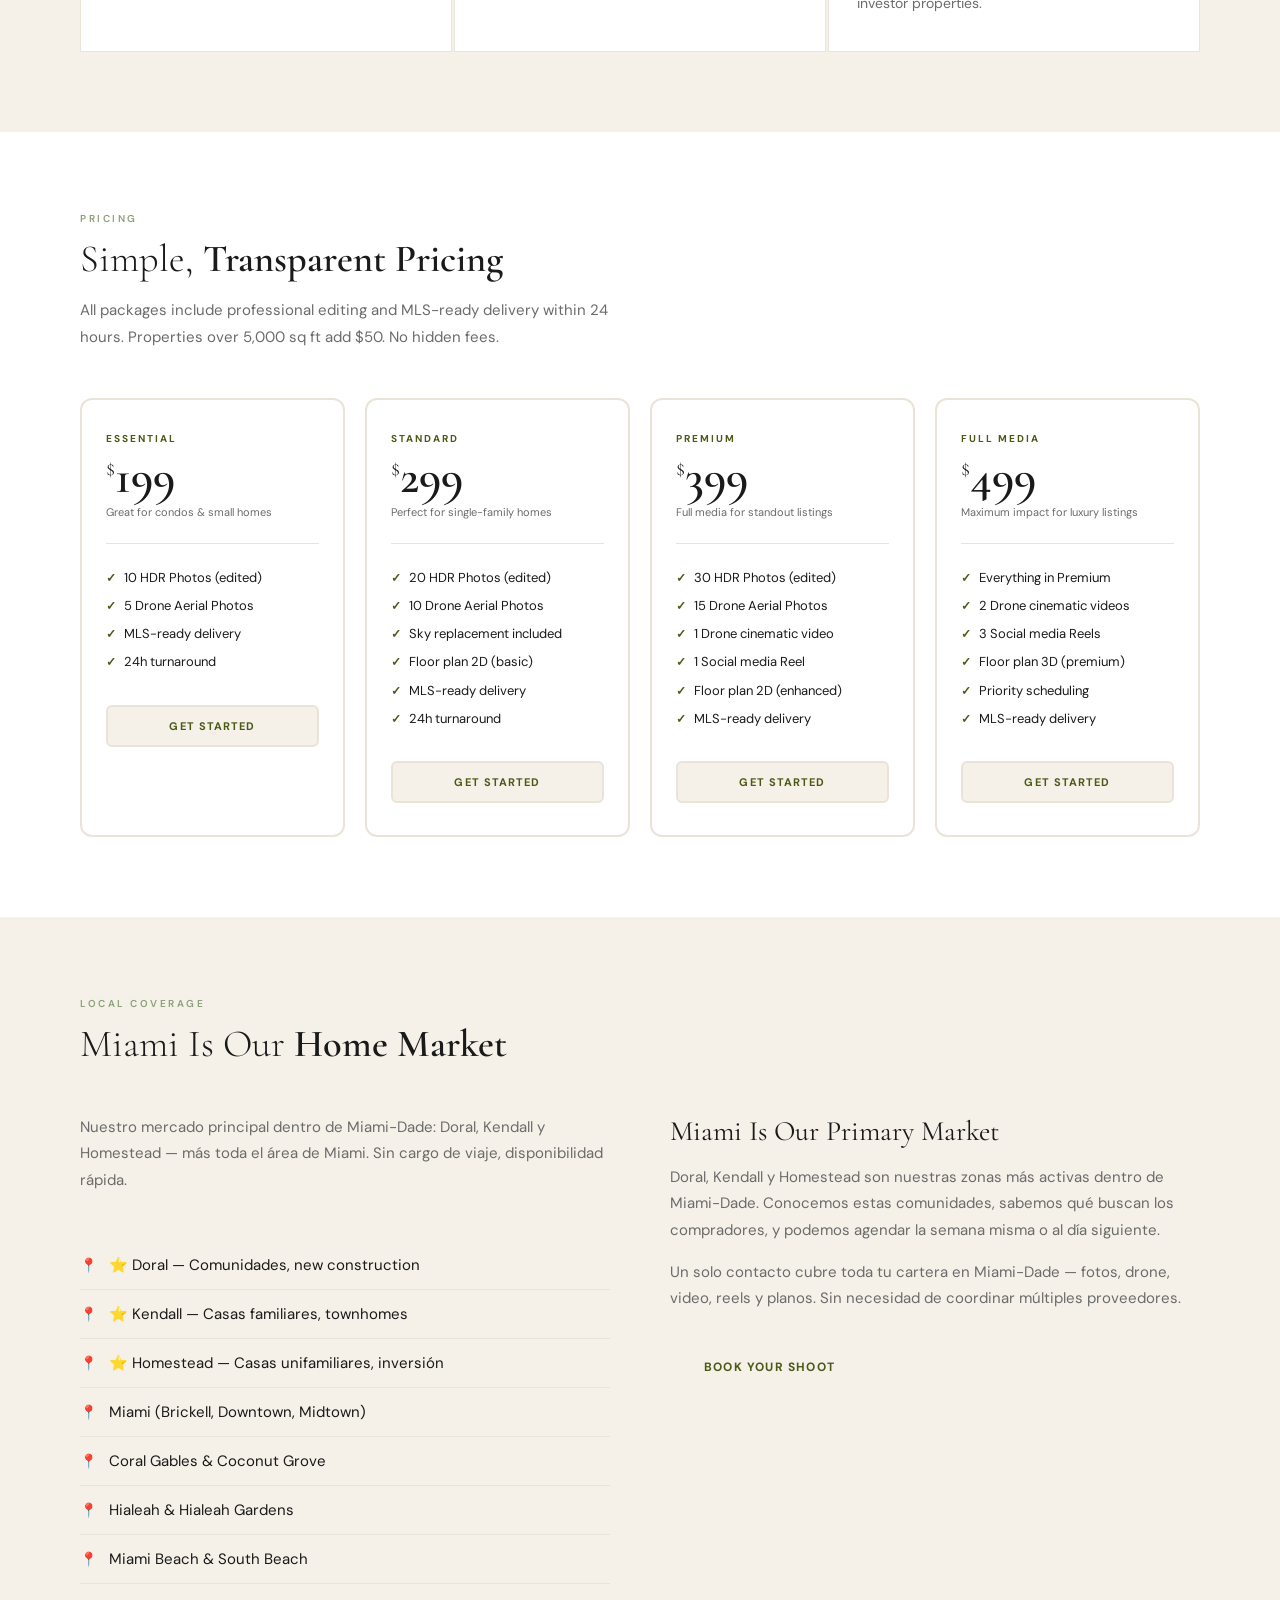
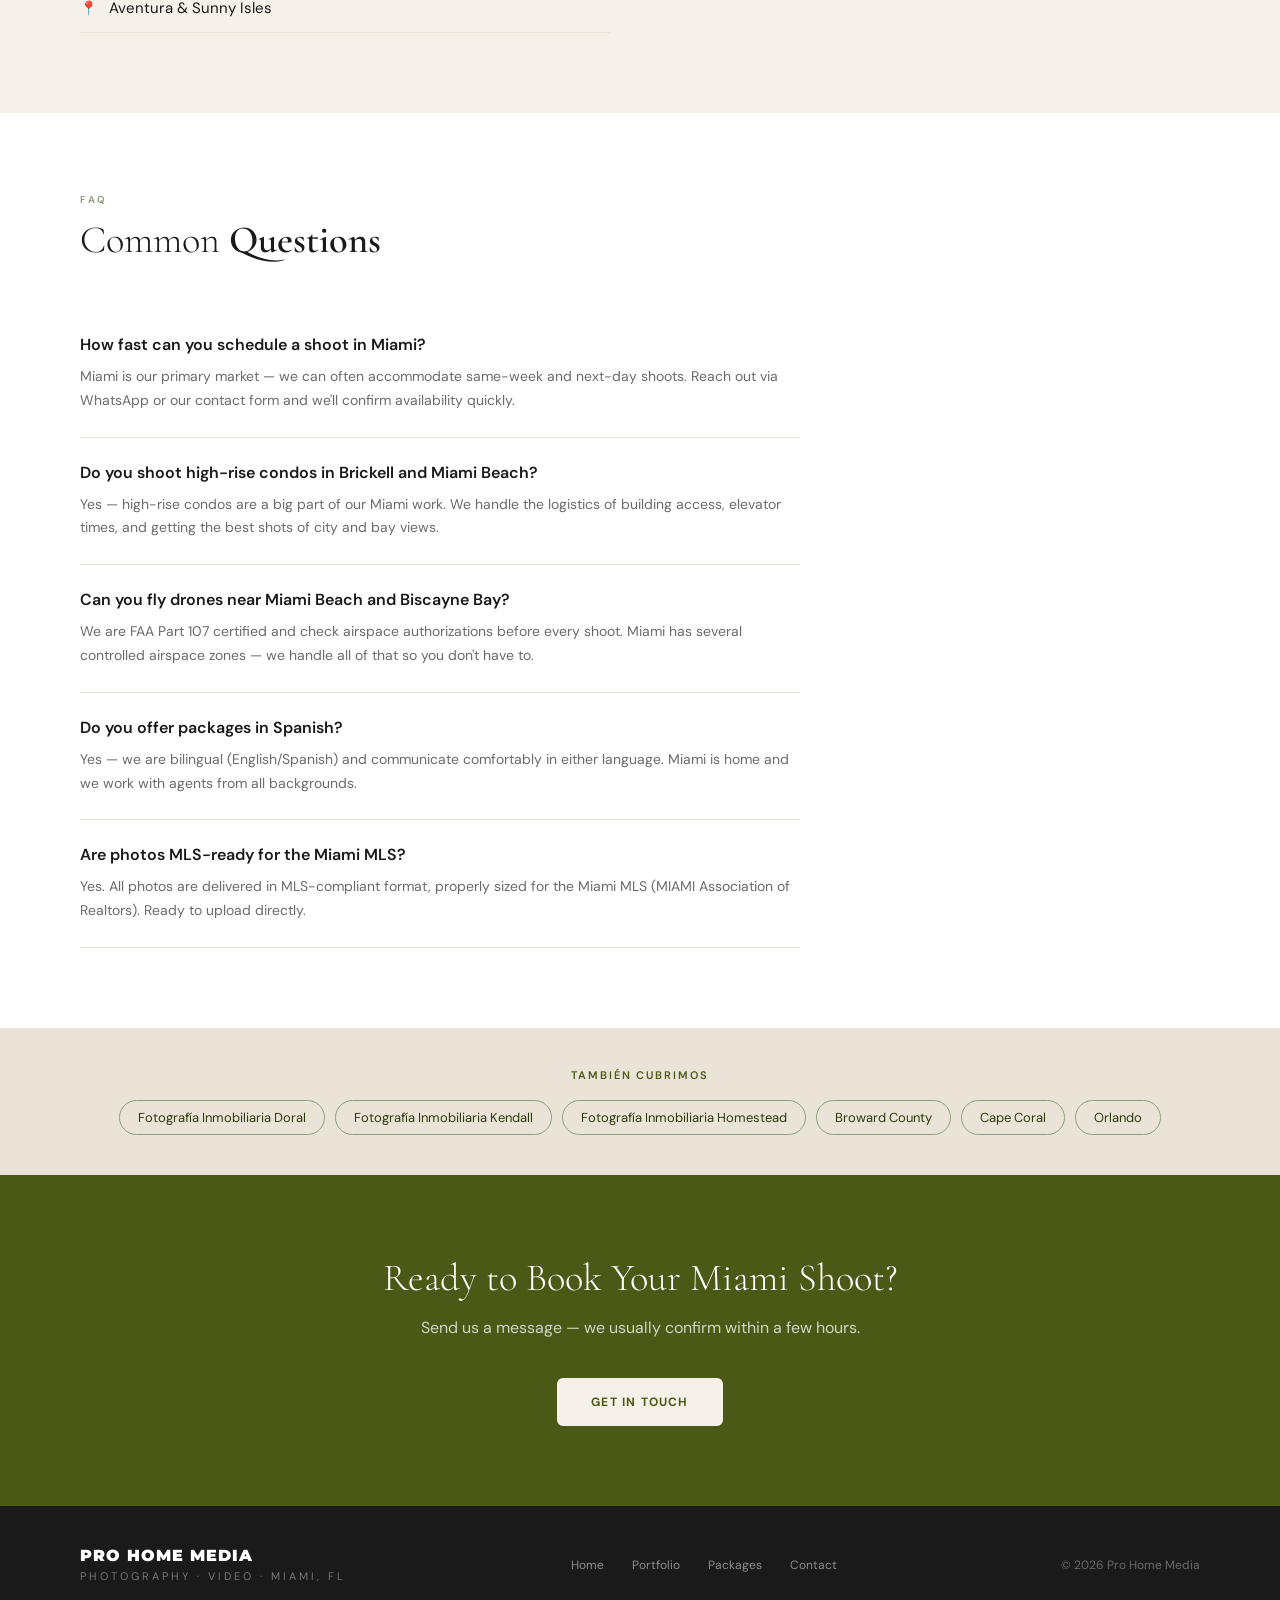
<file: real-estate-photography-miami.html>
<!DOCTYPE html>
<html lang="en">
<head>
<meta charset="UTF-8">
<meta name="viewport" content="width=device-width, initial-scale=1.0">
<title>Real Estate Photography Miami, Doral, Kendall & Homestead FL | Pro Home Media</title>
<meta name="description" content="Professional real estate photography in Miami, Doral, Kendall, and Homestead FL. HDR photos, drone aerials, cinematic video, and floor plans. 24-hour delivery. Starting at $199.">
<meta name="author" content="Pro Home Media">
<meta property="og:title" content="Real Estate Photography Miami FL | Pro Home Media">
<meta property="og:description" content="HDR photos, drone aerials, cinematic video & floor plans for Miami real estate agents. 24h delivery. Starting at $199.">
<meta property="og:type" content="website">
<meta property="og:url" content="https://prohomemedia.com/real-estate-photography-miami.html">
<meta property="og:image" content="https://prohomemedia.com/og-image.svg">
<meta property="og:site_name" content="Pro Home Media">
<meta name="twitter:card" content="summary_large_image">
<meta name="twitter:title" content="Real Estate Photography Miami FL | Pro Home Media">
<meta name="twitter:description" content="HDR photos, drone aerials & cinematic video for Miami listings. 24h delivery. Starting at $199.">
<meta name="twitter:image" content="https://prohomemedia.com/og-image.svg">
<link rel="canonical" href="https://prohomemedia.com/real-estate-photography-miami.html">
<link rel="icon" type="image/svg+xml" href="data:image/svg+xml,%3Csvg xmlns='http://www.w3.org/2000/svg' viewBox='0 0 64 64'%3E%3Cpolygon points='32,4 58,18 58,46 32,60 6,46 6,18' fill='%234A5916' stroke='%238BA07A' stroke-width='2'/%3E%3Ccircle cx='32' cy='32' r='11' fill='none' stroke='white' stroke-width='2'/%3E%3Ccircle cx='32' cy='32' r='7' fill='none' stroke='%238BA07A' stroke-width='1.5'/%3E%3C/svg%3E">
<link rel="preconnect" href="https://fonts.googleapis.com">
<link rel="preconnect" href="https://fonts.gstatic.com" crossorigin>
<link href="https://fonts.googleapis.com/css2?family=Cormorant+Garamond:ital,wght@0,300;0,400;0,600;1,300;1,400&family=DM+Sans:wght@300;400;500;600;700&family=Montserrat:wght@700;900&display=swap" rel="stylesheet">
<link rel="stylesheet" href="city.css">
<script type="application/ld+json">
{
  "@context": "https://schema.org",
  "@type": "LocalBusiness",
  "@id": "https://prohomemedia.com/#business",
  "name": "Pro Home Media",
  "description": "Professional real estate photography, drone aerials, cinematic video, and floor plans in Miami, FL. 24-hour delivery.",
  "url": "https://prohomemedia.com/real-estate-photography-miami.html",
  "image": "https://prohomemedia.com/og-image.svg",
  "email": "novoaluis19@gmail.com",
  "address": {
    "@type": "PostalAddress",
    "addressLocality": "Miami",
    "addressRegion": "FL",
    "addressCountry": "US"
  },
  "areaServed": [
    { "@type": "City", "name": "Miami" },
    { "@type": "City", "name": "Doral" },
    { "@type": "City", "name": "Kendall" },
    { "@type": "City", "name": "Homestead" },
    { "@type": "City", "name": "Miami Beach" },
    { "@type": "City", "name": "Coral Gables" },
    { "@type": "City", "name": "Hialeah" }
  ],
  "priceRange": "$$",
  "hasOfferCatalog": {
    "@type": "OfferCatalog",
    "name": "Real Estate Media Packages",
    "itemListElement": [
      { "@type": "Offer", "name": "Essential", "price": "199", "priceCurrency": "USD" },
      { "@type": "Offer", "name": "Standard", "price": "299", "priceCurrency": "USD" },
      { "@type": "Offer", "name": "Premium", "price": "399", "priceCurrency": "USD" },
      { "@type": "Offer", "name": "Full Media", "price": "499", "priceCurrency": "USD" }
    ]
  }
}
</script>
<script type="application/ld+json">
{
  "@context": "https://schema.org",
  "@type": "BreadcrumbList",
  "itemListElement": [
    { "@type": "ListItem", "position": 1, "name": "Home", "item": "https://prohomemedia.com/" },
    { "@type": "ListItem", "position": 2, "name": "Real Estate Photography Miami FL", "item": "https://prohomemedia.com/real-estate-photography-miami.html" }
  ]
}
</script>
</head>
<body>

<nav>
  <a href="/" class="nav-logo">
    <svg class="nav-logo-mark" viewBox="0 0 64 64" xmlns="http://www.w3.org/2000/svg">
      <polygon points="32,4 58,18 58,46 32,60 6,46 6,18" stroke="#8BA07A" stroke-width="2" fill="none"/>
      <circle cx="32" cy="32" r="11" fill="none" stroke="white" stroke-width="2"/>
      <circle cx="32" cy="32" r="7" fill="none" stroke="#8BA07A" stroke-width="1.5"/>
      <circle cx="28" cy="28" r="3" fill="white" opacity="0.5"/>
      <circle cx="32" cy="4" r="3" fill="#8BA07A"/>
      <circle cx="58" cy="18" r="3" fill="#8BA07A"/>
      <circle cx="58" cy="46" r="3" fill="#8BA07A"/>
      <circle cx="32" cy="60" r="3" fill="#8BA07A"/>
      <circle cx="6" cy="46" r="3" fill="#8BA07A"/>
      <circle cx="6" cy="18" r="3" fill="#8BA07A"/>
    </svg>
    <div class="nav-brand">
      <span class="nav-brand-main">PRO HOME MEDIA</span>
      <span class="nav-brand-sub">Photography · Video</span>
    </div>
  </a>
  <a href="/#contact" class="nav-cta">Book a Shoot</a>
</nav>

<header class="city-hero">
  <p class="hero-eyebrow">Miami · Doral · Kendall · Homestead — Primary Market</p>
  <h1>Real Estate Photography<br>in <em>Miami</em></h1>
  <p>Professional HDR photos, drone aerials, cinematic video, and floor plans for Miami, Doral, Kendall, and Homestead listings — delivered in 24 hours, MLS-ready.</p>
  <div class="hero-btns">
    <a href="/#contact" class="btn-primary">Book Your Shoot</a>
    <a href="/#packages" class="btn-ghost"><span>→</span> View Packages</a>
  </div>
</header>

<div class="city-stats">
  <div class="stat-item"><div class="stat-num">24h</div><div class="stat-label">Turnaround</div></div>
  <div class="stat-item"><div class="stat-num">$199</div><div class="stat-label">Starting Price</div></div>
  <div class="stat-item"><div class="stat-num">30+</div><div class="stat-label">Properties Shot</div></div>
  <div class="stat-item"><div class="stat-num">3 Yrs</div><div class="stat-label">Experience</div></div>
</div>

<section class="services-bg">
  <p class="section-eyebrow">What We Offer in Miami</p>
  <h2 class="section-title">Every Service Your <strong>Miami Listing Needs</strong></h2>
  <p class="section-desc">From Brickell high-rises to Coral Gables estates and Miami Beach waterfront condos — we deliver the media that moves Miami properties faster.</p>
  <div class="services-grid">
    <div class="service-card">
      <div class="service-icon">📷</div>
      <div class="service-name">HDR Photography</div>
      <div class="service-desc">Interior and exterior HDR photos professionally edited to capture Miami's light, architecture, and waterfront views. MLS-ready in 24 hours.</div>
    </div>
    <div class="service-card">
      <div class="service-icon">🚁</div>
      <div class="service-name">Drone Aerials</div>
      <div class="service-desc">FAA-compliant aerial photography showcasing Biscayne Bay, the Miami skyline, and neighborhood context from above. Perfect for waterfront and high-value listings.</div>
    </div>
    <div class="service-card">
      <div class="service-icon">🎬</div>
      <div class="service-name">Cinematic Video</div>
      <div class="service-desc">Drone and walkthrough video that sells the Miami lifestyle — ocean views, city skylines, pool terraces, and luxury interiors — to local and international buyers.</div>
    </div>
    <div class="service-card">
      <div class="service-icon">📱</div>
      <div class="service-name">Social Media Reels</div>
      <div class="service-desc">Short-form vertical video for Instagram and TikTok. Miami's real estate market moves on social media — your listings should too.</div>
    </div>
    <div class="service-card">
      <div class="service-icon">🗺️</div>
      <div class="service-name">Floor Plans</div>
      <div class="service-desc">2D and 3D floor plans essential for Miami's large out-of-state and international buyer pool who often purchase without visiting in person.</div>
    </div>
    <div class="service-card">
      <div class="service-icon">🏠</div>
      <div class="service-name">Virtual Staging</div>
      <div class="service-desc">Digitally furnish vacant Miami condos and homes to help buyers visualize the space — especially effective for new construction and investor properties.</div>
    </div>
  </div>
</section>

<section>
  <p class="section-eyebrow">Pricing</p>
  <h2 class="section-title">Simple, <strong>Transparent Pricing</strong></h2>
  <p class="section-desc">All packages include professional editing and MLS-ready delivery within 24 hours. Properties over 5,000 sq ft add $50. No hidden fees.</p>
  <div class="packages-grid">
    <div class="pkg-card">
      <div class="pkg-name">Essential</div>
      <div class="pkg-price"><span>$</span>199</div>
      <div class="pkg-sub">Great for condos & small homes</div>
      <div class="pkg-divider"></div>
      <ul class="pkg-features">
        <li>10 HDR Photos (edited)</li>
        <li>5 Drone Aerial Photos</li>
        <li>MLS-ready delivery</li>
        <li>24h turnaround</li>
      </ul>
      <a href="/#contact" class="pkg-btn">Get Started</a>
    </div>
    <div class="pkg-card">
      <div class="pkg-name">Standard</div>
      <div class="pkg-price"><span>$</span>299</div>
      <div class="pkg-sub">Perfect for single-family homes</div>
      <div class="pkg-divider"></div>
      <ul class="pkg-features">
        <li>20 HDR Photos (edited)</li>
        <li>10 Drone Aerial Photos</li>
        <li>Sky replacement included</li>
        <li>Floor plan 2D (basic)</li>
        <li>MLS-ready delivery</li>
        <li>24h turnaround</li>
      </ul>
      <a href="/#contact" class="pkg-btn">Get Started</a>
    </div>
    <div class="pkg-card">
      <div class="pkg-name">Premium</div>
      <div class="pkg-price"><span>$</span>399</div>
      <div class="pkg-sub">Full media for standout listings</div>
      <div class="pkg-divider"></div>
      <ul class="pkg-features">
        <li>30 HDR Photos (edited)</li>
        <li>15 Drone Aerial Photos</li>
        <li>1 Drone cinematic video</li>
        <li>1 Social media Reel</li>
        <li>Floor plan 2D (enhanced)</li>
        <li>MLS-ready delivery</li>
      </ul>
      <a href="/#contact" class="pkg-btn">Get Started</a>
    </div>
    <div class="pkg-card">
      <div class="pkg-name">Full Media</div>
      <div class="pkg-price"><span>$</span>499</div>
      <div class="pkg-sub">Maximum impact for luxury listings</div>
      <div class="pkg-divider"></div>
      <ul class="pkg-features">
        <li>Everything in Premium</li>
        <li>2 Drone cinematic videos</li>
        <li>3 Social media Reels</li>
        <li>Floor plan 3D (premium)</li>
        <li>Priority scheduling</li>
        <li>MLS-ready delivery</li>
      </ul>
      <a href="/#contact" class="pkg-btn">Get Started</a>
    </div>
  </div>
</section>

<section class="local-bg">
  <p class="section-eyebrow">Local Coverage</p>
  <h2 class="section-title">Miami Is Our <strong>Home Market</strong></h2>
  <div class="local-grid">
    <div>
      <p class="section-desc">Nuestro mercado principal dentro de Miami-Dade: Doral, Kendall y Homestead — más toda el área de Miami. Sin cargo de viaje, disponibilidad rápida.</p>
      <ul class="local-areas">
        <li>⭐ Doral — Comunidades, new construction</li>
        <li>⭐ Kendall — Casas familiares, townhomes</li>
        <li>⭐ Homestead — Casas unifamiliares, inversión</li>
        <li>Miami (Brickell, Downtown, Midtown)</li>
        <li>Coral Gables & Coconut Grove</li>
        <li>Hialeah & Hialeah Gardens</li>
        <li>Miami Beach & South Beach</li>
        <li>Aventura & Sunny Isles</li>
      </ul>
    </div>
    <div class="local-why">
      <h3>Miami Is Our Primary Market</h3>
      <p>Doral, Kendall y Homestead son nuestras zonas más activas dentro de Miami-Dade. Conocemos estas comunidades, sabemos qué buscan los compradores, y podemos agendar la semana misma o al día siguiente.</p>
      <p>Un solo contacto cubre toda tu cartera en Miami-Dade — fotos, drone, video, reels y planos. Sin necesidad de coordinar múltiples proveedores.</p>
      <a href="/#contact" class="btn-primary" style="display:inline-block; margin-top:16px;">Book Your Shoot</a>
    </div>
  </div>
</section>

<section>
  <p class="section-eyebrow">FAQ</p>
  <h2 class="section-title">Common <strong>Questions</strong></h2>
  <div class="faq-list">
    <div class="faq-item">
      <div class="faq-q">How fast can you schedule a shoot in Miami?</div>
      <div class="faq-a">Miami is our primary market — we can often accommodate same-week and next-day shoots. Reach out via WhatsApp or our contact form and we'll confirm availability quickly.</div>
    </div>
    <div class="faq-item">
      <div class="faq-q">Do you shoot high-rise condos in Brickell and Miami Beach?</div>
      <div class="faq-a">Yes — high-rise condos are a big part of our Miami work. We handle the logistics of building access, elevator times, and getting the best shots of city and bay views.</div>
    </div>
    <div class="faq-item">
      <div class="faq-q">Can you fly drones near Miami Beach and Biscayne Bay?</div>
      <div class="faq-a">We are FAA Part 107 certified and check airspace authorizations before every shoot. Miami has several controlled airspace zones — we handle all of that so you don't have to.</div>
    </div>
    <div class="faq-item">
      <div class="faq-q">Do you offer packages in Spanish?</div>
      <div class="faq-a">Yes — we are bilingual (English/Spanish) and communicate comfortably in either language. Miami is home and we work with agents from all backgrounds.</div>
    </div>
    <div class="faq-item">
      <div class="faq-q">Are photos MLS-ready for the Miami MLS?</div>
      <div class="faq-a">Yes. All photos are delivered in MLS-compliant format, properly sized for the Miami MLS (MIAMI Association of Realtors). Ready to upload directly.</div>
    </div>
  </div>
</section>

<div class="also-covers">
  <p>También cubrimos</p>
  <div class="also-links">
    <a href="/real-estate-photography-doral.html">Fotografía Inmobiliaria Doral</a>
    <a href="/real-estate-photography-kendall.html">Fotografía Inmobiliaria Kendall</a>
    <a href="/real-estate-photography-homestead.html">Fotografía Inmobiliaria Homestead</a>
    <a href="/real-estate-photography-broward.html">Broward County</a>
    <a href="/real-estate-photography-cape-coral.html">Cape Coral</a>
    <a href="/real-estate-photography-orlando.html">Orlando</a>
  </div>
</div>

<div class="cta-band">
  <h2>Ready to Book Your Miami Shoot?</h2>
  <p>Send us a message — we usually confirm within a few hours.</p>
  <a href="/#contact" class="btn-primary">Get in Touch</a>
</div>

<footer>
  <div>
    <div class="footer-brand">PRO HOME MEDIA</div>
    <div class="footer-sub">Photography · Video · Miami, FL</div>
  </div>
  <div class="footer-links">
    <a href="/">Home</a>
    <a href="/portfolio.html">Portfolio</a>
    <a href="/#packages">Packages</a>
    <a href="/#contact">Contact</a>
  </div>
  <div class="footer-copy">© 2026 Pro Home Media</div>
</footer>

</body>
</html>
</file>
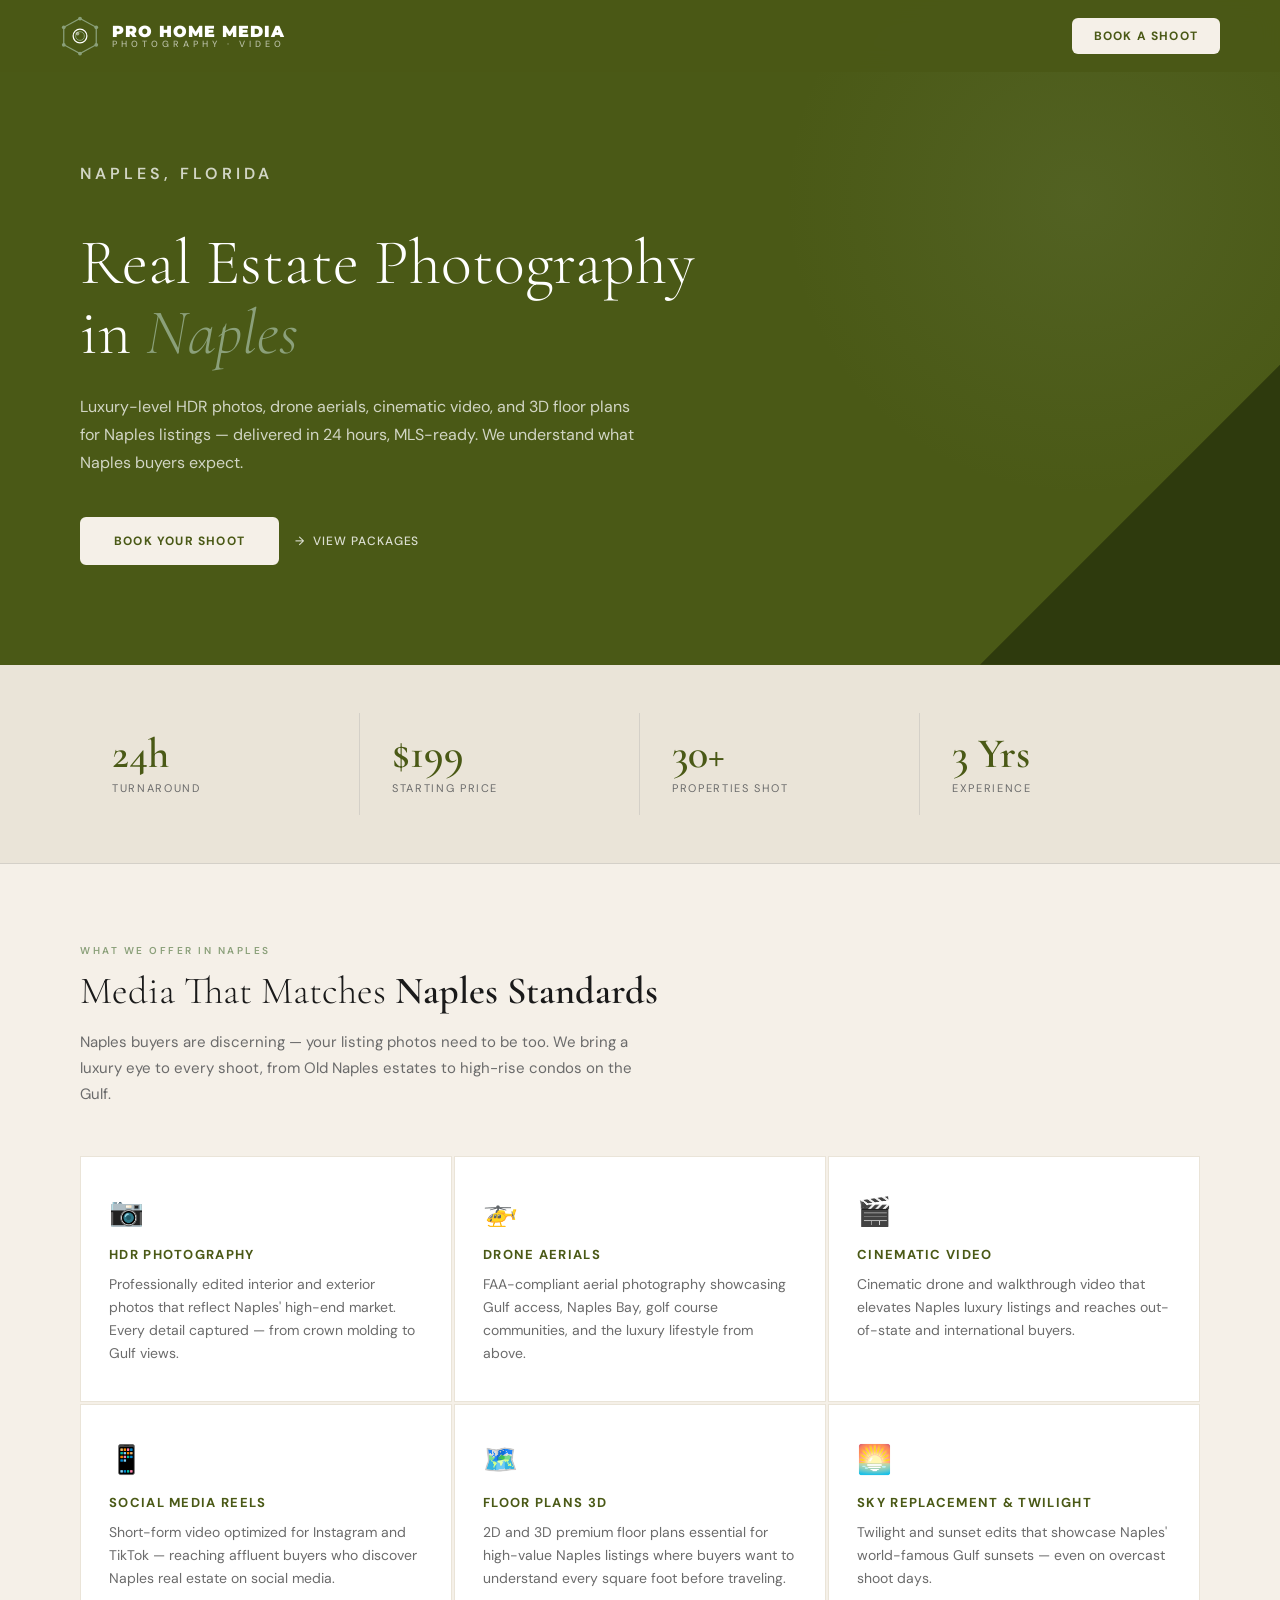
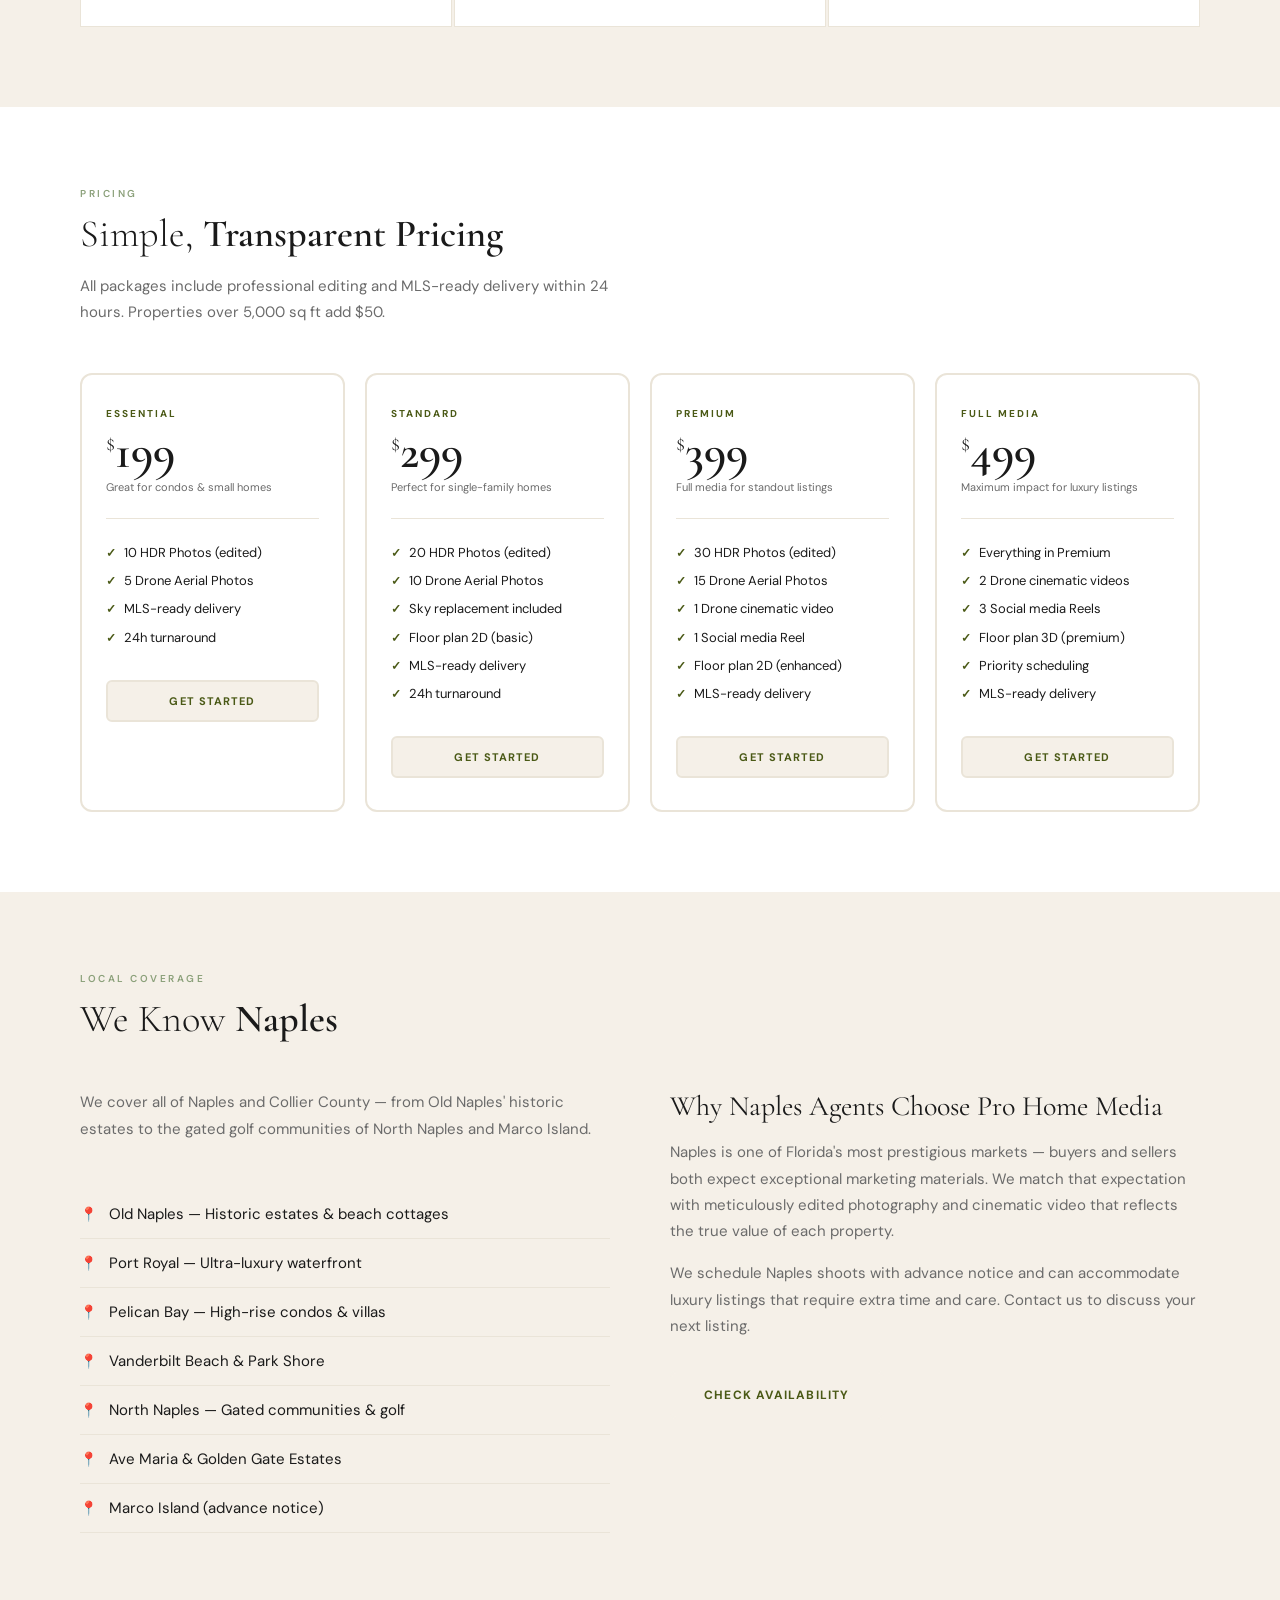
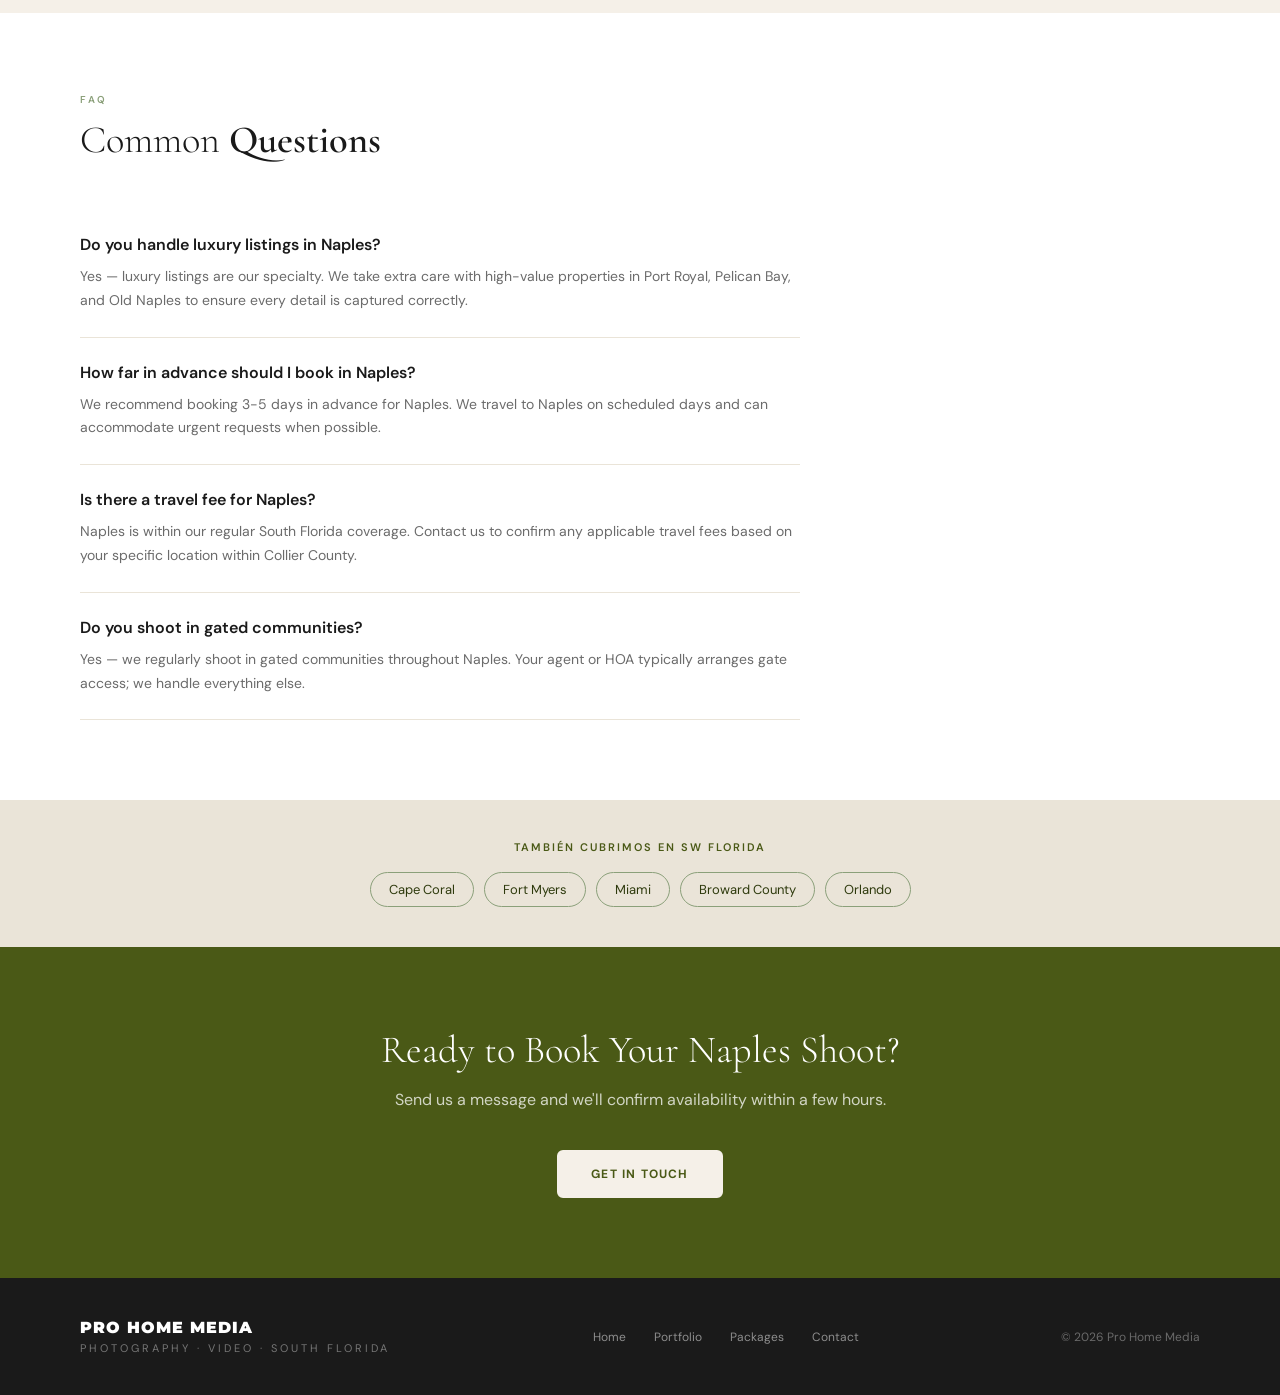
<file: real-estate-photography-naples.html>
<!DOCTYPE html>
<html lang="en">
<head>
<meta charset="UTF-8">
<meta name="viewport" content="width=device-width, initial-scale=1.0">
<title>Real Estate Photography Naples FL | Pro Home Media — HDR, Drone & Video</title>
<meta name="description" content="Professional real estate photography in Naples, FL. HDR photos, drone aerials, cinematic video, and floor plans for luxury and waterfront listings. 24-hour delivery. Starting at $199.">
<meta name="author" content="Pro Home Media">
<meta property="og:title" content="Real Estate Photography Naples FL | Pro Home Media">
<meta property="og:description" content="HDR photos, drone aerials, cinematic video & floor plans for Naples luxury real estate. 24h delivery. Starting at $199.">
<meta property="og:type" content="website">
<meta property="og:url" content="https://prohomemedia.com/real-estate-photography-naples.html">
<meta property="og:image" content="https://prohomemedia.com/og-image.svg">
<meta property="og:site_name" content="Pro Home Media">
<meta name="twitter:card" content="summary_large_image">
<meta name="twitter:title" content="Real Estate Photography Naples FL | Pro Home Media">
<meta name="twitter:description" content="HDR photos, drone aerials & cinematic video for Naples luxury listings. 24h delivery.">
<meta name="twitter:image" content="https://prohomemedia.com/og-image.svg">
<link rel="canonical" href="https://prohomemedia.com/real-estate-photography-naples.html">
<link rel="icon" type="image/svg+xml" href="data:image/svg+xml,%3Csvg xmlns='http://www.w3.org/2000/svg' viewBox='0 0 64 64'%3E%3Cpolygon points='32,4 58,18 58,46 32,60 6,46 6,18' fill='%234A5916' stroke='%238BA07A' stroke-width='2'/%3E%3Ccircle cx='32' cy='32' r='11' fill='none' stroke='white' stroke-width='2'/%3E%3Ccircle cx='32' cy='32' r='7' fill='none' stroke='%238BA07A' stroke-width='1.5'/%3E%3C/svg%3E">
<link rel="preconnect" href="https://fonts.googleapis.com">
<link rel="preconnect" href="https://fonts.gstatic.com" crossorigin>
<link href="https://fonts.googleapis.com/css2?family=Cormorant+Garamond:ital,wght@0,300;0,400;0,600;1,300;1,400&family=DM+Sans:wght@300;400;500;600;700&family=Montserrat:wght@700;900&display=swap" rel="stylesheet">
<link rel="stylesheet" href="city.css">
<script type="application/ld+json">
{
  "@context": "https://schema.org",
  "@type": "LocalBusiness",
  "@id": "https://prohomemedia.com/#business",
  "name": "Pro Home Media",
  "description": "Professional real estate photography, drone aerials, cinematic video, and floor plans in Naples, FL. 24-hour delivery.",
  "url": "https://prohomemedia.com/real-estate-photography-naples.html",
  "image": "https://prohomemedia.com/og-image.svg",
  "email": "novoaluis19@gmail.com",
  "address": {
    "@type": "PostalAddress",
    "addressLocality": "Naples",
    "addressRegion": "FL",
    "addressCountry": "US"
  },
  "areaServed": { "@type": "City", "name": "Naples" },
  "priceRange": "$$"
}
</script>
<script type="application/ld+json">
{
  "@context": "https://schema.org",
  "@type": "BreadcrumbList",
  "itemListElement": [
    { "@type": "ListItem", "position": 1, "name": "Home", "item": "https://prohomemedia.com/" },
    { "@type": "ListItem", "position": 2, "name": "Real Estate Photography Naples FL", "item": "https://prohomemedia.com/real-estate-photography-naples.html" }
  ]
}
</script>
</head>
<body>

<nav>
  <a href="/" class="nav-logo">
    <svg class="nav-logo-mark" viewBox="0 0 64 64" xmlns="http://www.w3.org/2000/svg">
      <polygon points="32,4 58,18 58,46 32,60 6,46 6,18" stroke="#8BA07A" stroke-width="2" fill="none"/>
      <circle cx="32" cy="32" r="11" fill="none" stroke="white" stroke-width="2"/>
      <circle cx="32" cy="32" r="7" fill="none" stroke="#8BA07A" stroke-width="1.5"/>
      <circle cx="28" cy="28" r="3" fill="white" opacity="0.5"/>
      <circle cx="32" cy="4" r="3" fill="#8BA07A"/>
      <circle cx="58" cy="18" r="3" fill="#8BA07A"/>
      <circle cx="58" cy="46" r="3" fill="#8BA07A"/>
      <circle cx="32" cy="60" r="3" fill="#8BA07A"/>
      <circle cx="6" cy="46" r="3" fill="#8BA07A"/>
      <circle cx="6" cy="18" r="3" fill="#8BA07A"/>
    </svg>
    <div class="nav-brand">
      <span class="nav-brand-main">PRO HOME MEDIA</span>
      <span class="nav-brand-sub">Photography · Video</span>
    </div>
  </a>
  <a href="/#contact" class="nav-cta">Book a Shoot</a>
</nav>

<header class="city-hero">
  <p class="hero-eyebrow">Naples, Florida</p>
  <h1>Real Estate Photography<br>in <em>Naples</em></h1>
  <p>Luxury-level HDR photos, drone aerials, cinematic video, and 3D floor plans for Naples listings — delivered in 24 hours, MLS-ready. We understand what Naples buyers expect.</p>
  <div class="hero-btns">
    <a href="/#contact" class="btn-primary">Book Your Shoot</a>
    <a href="/#packages" class="btn-ghost"><span>→</span> View Packages</a>
  </div>
</header>

<div class="city-stats">
  <div class="stat-item"><div class="stat-num">24h</div><div class="stat-label">Turnaround</div></div>
  <div class="stat-item"><div class="stat-num">$199</div><div class="stat-label">Starting Price</div></div>
  <div class="stat-item"><div class="stat-num">30+</div><div class="stat-label">Properties Shot</div></div>
  <div class="stat-item"><div class="stat-num">3 Yrs</div><div class="stat-label">Experience</div></div>
</div>

<section class="services-bg">
  <p class="section-eyebrow">What We Offer in Naples</p>
  <h2 class="section-title">Media That Matches <strong>Naples Standards</strong></h2>
  <p class="section-desc">Naples buyers are discerning — your listing photos need to be too. We bring a luxury eye to every shoot, from Old Naples estates to high-rise condos on the Gulf.</p>
  <div class="services-grid">
    <div class="service-card">
      <div class="service-icon">📷</div>
      <div class="service-name">HDR Photography</div>
      <div class="service-desc">Professionally edited interior and exterior photos that reflect Naples' high-end market. Every detail captured — from crown molding to Gulf views.</div>
    </div>
    <div class="service-card">
      <div class="service-icon">🚁</div>
      <div class="service-name">Drone Aerials</div>
      <div class="service-desc">FAA-compliant aerial photography showcasing Gulf access, Naples Bay, golf course communities, and the luxury lifestyle from above.</div>
    </div>
    <div class="service-card">
      <div class="service-icon">🎬</div>
      <div class="service-name">Cinematic Video</div>
      <div class="service-desc">Cinematic drone and walkthrough video that elevates Naples luxury listings and reaches out-of-state and international buyers.</div>
    </div>
    <div class="service-card">
      <div class="service-icon">📱</div>
      <div class="service-name">Social Media Reels</div>
      <div class="service-desc">Short-form video optimized for Instagram and TikTok — reaching affluent buyers who discover Naples real estate on social media.</div>
    </div>
    <div class="service-card">
      <div class="service-icon">🗺️</div>
      <div class="service-name">Floor Plans 3D</div>
      <div class="service-desc">2D and 3D premium floor plans essential for high-value Naples listings where buyers want to understand every square foot before traveling.</div>
    </div>
    <div class="service-card">
      <div class="service-icon">🌅</div>
      <div class="service-name">Sky Replacement & Twilight</div>
      <div class="service-desc">Twilight and sunset edits that showcase Naples' world-famous Gulf sunsets — even on overcast shoot days.</div>
    </div>
  </div>
</section>

<section>
  <p class="section-eyebrow">Pricing</p>
  <h2 class="section-title">Simple, <strong>Transparent Pricing</strong></h2>
  <p class="section-desc">All packages include professional editing and MLS-ready delivery within 24 hours. Properties over 5,000 sq ft add $50.</p>
  <div class="packages-grid">
    <div class="pkg-card">
      <div class="pkg-name">Essential</div>
      <div class="pkg-price"><span>$</span>199</div>
      <div class="pkg-sub">Great for condos & small homes</div>
      <div class="pkg-divider"></div>
      <ul class="pkg-features">
        <li>10 HDR Photos (edited)</li>
        <li>5 Drone Aerial Photos</li>
        <li>MLS-ready delivery</li>
        <li>24h turnaround</li>
      </ul>
      <a href="/#contact" class="pkg-btn">Get Started</a>
    </div>
    <div class="pkg-card">
      <div class="pkg-name">Standard</div>
      <div class="pkg-price"><span>$</span>299</div>
      <div class="pkg-sub">Perfect for single-family homes</div>
      <div class="pkg-divider"></div>
      <ul class="pkg-features">
        <li>20 HDR Photos (edited)</li>
        <li>10 Drone Aerial Photos</li>
        <li>Sky replacement included</li>
        <li>Floor plan 2D (basic)</li>
        <li>MLS-ready delivery</li>
        <li>24h turnaround</li>
      </ul>
      <a href="/#contact" class="pkg-btn">Get Started</a>
    </div>
    <div class="pkg-card">
      <div class="pkg-name">Premium</div>
      <div class="pkg-price"><span>$</span>399</div>
      <div class="pkg-sub">Full media for standout listings</div>
      <div class="pkg-divider"></div>
      <ul class="pkg-features">
        <li>30 HDR Photos (edited)</li>
        <li>15 Drone Aerial Photos</li>
        <li>1 Drone cinematic video</li>
        <li>1 Social media Reel</li>
        <li>Floor plan 2D (enhanced)</li>
        <li>MLS-ready delivery</li>
      </ul>
      <a href="/#contact" class="pkg-btn">Get Started</a>
    </div>
    <div class="pkg-card">
      <div class="pkg-name">Full Media</div>
      <div class="pkg-price"><span>$</span>499</div>
      <div class="pkg-sub">Maximum impact for luxury listings</div>
      <div class="pkg-divider"></div>
      <ul class="pkg-features">
        <li>Everything in Premium</li>
        <li>2 Drone cinematic videos</li>
        <li>3 Social media Reels</li>
        <li>Floor plan 3D (premium)</li>
        <li>Priority scheduling</li>
        <li>MLS-ready delivery</li>
      </ul>
      <a href="/#contact" class="pkg-btn">Get Started</a>
    </div>
  </div>
</section>

<section class="local-bg">
  <p class="section-eyebrow">Local Coverage</p>
  <h2 class="section-title">We Know <strong>Naples</strong></h2>
  <div class="local-grid">
    <div>
      <p class="section-desc">We cover all of Naples and Collier County — from Old Naples' historic estates to the gated golf communities of North Naples and Marco Island.</p>
      <ul class="local-areas">
        <li>Old Naples — Historic estates & beach cottages</li>
        <li>Port Royal — Ultra-luxury waterfront</li>
        <li>Pelican Bay — High-rise condos & villas</li>
        <li>Vanderbilt Beach & Park Shore</li>
        <li>North Naples — Gated communities & golf</li>
        <li>Ave Maria & Golden Gate Estates</li>
        <li>Marco Island (advance notice)</li>
      </ul>
    </div>
    <div class="local-why">
      <h3>Why Naples Agents Choose Pro Home Media</h3>
      <p>Naples is one of Florida's most prestigious markets — buyers and sellers both expect exceptional marketing materials. We match that expectation with meticulously edited photography and cinematic video that reflects the true value of each property.</p>
      <p>We schedule Naples shoots with advance notice and can accommodate luxury listings that require extra time and care. Contact us to discuss your next listing.</p>
      <a href="/#contact" class="btn-primary" style="display:inline-block; margin-top:16px;">Check Availability</a>
    </div>
  </div>
</section>

<section>
  <p class="section-eyebrow">FAQ</p>
  <h2 class="section-title">Common <strong>Questions</strong></h2>
  <div class="faq-list">
    <div class="faq-item">
      <div class="faq-q">Do you handle luxury listings in Naples?</div>
      <div class="faq-a">Yes — luxury listings are our specialty. We take extra care with high-value properties in Port Royal, Pelican Bay, and Old Naples to ensure every detail is captured correctly.</div>
    </div>
    <div class="faq-item">
      <div class="faq-q">How far in advance should I book in Naples?</div>
      <div class="faq-a">We recommend booking 3-5 days in advance for Naples. We travel to Naples on scheduled days and can accommodate urgent requests when possible.</div>
    </div>
    <div class="faq-item">
      <div class="faq-q">Is there a travel fee for Naples?</div>
      <div class="faq-a">Naples is within our regular South Florida coverage. Contact us to confirm any applicable travel fees based on your specific location within Collier County.</div>
    </div>
    <div class="faq-item">
      <div class="faq-q">Do you shoot in gated communities?</div>
      <div class="faq-a">Yes — we regularly shoot in gated communities throughout Naples. Your agent or HOA typically arranges gate access; we handle everything else.</div>
    </div>
  </div>
</section>

<div class="also-covers">
  <p>También cubrimos en SW Florida</p>
  <div class="also-links">
    <a href="/real-estate-photography-cape-coral.html">Cape Coral</a>
    <a href="/real-estate-photography-fort-myers.html">Fort Myers</a>
    <a href="/real-estate-photography-miami.html">Miami</a>
    <a href="/real-estate-photography-broward.html">Broward County</a>
    <a href="/real-estate-photography-orlando.html">Orlando</a>
  </div>
</div>

<div class="cta-band">
  <h2>Ready to Book Your Naples Shoot?</h2>
  <p>Send us a message and we'll confirm availability within a few hours.</p>
  <a href="/#contact" class="btn-primary">Get in Touch</a>
</div>

<footer>
  <div>
    <div class="footer-brand">PRO HOME MEDIA</div>
    <div class="footer-sub">Photography · Video · South Florida</div>
  </div>
  <div class="footer-links">
    <a href="/">Home</a>
    <a href="/portfolio.html">Portfolio</a>
    <a href="/#packages">Packages</a>
    <a href="/#contact">Contact</a>
  </div>
  <div class="footer-copy">© 2026 Pro Home Media</div>
</footer>

</body>
</html>
</file>
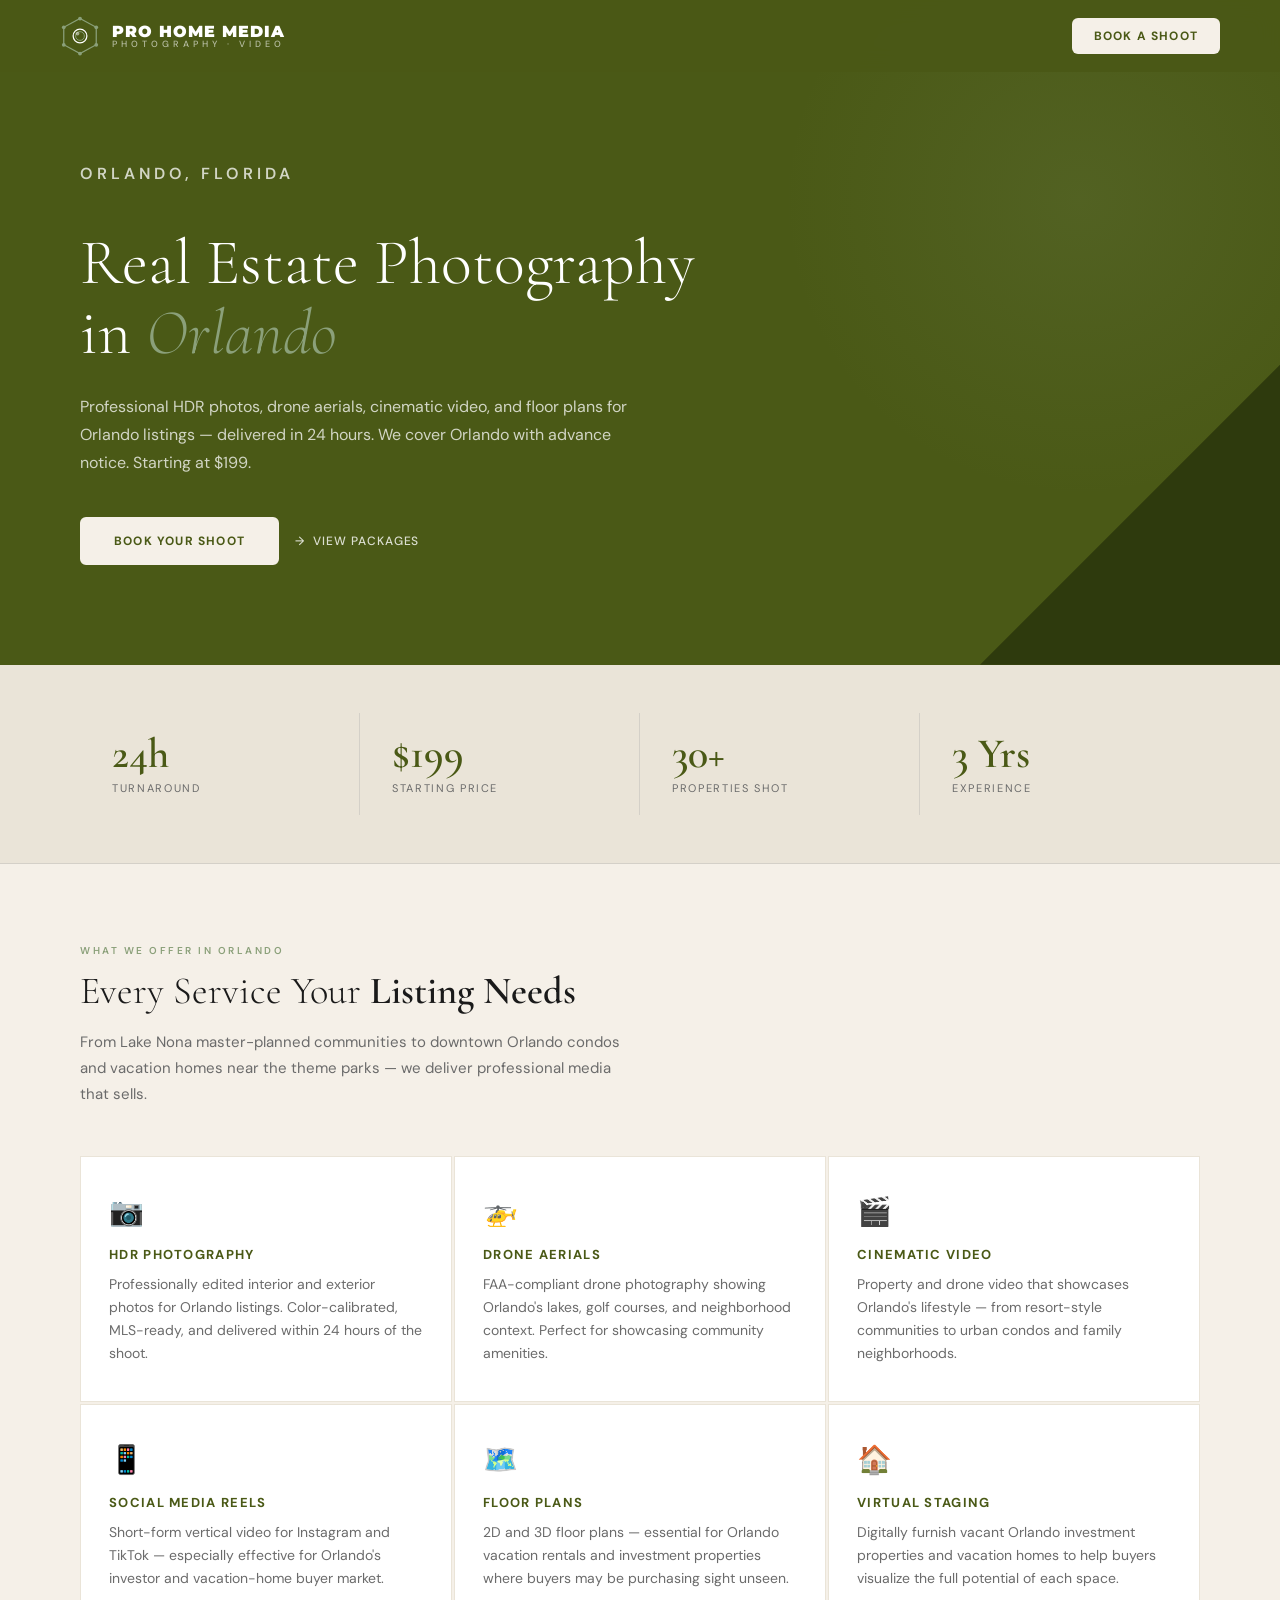
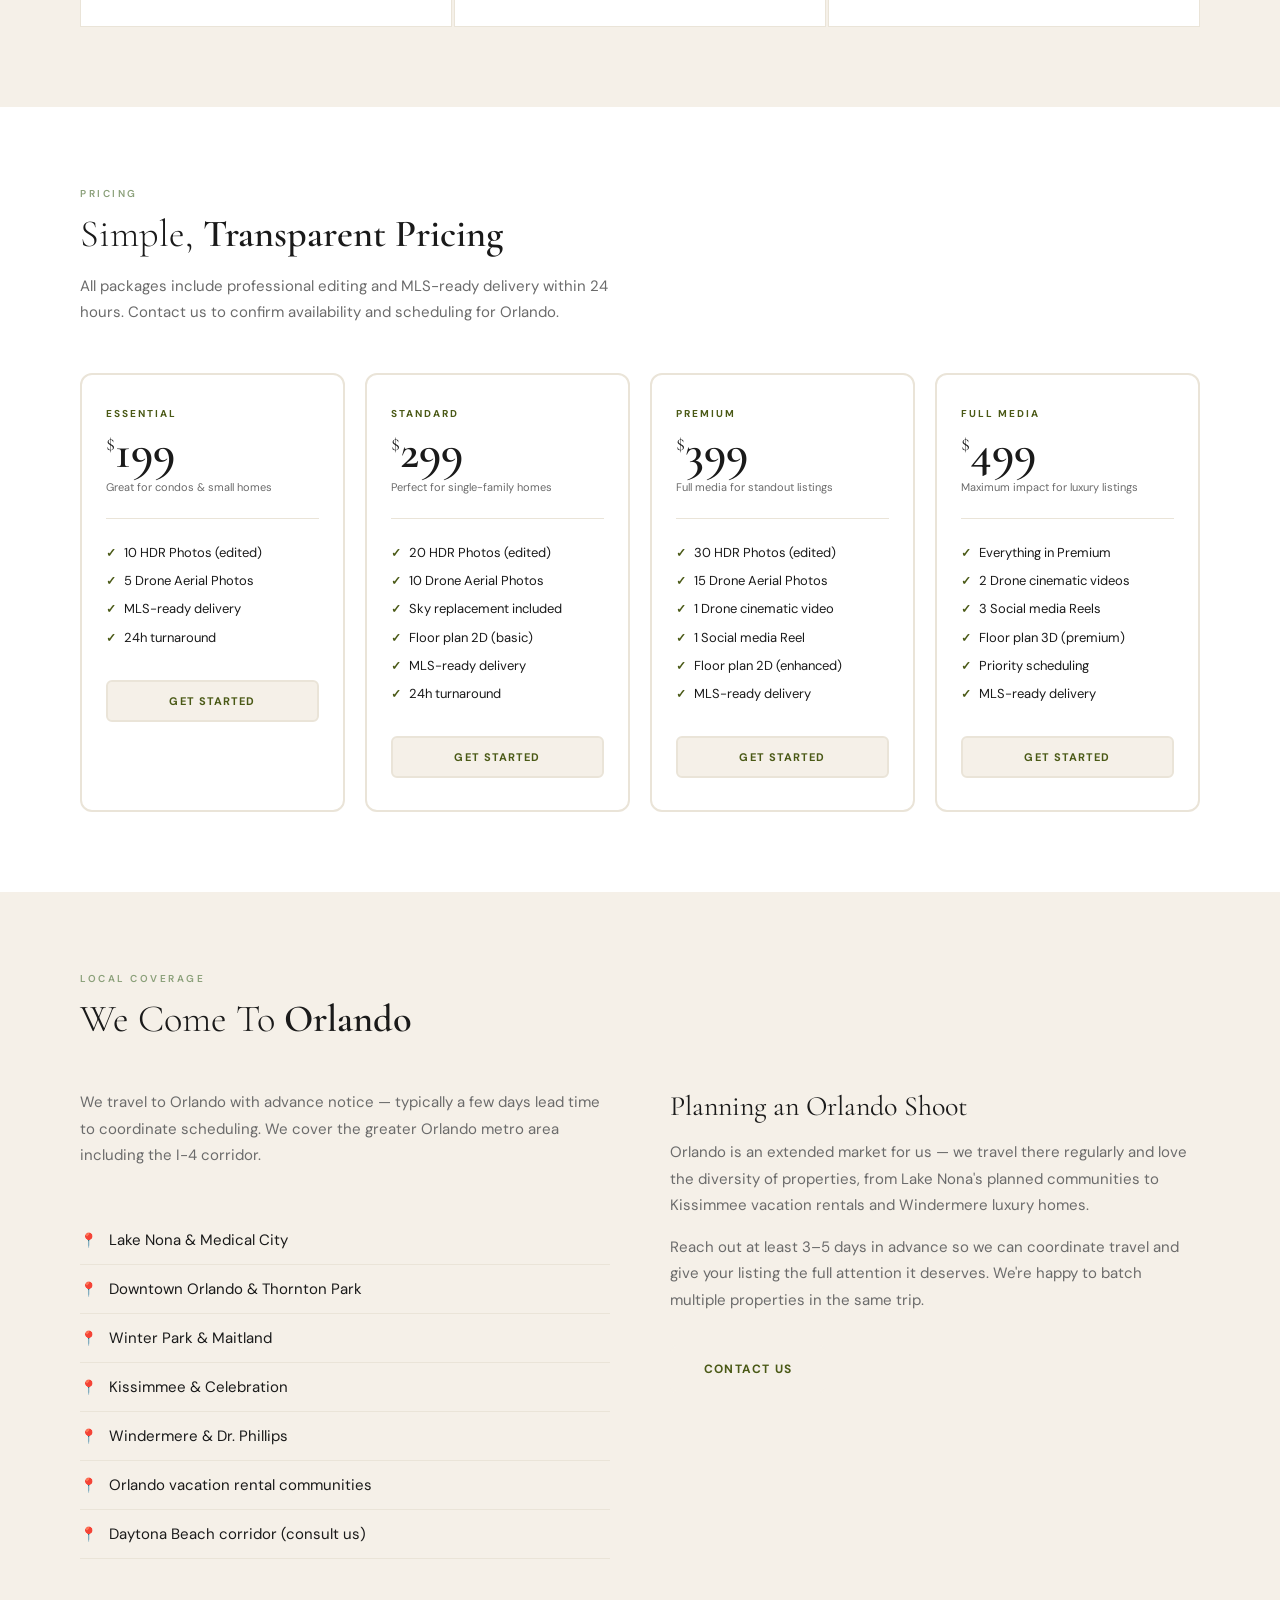
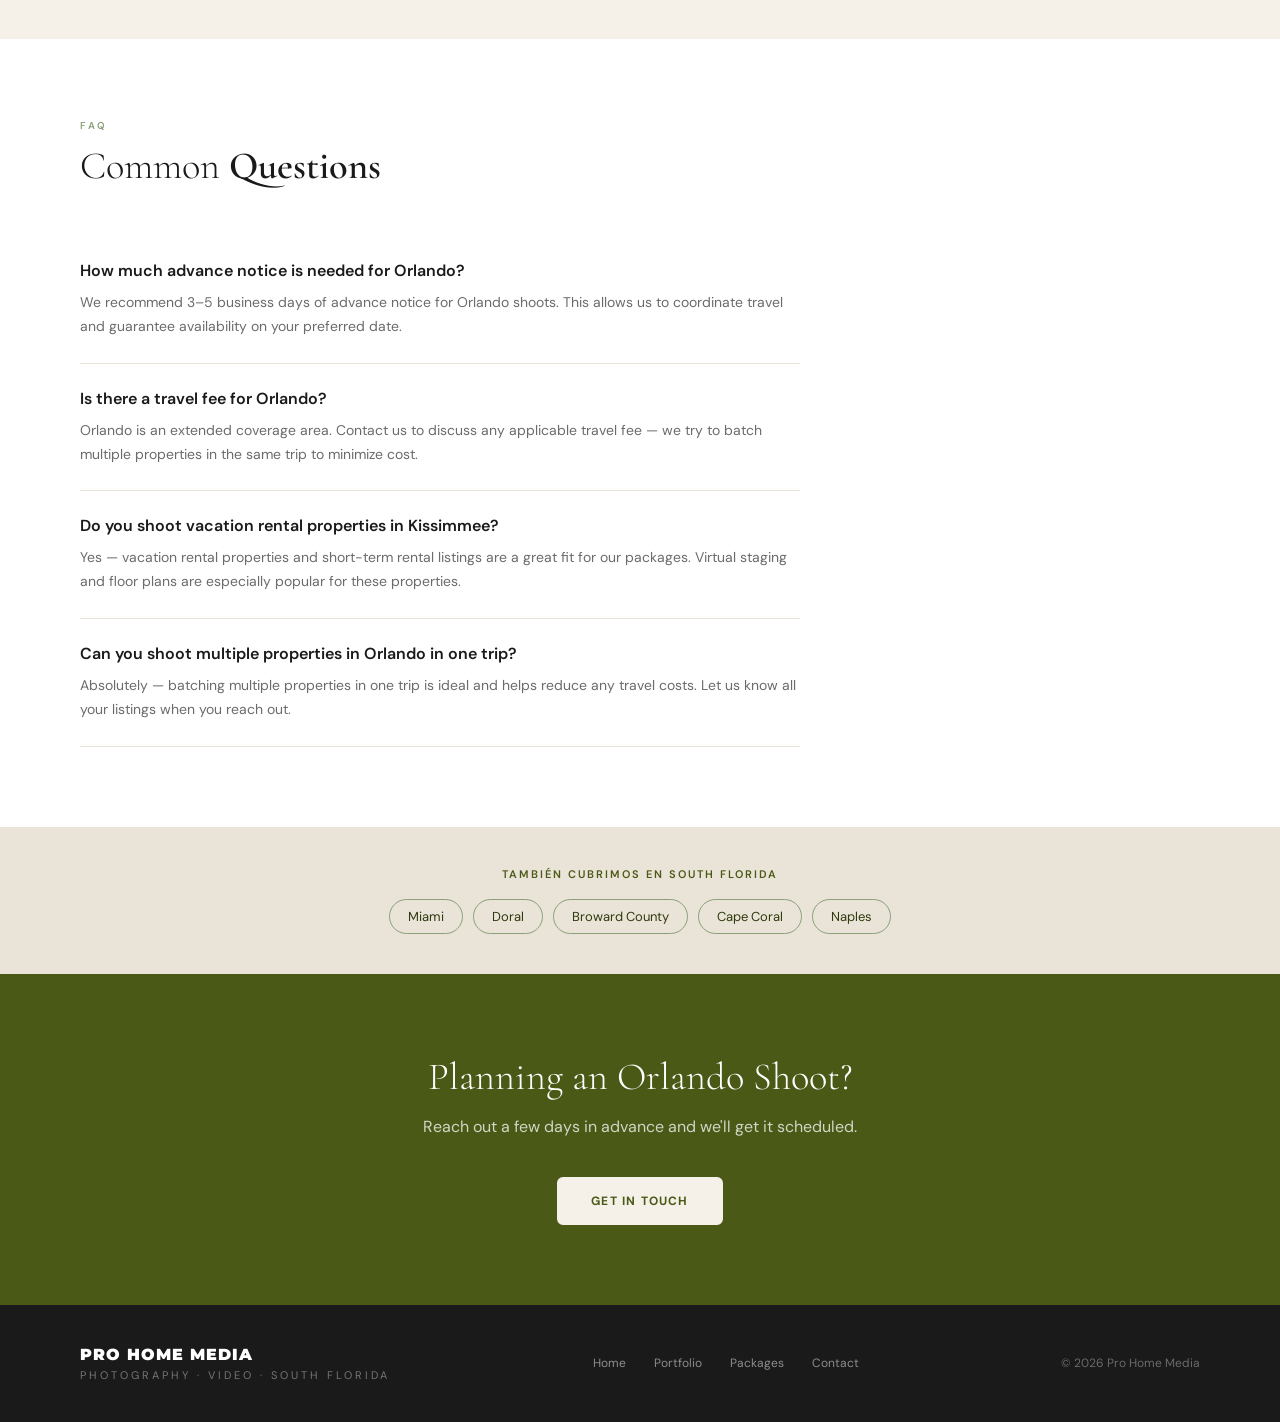
<file: real-estate-photography-orlando.html>
<!DOCTYPE html>
<html lang="en">
<head>
<meta charset="UTF-8">
<meta name="viewport" content="width=device-width, initial-scale=1.0">
<title>Real Estate Photography Orlando FL | Pro Home Media — HDR, Drone & Video</title>
<meta name="description" content="Professional real estate photography in Orlando, FL. HDR photos, drone aerials, cinematic video, and floor plans. 24-hour delivery. Book with advance notice. Starting at $199.">
<meta name="author" content="Pro Home Media">
<meta property="og:title" content="Real Estate Photography Orlando FL | Pro Home Media">
<meta property="og:description" content="HDR photos, drone aerials, cinematic video & floor plans for Orlando real estate agents. 24h delivery. Starting at $199. Book with advance notice.">
<meta property="og:type" content="website">
<meta property="og:url" content="https://prohomemedia.com/real-estate-photography-orlando.html">
<meta property="og:image" content="https://prohomemedia.com/og-image.svg">
<meta property="og:site_name" content="Pro Home Media">
<meta name="twitter:card" content="summary_large_image">
<meta name="twitter:title" content="Real Estate Photography Orlando FL | Pro Home Media">
<meta name="twitter:description" content="HDR photos, drone aerials & cinematic video for Orlando listings. 24h delivery. Book with advance notice.">
<meta name="twitter:image" content="https://prohomemedia.com/og-image.svg">
<link rel="canonical" href="https://prohomemedia.com/real-estate-photography-orlando.html">
<link rel="icon" type="image/svg+xml" href="data:image/svg+xml,%3Csvg xmlns='http://www.w3.org/2000/svg' viewBox='0 0 64 64'%3E%3Cpolygon points='32,4 58,18 58,46 32,60 6,46 6,18' fill='%234A5916' stroke='%238BA07A' stroke-width='2'/%3E%3Ccircle cx='32' cy='32' r='11' fill='none' stroke='white' stroke-width='2'/%3E%3Ccircle cx='32' cy='32' r='7' fill='none' stroke='%238BA07A' stroke-width='1.5'/%3E%3C/svg%3E">
<link rel="preconnect" href="https://fonts.googleapis.com">
<link rel="preconnect" href="https://fonts.gstatic.com" crossorigin>
<link href="https://fonts.googleapis.com/css2?family=Cormorant+Garamond:ital,wght@0,300;0,400;0,600;1,300;1,400&family=DM+Sans:wght@300;400;500;600;700&family=Montserrat:wght@700;900&display=swap" rel="stylesheet">
<link rel="stylesheet" href="city.css">
<script type="application/ld+json">
{
  "@context": "https://schema.org",
  "@type": "LocalBusiness",
  "@id": "https://prohomemedia.com/#business",
  "name": "Pro Home Media",
  "description": "Professional real estate photography, drone aerials, cinematic video, and floor plans in Orlando, FL. 24-hour delivery with advance scheduling.",
  "url": "https://prohomemedia.com/real-estate-photography-orlando.html",
  "image": "https://prohomemedia.com/og-image.svg",
  "email": "novoaluis19@gmail.com",
  "address": {
    "@type": "PostalAddress",
    "addressLocality": "Orlando",
    "addressRegion": "FL",
    "addressCountry": "US"
  },
  "areaServed": { "@type": "City", "name": "Orlando" },
  "priceRange": "$$"
}
</script>
<script type="application/ld+json">
{
  "@context": "https://schema.org",
  "@type": "BreadcrumbList",
  "itemListElement": [
    { "@type": "ListItem", "position": 1, "name": "Home", "item": "https://prohomemedia.com/" },
    { "@type": "ListItem", "position": 2, "name": "Real Estate Photography Orlando FL", "item": "https://prohomemedia.com/real-estate-photography-orlando.html" }
  ]
}
</script>
</head>
<body>

<nav>
  <a href="/" class="nav-logo">
    <svg class="nav-logo-mark" viewBox="0 0 64 64" xmlns="http://www.w3.org/2000/svg">
      <polygon points="32,4 58,18 58,46 32,60 6,46 6,18" stroke="#8BA07A" stroke-width="2" fill="none"/>
      <circle cx="32" cy="32" r="11" fill="none" stroke="white" stroke-width="2"/>
      <circle cx="32" cy="32" r="7" fill="none" stroke="#8BA07A" stroke-width="1.5"/>
      <circle cx="28" cy="28" r="3" fill="white" opacity="0.5"/>
      <circle cx="32" cy="4" r="3" fill="#8BA07A"/>
      <circle cx="58" cy="18" r="3" fill="#8BA07A"/>
      <circle cx="58" cy="46" r="3" fill="#8BA07A"/>
      <circle cx="32" cy="60" r="3" fill="#8BA07A"/>
      <circle cx="6" cy="46" r="3" fill="#8BA07A"/>
      <circle cx="6" cy="18" r="3" fill="#8BA07A"/>
    </svg>
    <div class="nav-brand">
      <span class="nav-brand-main">PRO HOME MEDIA</span>
      <span class="nav-brand-sub">Photography · Video</span>
    </div>
  </a>
  <a href="/#contact" class="nav-cta">Book a Shoot</a>
</nav>

<header class="city-hero">
  <p class="hero-eyebrow">Orlando, Florida</p>
  <h1>Real Estate Photography<br>in <em>Orlando</em></h1>
  <p>Professional HDR photos, drone aerials, cinematic video, and floor plans for Orlando listings — delivered in 24 hours. We cover Orlando with advance notice. Starting at $199.</p>
  <div class="hero-btns">
    <a href="/#contact" class="btn-primary">Book Your Shoot</a>
    <a href="/#packages" class="btn-ghost"><span>→</span> View Packages</a>
  </div>
</header>

<div class="city-stats">
  <div class="stat-item"><div class="stat-num">24h</div><div class="stat-label">Turnaround</div></div>
  <div class="stat-item"><div class="stat-num">$199</div><div class="stat-label">Starting Price</div></div>
  <div class="stat-item"><div class="stat-num">30+</div><div class="stat-label">Properties Shot</div></div>
  <div class="stat-item"><div class="stat-num">3 Yrs</div><div class="stat-label">Experience</div></div>
</div>

<section class="services-bg">
  <p class="section-eyebrow">What We Offer in Orlando</p>
  <h2 class="section-title">Every Service Your <strong>Listing Needs</strong></h2>
  <p class="section-desc">From Lake Nona master-planned communities to downtown Orlando condos and vacation homes near the theme parks — we deliver professional media that sells.</p>
  <div class="services-grid">
    <div class="service-card">
      <div class="service-icon">📷</div>
      <div class="service-name">HDR Photography</div>
      <div class="service-desc">Professionally edited interior and exterior photos for Orlando listings. Color-calibrated, MLS-ready, and delivered within 24 hours of the shoot.</div>
    </div>
    <div class="service-card">
      <div class="service-icon">🚁</div>
      <div class="service-name">Drone Aerials</div>
      <div class="service-desc">FAA-compliant drone photography showing Orlando's lakes, golf courses, and neighborhood context. Perfect for showcasing community amenities.</div>
    </div>
    <div class="service-card">
      <div class="service-icon">🎬</div>
      <div class="service-name">Cinematic Video</div>
      <div class="service-desc">Property and drone video that showcases Orlando's lifestyle — from resort-style communities to urban condos and family neighborhoods.</div>
    </div>
    <div class="service-card">
      <div class="service-icon">📱</div>
      <div class="service-name">Social Media Reels</div>
      <div class="service-desc">Short-form vertical video for Instagram and TikTok — especially effective for Orlando's investor and vacation-home buyer market.</div>
    </div>
    <div class="service-card">
      <div class="service-icon">🗺️</div>
      <div class="service-name">Floor Plans</div>
      <div class="service-desc">2D and 3D floor plans — essential for Orlando vacation rentals and investment properties where buyers may be purchasing sight unseen.</div>
    </div>
    <div class="service-card">
      <div class="service-icon">🏠</div>
      <div class="service-name">Virtual Staging</div>
      <div class="service-desc">Digitally furnish vacant Orlando investment properties and vacation homes to help buyers visualize the full potential of each space.</div>
    </div>
  </div>
</section>

<section>
  <p class="section-eyebrow">Pricing</p>
  <h2 class="section-title">Simple, <strong>Transparent Pricing</strong></h2>
  <p class="section-desc">All packages include professional editing and MLS-ready delivery within 24 hours. Contact us to confirm availability and scheduling for Orlando.</p>
  <div class="packages-grid">
    <div class="pkg-card">
      <div class="pkg-name">Essential</div>
      <div class="pkg-price"><span>$</span>199</div>
      <div class="pkg-sub">Great for condos & small homes</div>
      <div class="pkg-divider"></div>
      <ul class="pkg-features">
        <li>10 HDR Photos (edited)</li>
        <li>5 Drone Aerial Photos</li>
        <li>MLS-ready delivery</li>
        <li>24h turnaround</li>
      </ul>
      <a href="/#contact" class="pkg-btn">Get Started</a>
    </div>
    <div class="pkg-card">
      <div class="pkg-name">Standard</div>
      <div class="pkg-price"><span>$</span>299</div>
      <div class="pkg-sub">Perfect for single-family homes</div>
      <div class="pkg-divider"></div>
      <ul class="pkg-features">
        <li>20 HDR Photos (edited)</li>
        <li>10 Drone Aerial Photos</li>
        <li>Sky replacement included</li>
        <li>Floor plan 2D (basic)</li>
        <li>MLS-ready delivery</li>
        <li>24h turnaround</li>
      </ul>
      <a href="/#contact" class="pkg-btn">Get Started</a>
    </div>
    <div class="pkg-card">
      <div class="pkg-name">Premium</div>
      <div class="pkg-price"><span>$</span>399</div>
      <div class="pkg-sub">Full media for standout listings</div>
      <div class="pkg-divider"></div>
      <ul class="pkg-features">
        <li>30 HDR Photos (edited)</li>
        <li>15 Drone Aerial Photos</li>
        <li>1 Drone cinematic video</li>
        <li>1 Social media Reel</li>
        <li>Floor plan 2D (enhanced)</li>
        <li>MLS-ready delivery</li>
      </ul>
      <a href="/#contact" class="pkg-btn">Get Started</a>
    </div>
    <div class="pkg-card">
      <div class="pkg-name">Full Media</div>
      <div class="pkg-price"><span>$</span>499</div>
      <div class="pkg-sub">Maximum impact for luxury listings</div>
      <div class="pkg-divider"></div>
      <ul class="pkg-features">
        <li>Everything in Premium</li>
        <li>2 Drone cinematic videos</li>
        <li>3 Social media Reels</li>
        <li>Floor plan 3D (premium)</li>
        <li>Priority scheduling</li>
        <li>MLS-ready delivery</li>
      </ul>
      <a href="/#contact" class="pkg-btn">Get Started</a>
    </div>
  </div>
</section>

<section class="local-bg">
  <p class="section-eyebrow">Local Coverage</p>
  <h2 class="section-title">We Come To <strong>Orlando</strong></h2>
  <div class="local-grid">
    <div>
      <p class="section-desc">We travel to Orlando with advance notice — typically a few days lead time to coordinate scheduling. We cover the greater Orlando metro area including the I-4 corridor.</p>
      <ul class="local-areas">
        <li>Lake Nona & Medical City</li>
        <li>Downtown Orlando & Thornton Park</li>
        <li>Winter Park & Maitland</li>
        <li>Kissimmee & Celebration</li>
        <li>Windermere & Dr. Phillips</li>
        <li>Orlando vacation rental communities</li>
        <li>Daytona Beach corridor (consult us)</li>
      </ul>
    </div>
    <div class="local-why">
      <h3>Planning an Orlando Shoot</h3>
      <p>Orlando is an extended market for us — we travel there regularly and love the diversity of properties, from Lake Nona's planned communities to Kissimmee vacation rentals and Windermere luxury homes.</p>
      <p>Reach out at least 3–5 days in advance so we can coordinate travel and give your listing the full attention it deserves. We're happy to batch multiple properties in the same trip.</p>
      <a href="/#contact" class="btn-primary" style="display:inline-block; margin-top:16px;">Contact Us</a>
    </div>
  </div>
</section>

<section>
  <p class="section-eyebrow">FAQ</p>
  <h2 class="section-title">Common <strong>Questions</strong></h2>
  <div class="faq-list">
    <div class="faq-item">
      <div class="faq-q">How much advance notice is needed for Orlando?</div>
      <div class="faq-a">We recommend 3–5 business days of advance notice for Orlando shoots. This allows us to coordinate travel and guarantee availability on your preferred date.</div>
    </div>
    <div class="faq-item">
      <div class="faq-q">Is there a travel fee for Orlando?</div>
      <div class="faq-a">Orlando is an extended coverage area. Contact us to discuss any applicable travel fee — we try to batch multiple properties in the same trip to minimize cost.</div>
    </div>
    <div class="faq-item">
      <div class="faq-q">Do you shoot vacation rental properties in Kissimmee?</div>
      <div class="faq-a">Yes — vacation rental properties and short-term rental listings are a great fit for our packages. Virtual staging and floor plans are especially popular for these properties.</div>
    </div>
    <div class="faq-item">
      <div class="faq-q">Can you shoot multiple properties in Orlando in one trip?</div>
      <div class="faq-a">Absolutely — batching multiple properties in one trip is ideal and helps reduce any travel costs. Let us know all your listings when you reach out.</div>
    </div>
  </div>
</section>

<div class="also-covers">
  <p>También cubrimos en South Florida</p>
  <div class="also-links">
    <a href="/real-estate-photography-miami.html">Miami</a>
    <a href="/real-estate-photography-doral.html">Doral</a>
    <a href="/real-estate-photography-broward.html">Broward County</a>
    <a href="/real-estate-photography-cape-coral.html">Cape Coral</a>
    <a href="/real-estate-photography-naples.html">Naples</a>
  </div>
</div>

<div class="cta-band">
  <h2>Planning an Orlando Shoot?</h2>
  <p>Reach out a few days in advance and we'll get it scheduled.</p>
  <a href="/#contact" class="btn-primary">Get in Touch</a>
</div>

<footer>
  <div>
    <div class="footer-brand">PRO HOME MEDIA</div>
    <div class="footer-sub">Photography · Video · South Florida</div>
  </div>
  <div class="footer-links">
    <a href="/">Home</a>
    <a href="/portfolio.html">Portfolio</a>
    <a href="/#packages">Packages</a>
    <a href="/#contact">Contact</a>
  </div>
  <div class="footer-copy">© 2026 Pro Home Media</div>
</footer>

</body>
</html>
</file>
<file: city.css>
:root {
  --green: #4A5916;
  --green-dark: #2e3a0d;
  --green-light: #8BA07A;
  --cream: #F5F0E8;
  --cream-dark: #EAE4D8;
  --black: #1A1A1A;
  --white: #FFFFFF;
  --gray: #6B6B6B;
  --gray-light: #D4D0C8;
}
*, *::before, *::after { box-sizing: border-box; margin: 0; padding: 0; }
html { scroll-behavior: smooth; }
body { font-family: 'DM Sans', sans-serif; color: var(--black); background: var(--white); }

/* NAV */
nav {
  position: fixed; top: 0; left: 0; right: 0; z-index: 100;
  padding: 16px 60px;
  display: flex; align-items: center; justify-content: space-between;
  background: rgba(74,89,22,0.96);
  backdrop-filter: blur(12px);
}
.nav-logo { text-decoration: none; display: flex; align-items: center; gap: 12px; }
.nav-logo-mark {
  width: 40px; height: 40px;
}
.nav-brand { display: flex; flex-direction: column; line-height: 1; }
.nav-brand-main { font-family: 'Montserrat', sans-serif; font-size: 16px; font-weight: 900; color: white; letter-spacing: 1px; }
.nav-brand-sub { font-size: 9px; font-weight: 500; color: rgba(255,255,255,0.6); letter-spacing: 4px; text-transform: uppercase; }
.nav-cta {
  background: var(--cream); color: var(--green);
  padding: 10px 22px; border-radius: 6px;
  font-family: 'DM Sans', sans-serif; font-size: 12px; font-weight: 700;
  letter-spacing: 0.1em; text-transform: uppercase; text-decoration: none;
  transition: all 0.2s;
}
.nav-cta:hover { background: white; }

/* HERO */
.city-hero {
  background: var(--green);
  padding: 160px 80px 100px;
  position: relative; overflow: hidden;
}
.city-hero::before {
  content: '';
  position: absolute; top: -100px; right: -100px;
  width: 600px; height: 600px;
  background: radial-gradient(circle, rgba(139,160,122,0.12) 0%, transparent 70%);
}
.city-hero::after {
  content: '';
  position: absolute; bottom: 0; right: 0;
  width: 300px; height: 300px;
  background: var(--green-dark);
  clip-path: polygon(100% 0, 100% 100%, 0 100%);
}
.hero-eyebrow {
  font-size: 11px; font-weight: 600; letter-spacing: 0.25em;
  text-transform: uppercase; color: var(--green-light);
  margin-bottom: 20px;
}
.city-hero h1 {
  font-family: 'Cormorant Garamond', serif;
  font-size: clamp(42px, 5vw, 68px); font-weight: 300;
  color: white; line-height: 1.1; margin-bottom: 24px;
  max-width: 700px; position: relative; z-index: 1;
}
.city-hero h1 em { font-style: italic; color: var(--green-light); }
.city-hero p {
  font-size: 16px; line-height: 1.75; color: rgba(255,255,255,0.75);
  max-width: 560px; margin-bottom: 40px; position: relative; z-index: 1;
}
.hero-btns { display: flex; gap: 16px; align-items: center; position: relative; z-index: 1; flex-wrap: wrap; }
.btn-primary {
  background: var(--cream); color: var(--green);
  padding: 14px 32px; border-radius: 6px;
  font-size: 12px; font-weight: 700; letter-spacing: 0.1em; text-transform: uppercase;
  text-decoration: none; border: 2px solid var(--cream); transition: all 0.25s;
}
.btn-primary:hover { background: transparent; color: var(--cream); }
.btn-ghost {
  color: rgba(255,255,255,0.8); font-size: 12px; font-weight: 500;
  letter-spacing: 0.08em; text-transform: uppercase; text-decoration: none;
  display: flex; align-items: center; gap: 8px; transition: color 0.2s;
}
.btn-ghost:hover { color: white; }

/* STATS */
.city-stats {
  background: var(--cream-dark);
  padding: 48px 80px;
  display: grid; grid-template-columns: repeat(4, 1fr);
  gap: 0; border-bottom: 1px solid var(--gray-light);
}
.stat-item {
  padding: 20px 32px;
  border-right: 1px solid var(--gray-light);
}
.stat-item:last-child { border-right: none; }
.stat-num {
  font-family: 'Cormorant Garamond', serif;
  font-size: 42px; font-weight: 600; color: var(--green); line-height: 1;
}
.stat-label { font-size: 11px; letter-spacing: 0.15em; text-transform: uppercase; color: var(--gray); margin-top: 6px; }

/* SECTIONS */
section { padding: 80px; }
.section-eyebrow {
  font-size: 10px; font-weight: 600; letter-spacing: 0.25em;
  text-transform: uppercase; color: var(--green-light); margin-bottom: 12px;
}
.section-title {
  font-family: 'Cormorant Garamond', serif;
  font-size: clamp(32px, 3vw, 48px); font-weight: 300;
  color: var(--black); line-height: 1.15; margin-bottom: 16px;
}
.section-title strong { font-weight: 600; }
.section-desc { font-size: 15px; line-height: 1.75; color: var(--gray); max-width: 560px; margin-bottom: 48px; }

/* SERVICES GRID */
.services-bg { background: var(--cream); }
.services-grid {
  display: grid; grid-template-columns: repeat(3, 1fr); gap: 2px;
  margin-top: 48px;
}
.service-card {
  background: white; padding: 36px 28px;
  border: 1px solid var(--cream-dark);
  transition: border-color 0.3s, transform 0.3s;
}
.service-card:hover { border-color: var(--green-light); transform: translateY(-4px); }
.service-icon { font-size: 28px; margin-bottom: 16px; }
.service-name {
  font-size: 13px; font-weight: 700; letter-spacing: 0.1em;
  text-transform: uppercase; color: var(--green); margin-bottom: 10px;
}
.service-desc { font-size: 14px; line-height: 1.65; color: var(--gray); }

/* PACKAGES */
.packages-grid {
  display: grid; grid-template-columns: repeat(4, 1fr); gap: 20px; margin-top: 48px;
}
.pkg-card {
  background: white; border-radius: 12px; padding: 32px 24px;
  border: 2px solid var(--cream-dark);
  transition: border-color 0.3s, transform 0.3s, box-shadow 0.3s, background 0.3s;
}
.pkg-card:hover {
  background: var(--green-light); border-color: var(--green-light);
  transform: translateY(-8px); box-shadow: 0 20px 50px rgba(74,89,22,0.2);
}
.pkg-card:hover .pkg-name,
.pkg-card:hover .pkg-features li { color: rgba(255,255,255,0.9); }
.pkg-card:hover .pkg-price { color: white; }
.pkg-card:hover .pkg-sub { color: rgba(255,255,255,0.7); }
.pkg-card:hover .pkg-features li::before { color: var(--cream); }
.pkg-card:hover .pkg-btn { background: white; color: var(--green); border-color: white; }
.pkg-name {
  font-size: 10px; font-weight: 700; letter-spacing: 0.2em;
  text-transform: uppercase; color: var(--green); margin-bottom: 8px;
}
.pkg-price {
  font-family: 'Cormorant Garamond', serif;
  font-size: 48px; font-weight: 600; color: var(--black); line-height: 1; margin-bottom: 4px;
}
.pkg-price span { font-size: 22px; font-weight: 300; vertical-align: super; }
.pkg-sub { font-size: 11px; color: var(--gray); margin-bottom: 24px; }
.pkg-divider { height: 1px; background: var(--cream-dark); margin-bottom: 20px; }
.pkg-features { list-style: none; margin-bottom: 28px; }
.pkg-features li {
  font-size: 13px; color: var(--black); padding: 5px 0;
  display: flex; align-items: flex-start; gap: 8px; line-height: 1.4;
}
.pkg-features li::before { content: '✓'; color: var(--green); font-weight: 700; font-size: 12px; flex-shrink: 0; margin-top: 1px; }
.pkg-btn {
  display: block; width: 100%; padding: 12px;
  background: var(--cream); color: var(--green);
  border: 2px solid var(--cream-dark); border-radius: 6px;
  font-size: 11px; font-weight: 700; letter-spacing: 0.1em; text-transform: uppercase;
  text-decoration: none; text-align: center; transition: all 0.25s;
}
.pkg-btn:hover { background: var(--green); color: white; border-color: var(--green); }

/* LOCAL SECTION */
.local-bg { background: var(--cream); }
.local-grid { display: grid; grid-template-columns: 1fr 1fr; gap: 60px; align-items: start; margin-top: 48px; }
.local-areas { list-style: none; }
.local-areas li {
  padding: 14px 0; border-bottom: 1px solid var(--cream-dark);
  font-size: 15px; color: var(--black); display: flex; align-items: center; gap: 12px;
}
.local-areas li::before { content: '📍'; font-size: 14px; }
.local-why h3 {
  font-family: 'Cormorant Garamond', serif;
  font-size: 28px; font-weight: 400; color: var(--black); margin-bottom: 16px;
}
.local-why p { font-size: 15px; line-height: 1.75; color: var(--gray); margin-bottom: 16px; }

/* FAQ */
.faq-list { margin-top: 48px; max-width: 720px; }
.faq-item { border-bottom: 1px solid var(--cream-dark); padding: 24px 0; }
.faq-q { font-size: 16px; font-weight: 600; color: var(--black); margin-bottom: 10px; }
.faq-a { font-size: 14px; line-height: 1.7; color: var(--gray); }

/* CTA BAND */
.cta-band {
  background: var(--green); padding: 80px;
  text-align: center;
}
.cta-band h2 {
  font-family: 'Cormorant Garamond', serif;
  font-size: clamp(32px, 3vw, 52px); font-weight: 300; color: white;
  margin-bottom: 16px;
}
.cta-band p { font-size: 16px; color: rgba(255,255,255,0.75); margin-bottom: 40px; }
.cta-band .btn-primary { display: inline-block; }

/* FOOTER */
footer {
  background: var(--black); padding: 40px 80px;
  display: flex; align-items: center; justify-content: space-between;
}
.footer-brand { font-family: 'Montserrat', sans-serif; font-size: 16px; font-weight: 900; color: white; letter-spacing: 1px; }
.footer-sub { font-size: 11px; color: rgba(255,255,255,0.4); letter-spacing: 3px; text-transform: uppercase; margin-top: 4px; }
.footer-links { display: flex; gap: 28px; }
.footer-links a { font-size: 12px; color: rgba(255,255,255,0.5); text-decoration: none; transition: color 0.2s; }
.footer-links a:hover { color: var(--green-light); }
.footer-copy { font-size: 12px; color: rgba(255,255,255,0.35); }

/* MOBILE */
@media (max-width: 768px) {
  nav { padding: 14px 20px; }
  .city-hero { padding: 120px 24px 72px; }
  .city-stats { grid-template-columns: 1fr 1fr; padding: 32px 24px; }
  .stat-item { border-right: none; border-bottom: 1px solid var(--gray-light); }
  section { padding: 60px 24px; }
  .services-grid { grid-template-columns: 1fr; }
  .packages-grid { grid-template-columns: 1fr; }
  .local-grid { grid-template-columns: 1fr; gap: 32px; }
  .cta-band { padding: 60px 24px; }
  footer { flex-direction: column; gap: 24px; text-align: center; padding: 40px 24px; }
  .footer-links { flex-wrap: wrap; justify-content: center; }
}

/* Cross-links band */
.also-covers {
  background: var(--cream-dark);
  padding: 40px 80px;
  text-align: center;
}
.also-covers p {
  font-size: 11px; letter-spacing: 0.18em; text-transform: uppercase;
  color: var(--green); font-weight: 600; margin-bottom: 18px;
}
.also-links {
  display: flex; flex-wrap: wrap; justify-content: center; gap: 10px;
}
.also-links a {
  display: inline-block; padding: 8px 18px;
  border: 1px solid var(--green-light); border-radius: 100px;
  font-size: 13px; color: var(--green-dark); text-decoration: none;
  transition: background 0.2s, color 0.2s;
}
.also-links a:hover {
  background: var(--green); color: white;
}
@media (max-width: 768px) {
  .also-covers { padding: 32px 24px; }
}
</file>
